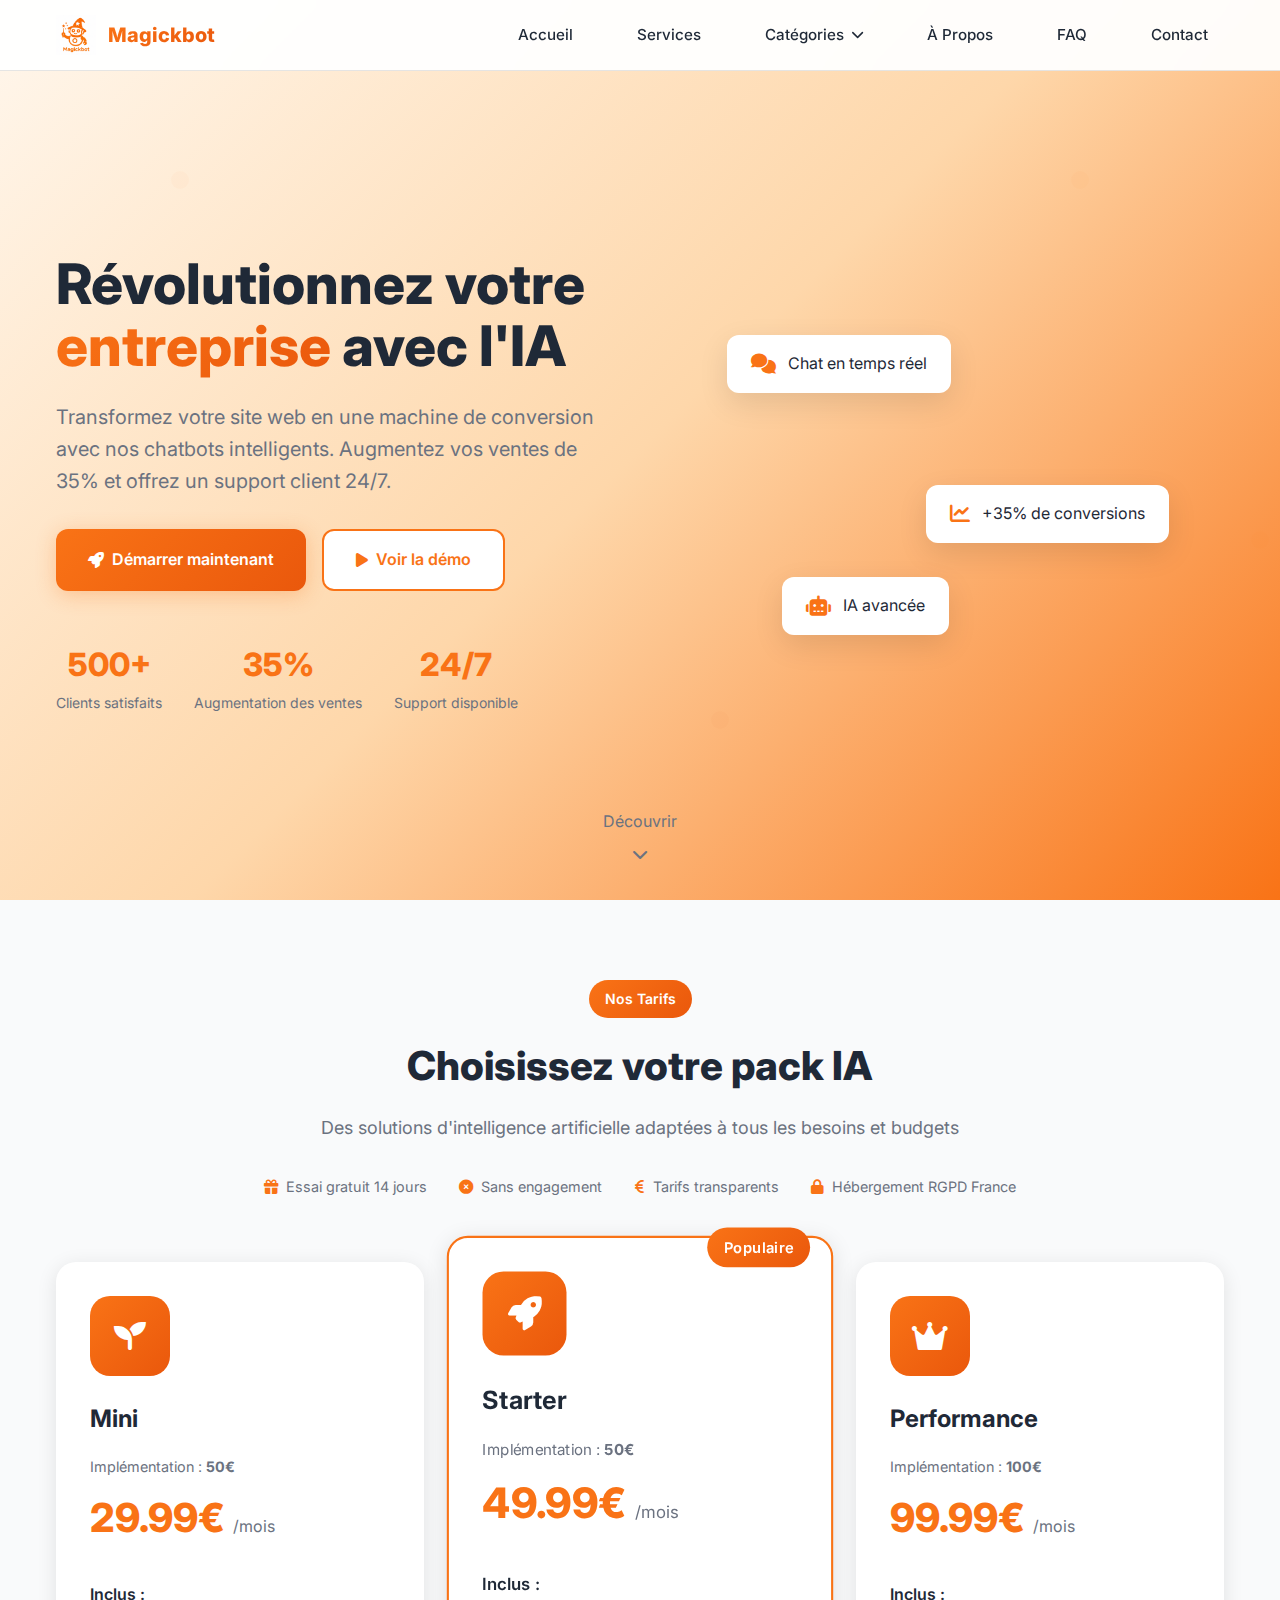
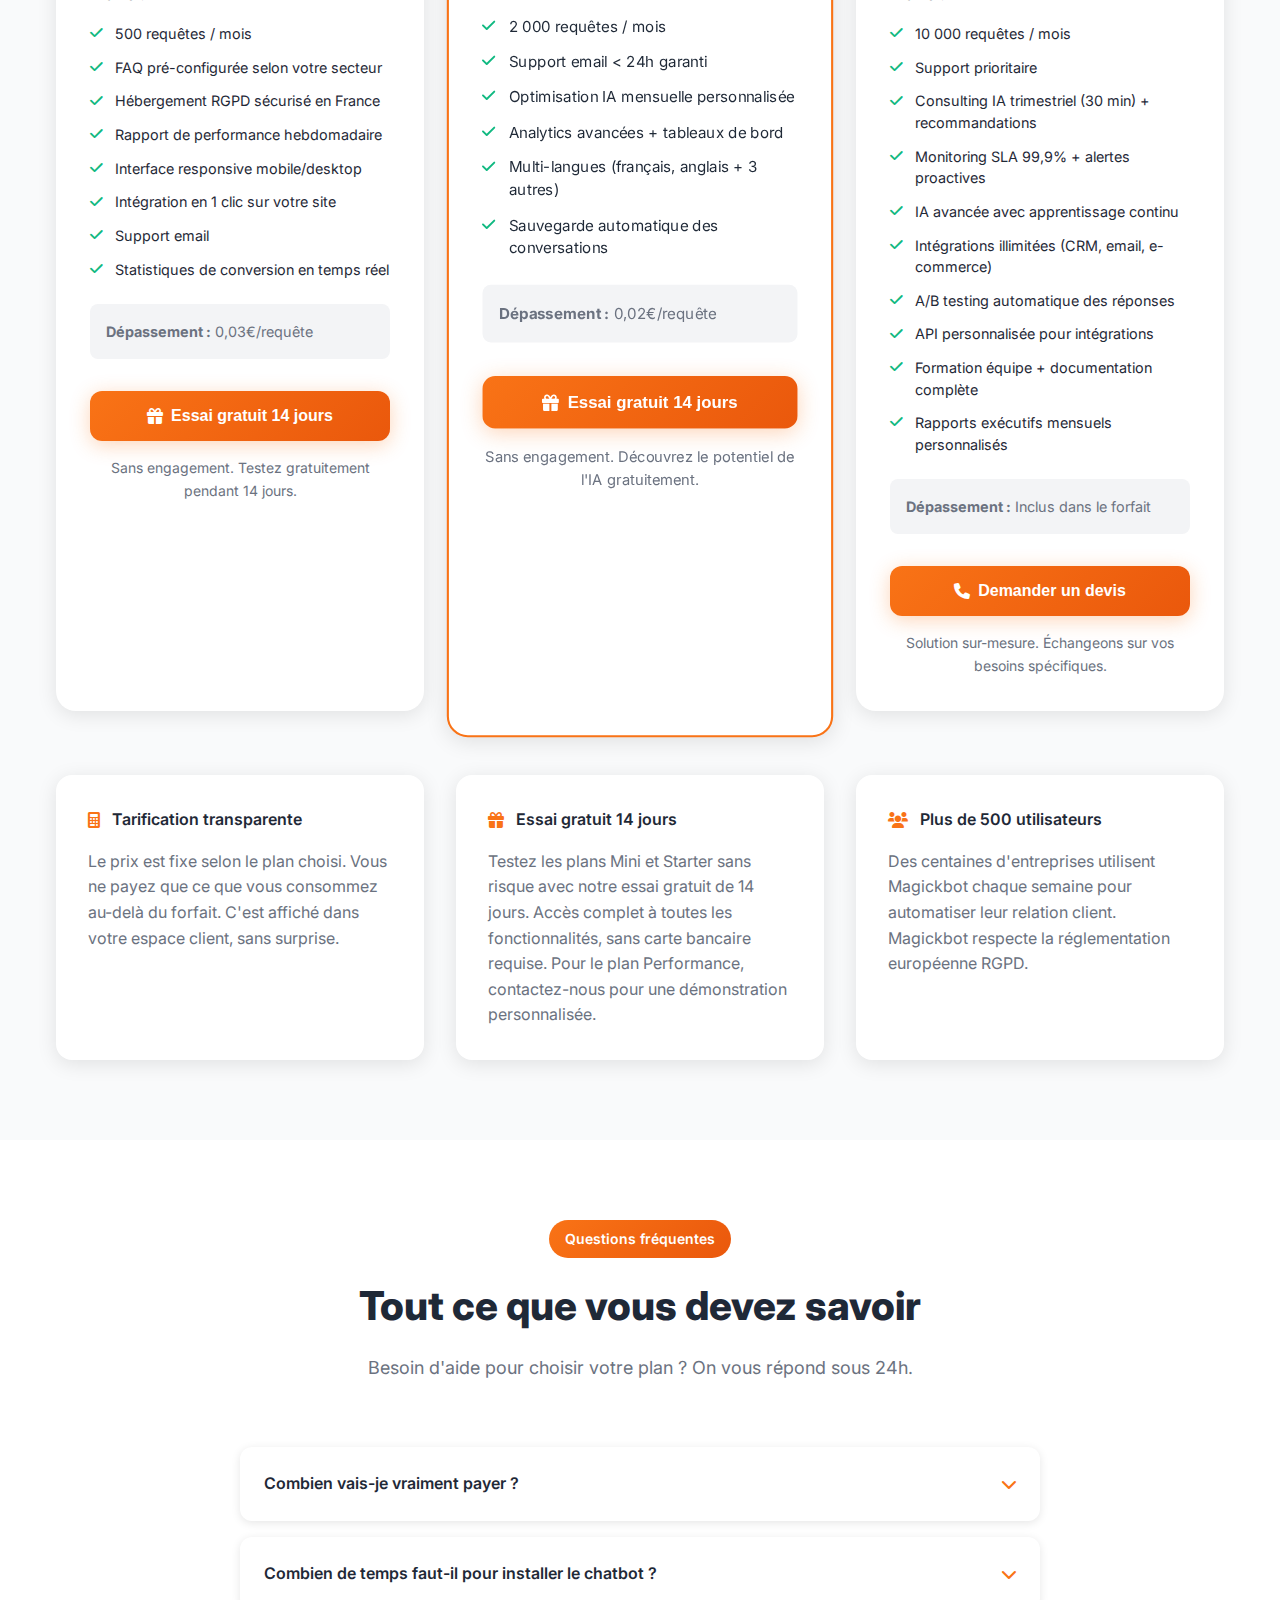
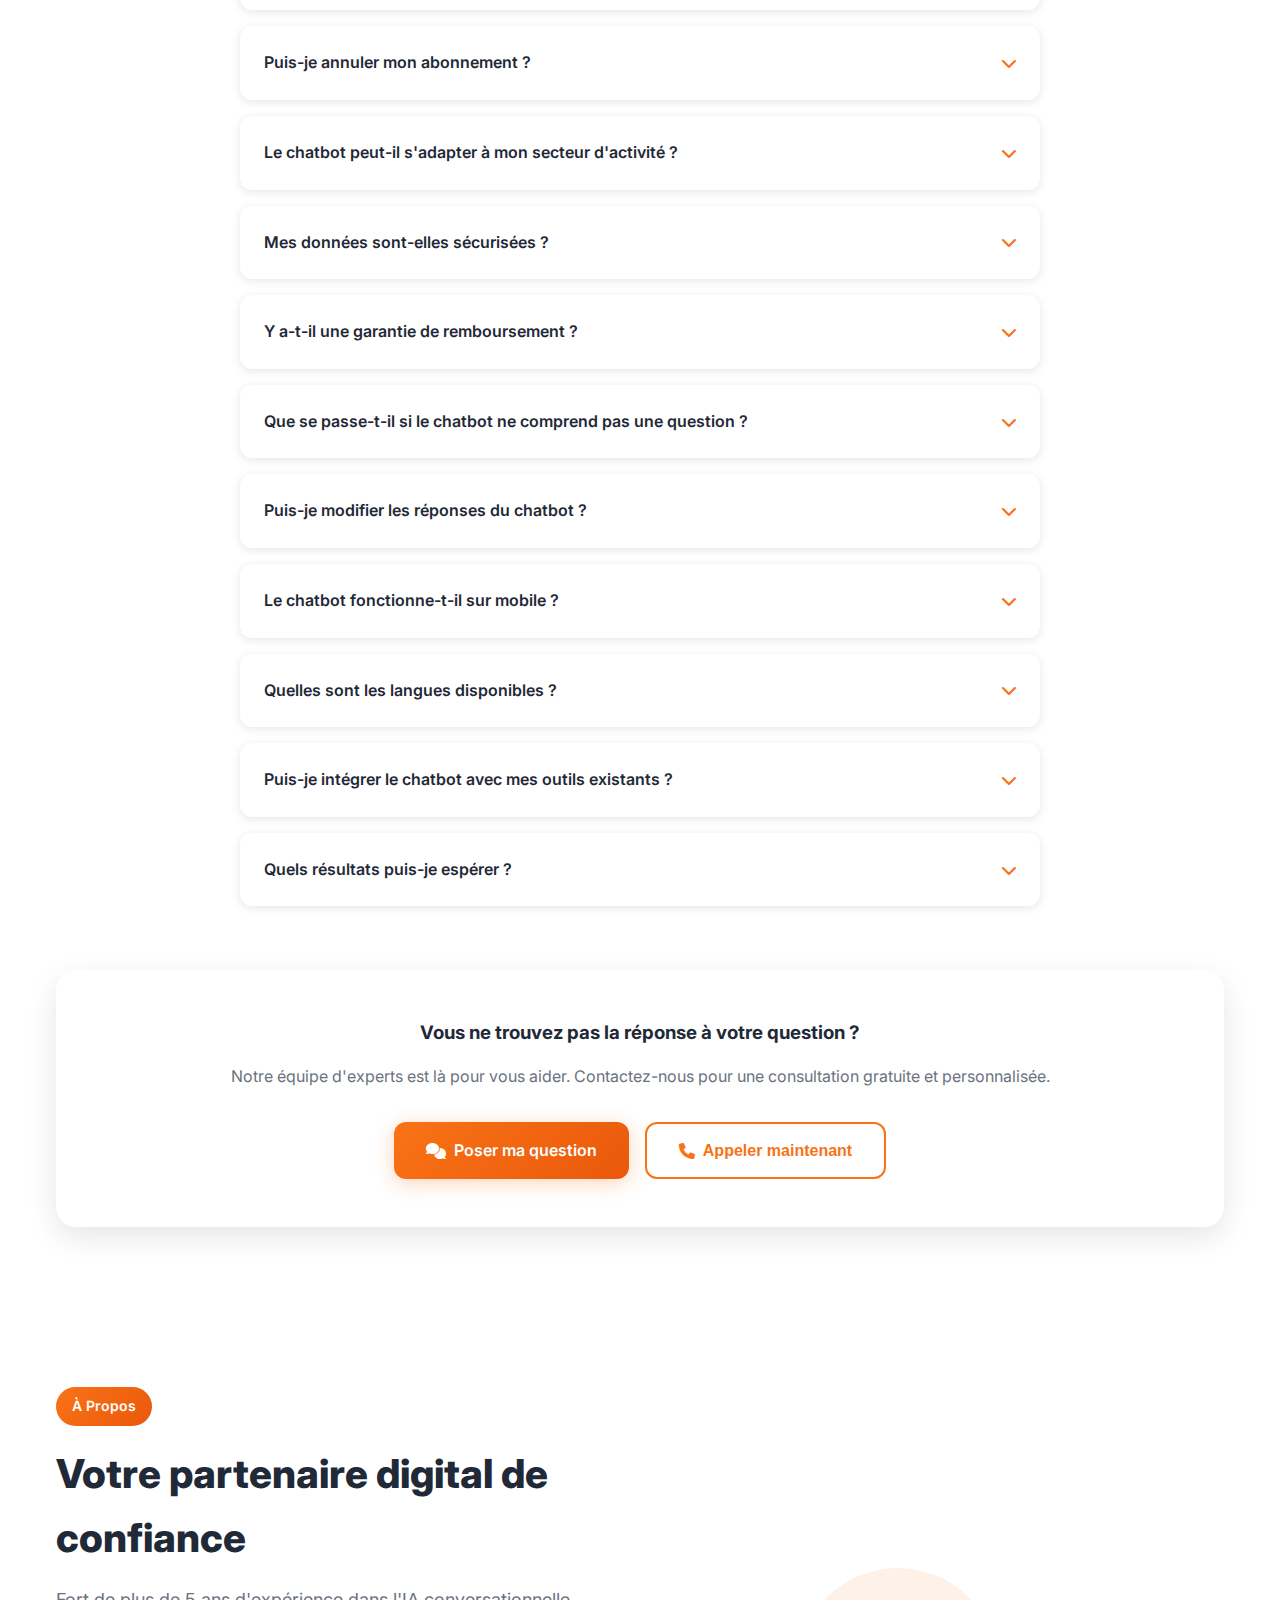
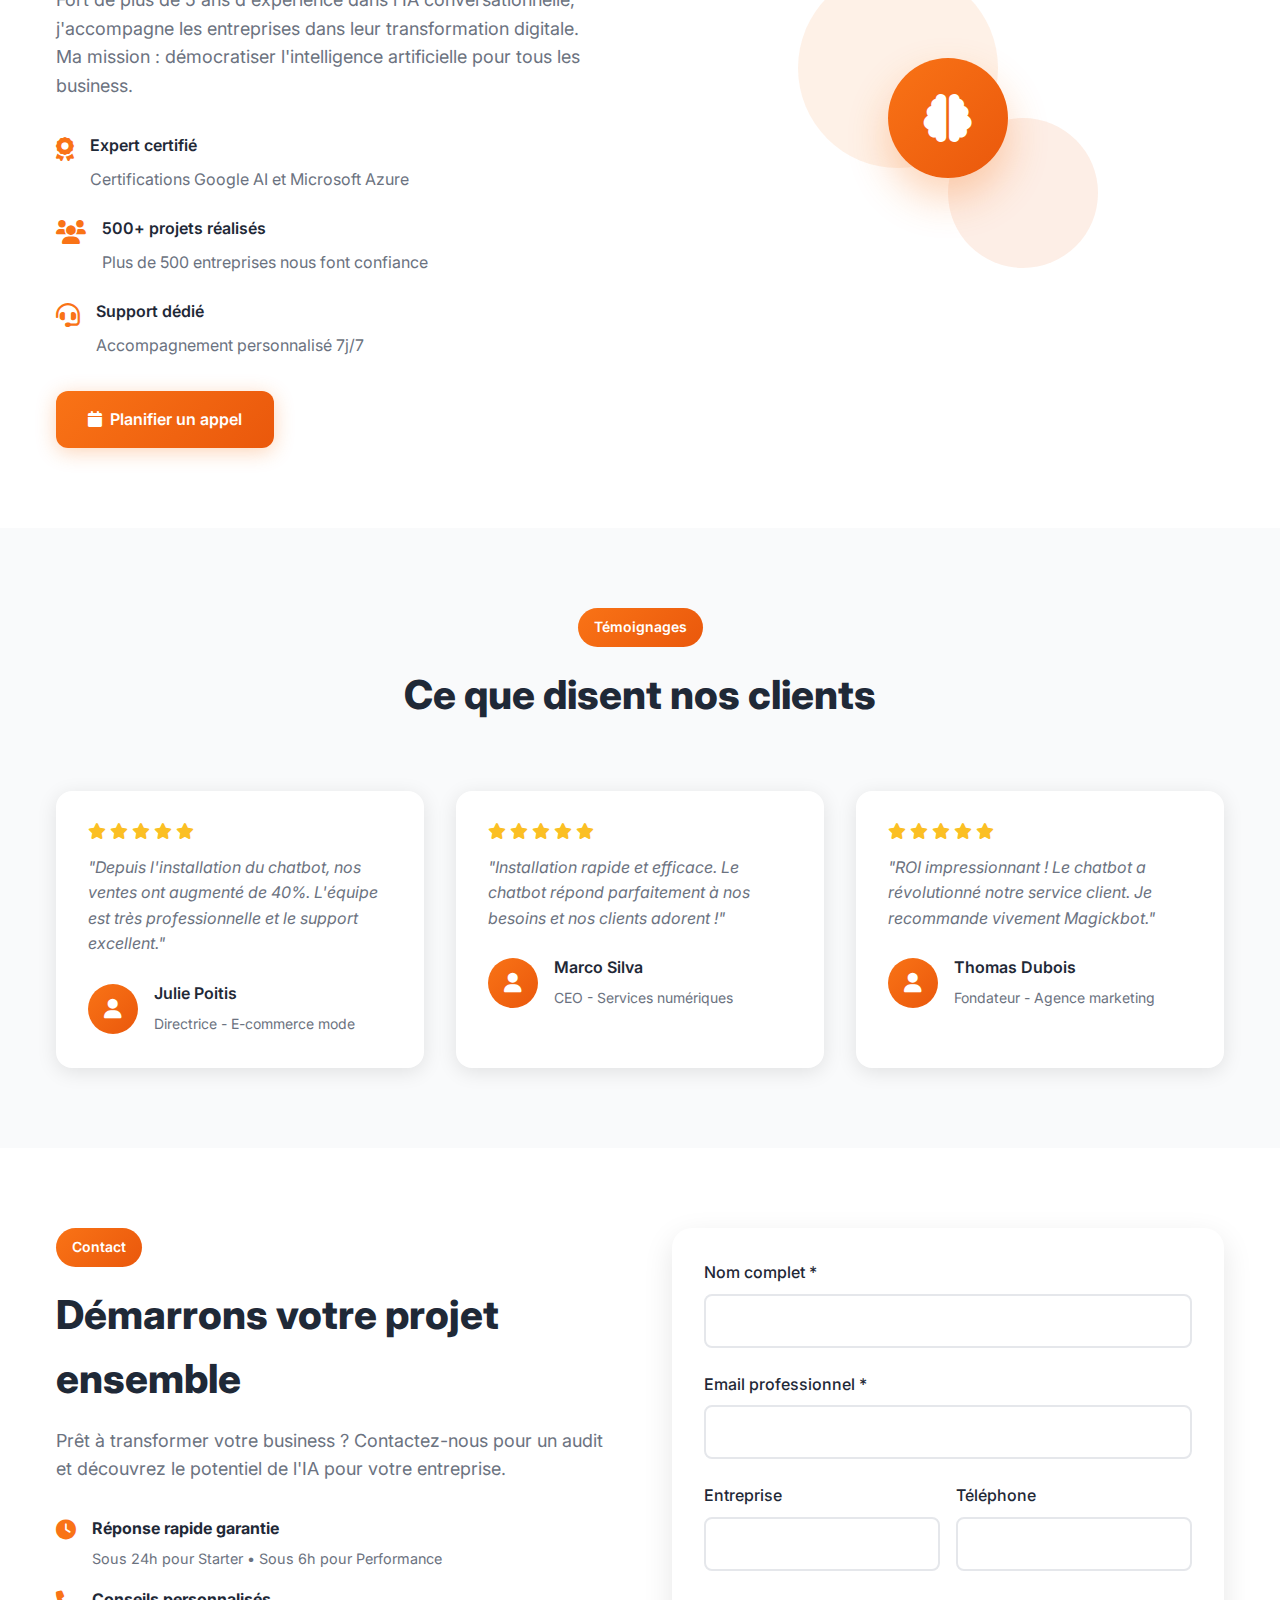
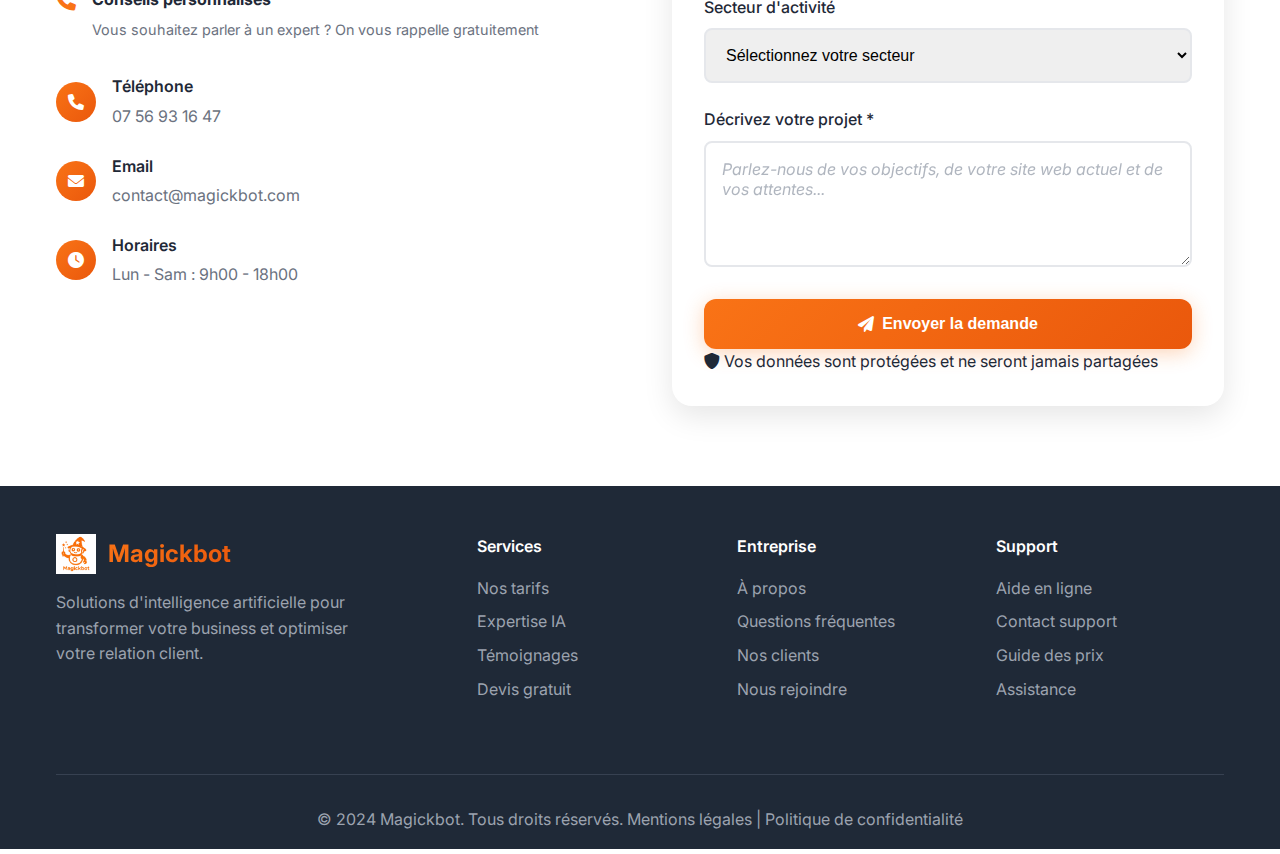
<file: index.html>
<!DOCTYPE html>
<html lang="fr">
<head>
    <meta charset="UTF-8">
    <meta name="viewport" content="width=device-width, initial-scale=1.0">
    <title>Magickbot - Solutions IA pour votre entreprise</title>
    
    <!-- Favicons -->
    <link rel="apple-touch-icon" sizes="180x180" href="favicon_io/apple-touch-icon.png">
    <link rel="icon" type="image/png" sizes="32x32" href="favicon_io/favicon-32x32.png">
    <link rel="icon" type="image/png" sizes="16x16" href="favicon_io/favicon-16x16.png">
    <link rel="manifest" href="favicon_io/site.webmanifest">
    
    <link rel="preconnect" href="https://fonts.googleapis.com">
    <link rel="preconnect" href="https://fonts.gstatic.com" crossorigin>
    <link href="https://fonts.googleapis.com/css2?family=Inter:wght@300;400;500;600;700&family=Poppins:wght@400;500;600;700;800&display=swap" rel="stylesheet">
    <link rel="stylesheet" href="https://cdnjs.cloudflare.com/ajax/libs/font-awesome/6.0.0/css/all.min.css">
    <link rel="stylesheet" href="style.css">
</head>
<body>
    <!-- Header -->
    <header class="header">
        <!-- Navigation sera injectée automatiquement par le script -->
    </header>

    <!-- Hero Section -->
    <section id="accueil" class="hero">
        <div class="hero__container container">
            <div class="hero__content">
                <h1 class="hero__title">
                    Révolutionnez votre <span class="gradient-text" data-text="entreprise">entreprise</span> avec l'IA
                </h1>
                <p class="hero__description">
                    Transformez votre site web en une machine de conversion avec nos chatbots intelligents. 
                    Augmentez vos ventes de 35% et offrez un support client 24/7.
                </p>
                <div class="hero__buttons">
                    <a href="#contact" class="btn btn--primary">
                        <i class="fas fa-rocket"></i>
                        Démarrer maintenant
                    </a>
                    <a href="#services" class="btn btn--secondary">
                        <i class="fas fa-play"></i>
                        Voir la démo
                    </a>
                </div>
                <div class="hero__stats">
                    <div class="stat">
                        <span class="stat__number">500+</span>
                        <span class="stat__label">Clients satisfaits</span>
                    </div>
                    <div class="stat">
                        <span class="stat__number">35%</span>
                        <span class="stat__label">Augmentation des ventes</span>
                    </div>
                    <div class="stat">
                        <span class="stat__number">24/7</span>
                        <span class="stat__label">Support disponible</span>
                    </div>
                </div>
            </div>
            <div class="hero__image">
                <div class="hero__floating-card card-1">
                    <i class="fas fa-comments"></i>
                    <span>Chat en temps réel</span>
                </div>
                <div class="hero__floating-card card-2">
                    <i class="fas fa-chart-line"></i>
                    <span>+35% de conversions</span>
                </div>
                <div class="hero__floating-card card-3">
                    <i class="fas fa-robot"></i>
                    <span>IA avancée</span>
                </div>
            </div>
        </div>
        <div class="hero__scroll">
            <a href="#services" class="scroll-indicator">
                <span class="scroll-text">Découvrir</span>
                <div class="scroll-arrow">
                    <i class="fas fa-chevron-down"></i>
                </div>
            </a>
        </div>
    </section>

    <!-- Services Section -->
    <section id="services" class="services section">
        <div class="container">
            <div class="section__header">
                <span class="section__subtitle">Nos Tarifs</span>
                <h2 class="section__title">Choisissez votre pack IA</h2>
                <p class="section__description">
                    Des solutions d'intelligence artificielle adaptées à tous les besoins et budgets
                </p>
                
                <!-- Guarantees Section -->
                <div class="guarantees__section">
                    <div class="guarantee__item">
                        <i class="fas fa-gift"></i>
                        <span>Essai gratuit 14 jours</span>
                    </div>
                    <div class="guarantee__item">
                        <i class="fas fa-times-circle"></i>
                        <span>Sans engagement</span>
                    </div>
                    <div class="guarantee__item">
                        <i class="fas fa-euro-sign"></i>
                        <span>Tarifs transparents</span>
                    </div>
                    <div class="guarantee__item">
                        <i class="fas fa-lock"></i>
                        <span>Hébergement RGPD France</span>
                    </div>
                </div>
            </div>
            
            <div class="services__grid">
                <div class="service__card" data-aos="fade-up" data-aos-delay="100">
                    <div class="service__icon">
                        <i class="fas fa-seedling"></i>
                    </div>
                    <h3 class="service__title">Mini</h3>
                    <div class="service__pricing">
                        <div class="service__setup">Implémentation : <strong>50€</strong></div>
                        <div class="service__monthly">
                            <span class="service__price">29.99€</span>
                            <span class="service__period">/mois</span>
                        </div>
                    </div>
                    
                    <div class="service__included">
                        <h4>Inclus :</h4>
                        <ul class="service__features">
                            <li><i class="fas fa-check"></i> 500 requêtes / mois</li>
                            <li><i class="fas fa-check"></i> FAQ pré-configurée selon votre secteur</li>
                            <li><i class="fas fa-check"></i> Hébergement RGPD sécurisé en France</li>
                            <li><i class="fas fa-check"></i> Rapport de performance hebdomadaire</li>
                            <li><i class="fas fa-check"></i> Interface responsive mobile/desktop</li>
                            <li><i class="fas fa-check"></i> Intégration en 1 clic sur votre site</li>
                            <li><i class="fas fa-check"></i> Support email</li>
                            <li><i class="fas fa-check"></i> Statistiques de conversion en temps réel</li>
                        </ul>
                    </div>
                    
                    <div class="service__overage">
                        <strong>Dépassement :</strong> 0,03€/requête
                    </div>
                    
                    <button class="btn btn--primary btn--full service__cta">
                        <i class="fas fa-gift"></i>
                        Essai gratuit 14 jours
                    </button>
                    <p class="service__guarantee">
                        Sans engagement. Testez gratuitement pendant 14 jours.
                    </p>
                </div>

                <div class="service__card featured" data-aos="fade-up" data-aos-delay="200">
                    <div class="service__badge">Populaire</div>
                    <div class="service__icon">
                        <i class="fas fa-rocket"></i>
                    </div>
                    <h3 class="service__title">Starter</h3>
                    <div class="service__pricing">
                        <div class="service__setup">Implémentation : <strong>50€</strong></div>
                        <div class="service__monthly">
                            <span class="service__price">49.99€</span>
                            <span class="service__period">/mois</span>
                        </div>
                    </div>
                    
                    <div class="service__included">
                        <h4>Inclus :</h4>
                        <ul class="service__features">
                            <li><i class="fas fa-check"></i> 2 000 requêtes / mois</li>
                            <li><i class="fas fa-check"></i> Support email < 24h garanti</li>
                            <li><i class="fas fa-check"></i> Optimisation IA mensuelle personnalisée</li>
                            <li><i class="fas fa-check"></i> Analytics avancées + tableaux de bord</li>
                            <li><i class="fas fa-check"></i> Multi-langues (français, anglais + 3 autres)</li>
                            <li><i class="fas fa-check"></i> Sauvegarde automatique des conversations</li>
                        </ul>
                    </div>
                    
                    <div class="service__overage">
                        <strong>Dépassement :</strong> 0,02€/requête
                    </div>
                    
                    <button class="btn btn--primary btn--full service__cta">
                        <i class="fas fa-gift"></i>
                        Essai gratuit 14 jours
                    </button>
                    <p class="service__guarantee">
                        Sans engagement. Découvrez le potentiel de l'IA gratuitement.
                    </p>
                </div>

                <div class="service__card" data-aos="fade-up" data-aos-delay="300">
                    <div class="service__icon">
                        <i class="fas fa-crown"></i>
                    </div>
                    <h3 class="service__title">Performance</h3>
                    <div class="service__pricing">
                        <div class="service__setup">Implémentation : <strong>100€</strong></div>
                        <div class="service__monthly">
                            <span class="service__price">99.99€</span>
                            <span class="service__period">/mois</span>
                        </div>
                    </div>
                    
                    <div class="service__included">
                        <h4>Inclus :</h4>
                        <ul class="service__features">
                            <li><i class="fas fa-check"></i> 10 000 requêtes / mois</li>
                            <li><i class="fas fa-check"></i> Support prioritaire</li>
                            <li><i class="fas fa-check"></i> Consulting IA trimestriel (30 min) + recommandations</li>
                            <li><i class="fas fa-check"></i> Monitoring SLA 99,9% + alertes proactives</li>
                            <li><i class="fas fa-check"></i> IA avancée avec apprentissage continu</li>
                            <li><i class="fas fa-check"></i> Intégrations illimitées (CRM, email, e-commerce)</li>
                            <li><i class="fas fa-check"></i> A/B testing automatique des réponses</li>
                            <li><i class="fas fa-check"></i> API personnalisée pour intégrations</li>
                            <li><i class="fas fa-check"></i> Formation équipe + documentation complète</li>
                            <li><i class="fas fa-check"></i> Rapports exécutifs mensuels personnalisés</li>
                        </ul>
                    </div>
                    
                    <div class="service__overage">
                        <strong>Dépassement :</strong> Inclus dans le forfait
                    </div>
                    
                    <button class="btn btn--primary btn--full service__cta">
                        <i class="fas fa-phone"></i>
                        Demander un devis
                    </button>
                    <p class="service__guarantee">
                        Solution sur-mesure. Échangeons sur vos besoins spécifiques.
                    </p>
                </div>
            </div>
            
            <!-- Pricing Clarity Section -->
            <div class="pricing__clarity">
                <div class="clarity__card">
                    <h4><i class="fas fa-calculator"></i> Tarification transparente</h4>
                    <p>Le prix est fixe selon le plan choisi. Vous ne payez que ce que vous consommez au-delà du forfait. C'est affiché dans votre espace client, sans surprise.</p>
                </div>
                <div class="clarity__card">
                    <h4><i class="fas fa-gift"></i> Essai gratuit 14 jours</h4>
                    <p>Testez les plans Mini et Starter sans risque avec notre essai gratuit de 14 jours. Accès complet à toutes les fonctionnalités, sans carte bancaire requise. Pour le plan Performance, contactez-nous pour une démonstration personnalisée.</p>
                </div>
                <div class="clarity__card">
                    <h4><i class="fas fa-users"></i> Plus de 500 utilisateurs</h4>
                    <p>Des centaines d'entreprises utilisent Magickbot chaque semaine pour automatiser leur relation client. Magickbot respecte la réglementation européenne RGPD.</p>
                </div>
            </div>
        </div>
    </section>

    <!-- FAQ Section -->
    <section id="faq" class="faq section">
        <div class="container">
            <div class="section__header">
                <span class="section__subtitle">Questions fréquentes</span>
                <h2 class="section__title">Tout ce que vous devez savoir</h2>
                <p class="section__description">
                    Besoin d'aide pour choisir votre plan ? On vous répond sous 24h.
                </p>
            </div>
            
            <div class="faq__container">
                <div class="faq__item" data-aos="fade-up" data-aos-delay="100">
                    <div class="faq__question">
                        <h4>Combien vais-je vraiment payer ?</h4>
                        <i class="fas fa-chevron-down"></i>
                    </div>
                    <div class="faq__answer">
                        <p>Le prix est fixe selon le plan choisi. Par exemple, avec le plan Starter (19 €/mois), vous êtes facturé uniquement si vous dépassez 2 000 requêtes. Chaque requête supplémentaire coûte 0,002 €. Installation simple, prix maîtrisé, sans surcoût.</p>
                    </div>
                </div>
                
                <div class="faq__item" data-aos="fade-up" data-aos-delay="150">
                    <div class="faq__question">
                        <h4>Combien de temps faut-il pour installer le chatbot ?</h4>
                        <i class="fas fa-chevron-down"></i>
                    </div>
                    <div class="faq__answer">
                        <p>L'installation complète prend généralement 2-3 jours ouvrés. Nous intégrons le chatbot sur votre site, configurons la FAQ personnalisée selon votre secteur, et effectuons tous les tests nécessaires. Vous recevez un guide de prise en main et une formation si nécessaire.</p>
                    </div>
                </div>
                
                <div class="faq__item" data-aos="fade-up" data-aos-delay="200">
                    <div class="faq__question">
                        <h4>Puis-je annuler mon abonnement ?</h4>
                        <i class="fas fa-chevron-down"></i>
                    </div>
                    <div class="faq__answer">
                        <p>Vous pouvez arrêter votre abonnement à tout moment, sans frais ni justificatif. Aucun engagement, il vous suffit de nous contacter par email à contact@magickbot.com ou par téléphone au 07 56 93 16 47 pour demander l'annulation. Votre chatbot reste actif jusqu'à la fin de la période payée.</p>
                    </div>
                </div>
                
                <div class="faq__item" data-aos="fade-up" data-aos-delay="250">
                    <div class="faq__question">
                        <h4>Le chatbot peut-il s'adapter à mon secteur d'activité ?</h4>
                        <i class="fas fa-chevron-down"></i>
                    </div>
                    <div class="faq__answer">
                        <p>Absolument ! Nous personnalisons entièrement le chatbot selon votre secteur : e-commerce, services, immobilier, santé, etc. Il apprend votre vocabulaire métier, vos produits/services, et s'adapte au ton de votre marque. Plus de 500 secteurs d'activité déjà couverts.</p>
                    </div>
                </div>
                
                <div class="faq__item" data-aos="fade-up" data-aos-delay="300">
                    <div class="faq__question">
                        <h4>Mes données sont-elles sécurisées ?</h4>
                        <i class="fas fa-chevron-down"></i>
                    </div>
                    <div class="faq__answer">
                        <p>Magickbot respecte la réglementation européenne RGPD. Vos données sont chiffrées et hébergées en France sur des serveurs sécurisés. Nous ne vendons jamais vos données et vous gardez le contrôle total. Certification ISO 27001 en cours.</p>
                    </div>
                </div>
                
                <div class="faq__item" data-aos="fade-up" data-aos-delay="350">
                    <div class="faq__question">
                        <h4>Y a-t-il une garantie de remboursement ?</h4>
                        <i class="fas fa-chevron-down"></i>
                    </div>
                    <div class="faq__answer">
                        <p>Oui ! Testez Magickbot sans risque avec notre garantie satisfait ou remboursé de 30 jours. Si vous n'êtes pas convaincu, nous vous remboursons intégralement, frais d'installation inclus. Aucune question posée.</p>
                    </div>
                </div>
                
                <div class="faq__item" data-aos="fade-up" data-aos-delay="400">
                    <div class="faq__question">
                        <h4>Que se passe-t-il si le chatbot ne comprend pas une question ?</h4>
                        <i class="fas fa-chevron-down"></i>
                    </div>
                    <div class="faq__answer">
                        <p>Le chatbot transfère automatiquement vers un humain ou collecte les coordonnées du visiteur. Vous recevez un rapport quotidien des questions non comprises pour améliorer continuellement l'IA. Taux de compréhension moyen : 94%.</p>
                    </div>
                </div>
                
                <div class="faq__item" data-aos="fade-up" data-aos-delay="450">
                    <div class="faq__question">
                        <h4>Puis-je modifier les réponses du chatbot ?</h4>
                        <i class="fas fa-chevron-down"></i>
                    </div>
                    <div class="faq__answer">
                        <p>Bien sûr ! Vous avez accès à un panneau d'administration simple pour modifier les réponses, ajouter de nouvelles questions, et personnaliser le comportement. Interface intuitive, aucune compétence technique requise. Formation incluse.</p>
                    </div>
                </div>
                
                <div class="faq__item" data-aos="fade-up" data-aos-delay="500">
                    <div class="faq__question">
                        <h4>Le chatbot fonctionne-t-il sur mobile ?</h4>
                        <i class="fas fa-chevron-down"></i>
                    </div>
                    <div class="faq__answer">
                        <p>Oui, le chatbot est 100% responsive et optimisé pour tous les appareils : smartphone, tablette, ordinateur. Interface adaptative qui s'ajuste automatiquement à la taille d'écran. Plus de 60% des conversations se font sur mobile.</p>
                    </div>
                </div>
                
                <div class="faq__item" data-aos="fade-up" data-aos-delay="550">
                    <div class="faq__question">
                        <h4>Quelles sont les langues disponibles ?</h4>
                        <i class="fas fa-chevron-down"></i>
                    </div>
                    <div class="faq__answer">
                        <p>Le chatbot supporte plus de 50 langues, dont le français, anglais, espagnol, allemand, italien. Détection automatique de la langue du visiteur ou configuration manuelle. Idéal pour les entreprises internationales.</p>
                    </div>
                </div>
                
                <div class="faq__item" data-aos="fade-up" data-aos-delay="600">
                    <div class="faq__question">
                        <h4>Puis-je intégrer le chatbot avec mes outils existants ?</h4>
                        <i class="fas fa-chevron-down"></i>
                    </div>
                    <div class="faq__answer">
                        <p>Oui ! Intégrations natives avec les principaux CRM (Hubspot, Salesforce), outils de mailing (Mailchimp, SendinBlue), et plateformes e-commerce (Shopify, WooCommerce). API disponible pour les intégrations personnalisées.</p>
                    </div>
                </div>
                
                <div class="faq__item" data-aos="fade-up" data-aos-delay="650">
                    <div class="faq__question">
                        <h4>Quels résultats puis-je espérer ?</h4>
                        <i class="fas fa-chevron-down"></i>
                    </div>
                    <div class="faq__answer">
                        <p>Nos clients observent en moyenne : +35% de leads qualifiés, +40% de taux de conversion, -60% de temps de réponse, et +25% de satisfaction client. Résultats variables selon le secteur, mais ROI généralement positif dès le 2ème mois.</p>
                    </div>
                </div>
            </div>
            
            <!-- FAQ Contact CTA -->
            <div class="faq__cta" data-aos="fade-up" data-aos-delay="700">
                <div class="faq__cta-content">
                    <h3>Vous ne trouvez pas la réponse à votre question ?</h3>
                    <p>Notre équipe d'experts est là pour vous aider. Contactez-nous pour une consultation gratuite et personnalisée.</p>
                    <div class="faq__cta-buttons">
                        <a href="#contact" class="btn btn--primary">
                            <i class="fas fa-comments"></i>
                            Poser ma question
                        </a>
                        <button id="phoneBtn" class="btn btn--secondary">
                            <i class="fas fa-phone"></i>
                            Appeler maintenant
                        </button>
                    </div>
                </div>
            </div>
        </div>
    </section>

    <!-- About Section -->
    <section id="about" class="about section">
        <div class="container">
            <div class="about__container">
                <div class="about__content" data-aos="fade-right">
                    <span class="section__subtitle">À Propos</span>
                    <h2 class="section__title">Votre partenaire digital de confiance</h2>
                    <p class="about__description">
                        Fort de plus de 5 ans d'expérience dans l'IA conversationnelle, j'accompagne les entreprises 
                        dans leur transformation digitale. Ma mission : démocratiser l'intelligence artificielle 
                        pour tous les business.
                    </p>
                    
                    <div class="about__features">
                        <div class="about__feature">
                            <i class="fas fa-award"></i>
                            <div>
                                <h4>Expert certifié</h4>
                                <p>Certifications Google AI et Microsoft Azure</p>
                            </div>
                        </div>
                        <div class="about__feature">
                            <i class="fas fa-users"></i>
                            <div>
                                <h4>500+ projets réalisés</h4>
                                <p>Plus de 500 entreprises nous font confiance</p>
                            </div>
                        </div>
                        <div class="about__feature">
                            <i class="fas fa-headset"></i>
                            <div>
                                <h4>Support dédié</h4>
                                <p>Accompagnement personnalisé 7j/7</p>
                            </div>
                        </div>
                    </div>

                    <a href="#contact" class="btn btn--primary">
                        <i class="fas fa-calendar"></i>
                        Planifier un appel
                    </a>
                </div>
                
                <div class="about__image" data-aos="fade-left">
                    <div class="about__image-wrapper">
                        <div class="about__decoration decoration-1"></div>
                        <div class="about__decoration decoration-2"></div>
                        <div class="about__main-visual">
                            <i class="fas fa-brain"></i>
                        </div>
                    </div>
                </div>
            </div>
        </div>
    </section>

    <!-- Testimonials Section -->
    <section id="testimonials" class="testimonials section">
        <div class="container">
            <div class="section__header">
                <span class="section__subtitle">Témoignages</span>
                <h2 class="section__title">Ce que disent nos clients</h2>
            </div>
            
            <div class="testimonials__grid">
                <div class="testimonial__card" data-aos="fade-up" data-aos-delay="100">
                    <div class="testimonial__rating">
                        <i class="fas fa-star"></i>
                        <i class="fas fa-star"></i>
                        <i class="fas fa-star"></i>
                        <i class="fas fa-star"></i>
                        <i class="fas fa-star"></i>
                    </div>
                    <p class="testimonial__text">
                        "Depuis l'installation du chatbot, nos ventes ont augmenté de 40%. 
                        L'équipe est très professionnelle et le support excellent."
                    </p>
                    <div class="testimonial__author">
                        <div class="testimonial__avatar">
                            <i class="fas fa-user"></i>
                        </div>
                        <div class="testimonial__info">
                            <h4>Julie Poitis</h4>
                            <span>Directrice - E-commerce mode</span>
                        </div>
                    </div>
                </div>

                <div class="testimonial__card" data-aos="fade-up" data-aos-delay="200">
                    <div class="testimonial__rating">
                        <i class="fas fa-star"></i>
                        <i class="fas fa-star"></i>
                        <i class="fas fa-star"></i>
                        <i class="fas fa-star"></i>
                        <i class="fas fa-star"></i>
                    </div>
                    <p class="testimonial__text">
                        "Installation rapide et efficace. Le chatbot répond parfaitement 
                        à nos besoins et nos clients adorent !"
                    </p>
                    <div class="testimonial__author">
                        <div class="testimonial__avatar">
                            <i class="fas fa-user"></i>
                        </div>
                        <div class="testimonial__info">
                            <h4>Marco Silva</h4>
                            <span>CEO - Services numériques</span>
                        </div>
                    </div>
                </div>

                <div class="testimonial__card" data-aos="fade-up" data-aos-delay="300">
                    <div class="testimonial__rating">
                        <i class="fas fa-star"></i>
                        <i class="fas fa-star"></i>
                        <i class="fas fa-star"></i>
                        <i class="fas fa-star"></i>
                        <i class="fas fa-star"></i>
                    </div>
                    <p class="testimonial__text">
                        "ROI impressionnant ! Le chatbot a révolutionné notre service client. 
                        Je recommande vivement Magickbot."
                    </p>
                    <div class="testimonial__author">
                        <div class="testimonial__avatar">
                            <i class="fas fa-user"></i>
                        </div>
                        <div class="testimonial__info">
                            <h4>Thomas Dubois</h4>
                            <span>Fondateur - Agence marketing</span>
                        </div>
                    </div>
                </div>
            </div>
        </div>
    </section>

    <!-- Contact Section -->
    <section id="contact" class="contact section">
        <div class="container">
            <div class="contact__container">
                <div class="contact__info" data-aos="fade-right">
                    <span class="section__subtitle">Contact</span>
                    <h2 class="section__title">Démarrons votre projet ensemble</h2>
                    <p class="contact__description">
                        Prêt à transformer votre business ? Contactez-nous pour un audit et découvrez le potentiel de l'IA pour votre entreprise.
                    </p>
                    
                    <div class="contact__guarantee">
                        <div class="contact__guarantee-item">
                            <i class="fas fa-clock"></i>
                            <div class="contact__guarantee-text">
                                <strong>Réponse rapide garantie</strong>
                                <span>Sous 24h pour Starter • Sous 6h pour Performance</span>
                            </div>
                        </div>
                        <div class="contact__guarantee-item">
                            <i class="fas fa-phone"></i>
                            <div class="contact__guarantee-text">
                                <strong>Conseils personnalisés</strong>
                                <span>Vous souhaitez parler à un expert ? On vous rappelle gratuitement</span>
                            </div>
                        </div>
                    </div>
                    
                    <div class="contact__details">
                        <div class="contact__detail">
                            <i class="fas fa-phone"></i>
                            <div>
                                <h4>Téléphone</h4>
                                <p>07 56 93 16 47</p>
                            </div>
                        </div>
                        <div class="contact__detail">
                            <i class="fas fa-envelope"></i>
                            <div>
                                <h4>Email</h4>
                                <p>contact@magickbot.com</p>
                            </div>
                        </div>
                        <div class="contact__detail">
                            <i class="fas fa-clock"></i>
                            <div>
                                <h4>Horaires</h4>
                                <p>Lun - Sam : 9h00 - 18h00</p>
                            </div>
                        </div>
                    </div>
                </div>
                
                <form class="contact__form" id="contactForm" data-aos="fade-left">
                    <div id="form-messages" class="form__messages"></div>
                    
                    <div class="form__group">
                        <label for="nom" class="form__label">Nom complet *</label>
                        <input type="text" id="nom" name="nom" class="form__input" required>
                    </div>
                    
                    <div class="form__group">
                        <label for="email" class="form__label">Email professionnel *</label>
                        <input type="email" id="email" name="email" class="form__input" required>
                    </div>
                    
                    <div class="form__row">
                        <div class="form__group">
                            <label for="entreprise" class="form__label">Entreprise</label>
                            <input type="text" id="entreprise" name="entreprise" class="form__input">
                        </div>
                        <div class="form__group">
                            <label for="telephone" class="form__label">Téléphone</label>
                            <input type="tel" id="telephone" name="telephone" class="form__input">
                        </div>
                    </div>
                    
                    <div class="form__group">
                        <label for="secteur" class="form__label">Secteur d'activité</label>
                        <select id="secteur" name="secteur" class="form__input">
                            <option value="">Sélectionnez votre secteur</option>
                            <option value="E-commerce">E-commerce</option>
                            <option value="Services aux entreprises">Services aux entreprises</option>
                            <option value="Immobilier">Immobilier</option>
                            <option value="Santé & Bien-être">Santé & Bien-être</option>
                            <option value="Formation & Éducation">Formation & Éducation</option>
                            <option value="Restaurant & Hôtellerie">Restaurant & Hôtellerie</option>
                            <option value="Finance & Assurance">Finance & Assurance</option>
                            <option value="Industrie & Manufacturing">Industrie & Manufacturing</option>
                            <option value="Marketing & Communication">Marketing & Communication</option>
                            <option value="Autre">Autre</option>
                        </select>
                    </div>
                    
                    <div class="form__group">
                        <label for="message" class="form__label">Décrivez votre projet *</label>
                        <textarea id="message" name="message" rows="5" class="form__input form__textarea" 
                                  placeholder="Parlez-nous de vos objectifs, de votre site web actuel et de vos attentes..." required></textarea>
                    </div>
                    
                    <button type="submit" class="btn btn--primary btn--full" id="submitBtn">
                        <i class="fas fa-paper-plane"></i>
                        <span>Envoyer la demande</span>
                    </button>
                    
                    <p class="form__privacy">
                        <i class="fas fa-shield-alt"></i>
                        Vos données sont protégées et ne seront jamais partagées
                    </p>
                </form>
            </div>
        </div>
    </section>

    <!-- Footer -->
    <footer class="footer">
        <div class="container">
            <div class="footer__container">
                <div class="footer__content">
                    <div class="footer__brand">
                        <div class="footer__logo">
                            <img src="logo_magickbot.png" alt="Magickbot Logo" class="footer__logo-img">
                            <span>Magickbot</span>
                        </div>
                        <p class="footer__description">
                            Solutions d'intelligence artificielle pour transformer votre business 
                            et optimiser votre relation client.
                        </p>
                    </div>
                    
                    <div class="footer__links">
                        <div class="footer__group">
                            <h4 class="footer__title">Services</h4>
                            <ul class="footer__list">
                                <li><a href="#services" class="footer__link">Nos tarifs</a></li>
                                <li><a href="#about" class="footer__link">Expertise IA</a></li>
                                <li><a href="#testimonials" class="footer__link">Témoignages</a></li>
                                <li><a href="#contact" class="footer__link">Devis gratuit</a></li>
                            </ul>
                        </div>
                        
                        <div class="footer__group">
                            <h4 class="footer__title">Entreprise</h4>
                            <ul class="footer__list">
                                <li><a href="#about" class="footer__link">À propos</a></li>
                                <li><a href="#faq" class="footer__link">Questions fréquentes</a></li>
                                <li><a href="#testimonials" class="footer__link">Nos clients</a></li>
                                <li><a href="#contact" class="footer__link">Nous rejoindre</a></li>
                            </ul>
                        </div>
                        
                        <div class="footer__group">
                            <h4 class="footer__title">Support</h4>
                            <ul class="footer__list">
                                <li><a href="#faq" class="footer__link">Aide en ligne</a></li>
                                <li><a href="#contact" class="footer__link">Contact support</a></li>
                                <li><a href="#services" class="footer__link">Guide des prix</a></li>
                                <li><a href="#contact" class="footer__link">Assistance</a></li>
                            </ul>
                        </div>
                    </div>
                </div>
                
                <div class="footer__bottom">
                    <p class="footer__copy">
                        &copy; 2024 Magickbot. Tous droits réservés. 
                        <a href="mentions-legales.html" class="footer__legal">Mentions légales</a> | 
                        <a href="politique-confidentialite.html" class="footer__legal">Politique de confidentialité</a>
                    </p>
                </div>
            </div>
        </div>
    </footer>

    <!-- Scripts -->
    <script src="js/navigation.js"></script>
    <script src="https://unpkg.com/aos@2.3.1/dist/aos.js"></script>
    <script>
        // Initialize AOS
        AOS.init({
            duration: 1000,
            once: true,
            offset: 100
        });

        // Le code de navigation est maintenant géré par navigation.js
        // Garder seulement le code spécifique à cette page

        // FAQ Toggle functionality
        document.querySelectorAll('.faq__question').forEach(question => {
            question.addEventListener('click', () => {
                const faqItem = question.parentElement;
                const isActive = faqItem.classList.contains('active');
                
                document.querySelectorAll('.faq__item').forEach(item => {
                    item.classList.remove('active');
                });
                
                if (!isActive) {
                    faqItem.classList.add('active');
                }
            });
        });

        // Service CTA buttons - redirect to contact form
        document.querySelectorAll('.service__cta').forEach(button => {
            button.addEventListener('click', (e) => {
                e.preventDefault();
                const contactSection = document.getElementById('contact');
                if (contactSection) {
                    contactSection.scrollIntoView({
                        behavior: 'smooth',
                        block: 'start'
                    });
                    setTimeout(() => {
                        const nameInput = document.getElementById('nom');
                        if (nameInput) {
                            nameInput.focus();
                        }
                    }, 1000);
                }
            });
        });

        // Phone button functionality
        const phoneBtn = document.getElementById('phoneBtn');
        if (phoneBtn) {
            phoneBtn.addEventListener('click', (e) => {
                e.preventDefault();
                const originalText = phoneBtn.innerHTML;
                
                phoneBtn.innerHTML = '<i class="fas fa-phone"></i> 07 56 93 16 47';
                phoneBtn.style.background = '#28a745';
                phoneBtn.style.borderColor = '#28a745';
                
                setTimeout(() => {
                    phoneBtn.innerHTML = originalText;
                    phoneBtn.style.background = '';
                    phoneBtn.style.borderColor = '';
                }, 3000);
            });
        }

        // Utility functions for messages
        function showMessage(message, type, shouldScroll = true) {
            const formMessages = document.getElementById('form-messages');
            const icon = type === 'success' ? 'fas fa-check-circle' : 
                         type === 'info' ? 'fas fa-info-circle' : 'fas fa-exclamation-triangle';
            const bgColor = type === 'success' ? '#10b981' : 
                           type === 'info' ? '#3b82f6' : '#ef4444';
                           
            formMessages.innerHTML = `
                <div class="form__message form__message--${type}" style="
                    background: linear-gradient(135deg, ${bgColor}15, ${bgColor}08);
                    border: 1px solid ${bgColor}30;
                    border-radius: 12px;
                    padding: 20px;
                    margin: 20px 0;
                    display: flex;
                    align-items: center;
                    gap: 15px;
                    color: ${type === 'success' ? '#065f46' : '#fff'};
                    animation: slideInUp 0.5s ease-out;
                ">
                    <i class="${icon}" style="font-size: 24px; color: ${bgColor};"></i>
                    <div style="flex: 1;">
                        ${message}
                    </div>
                </div>
            `;
            
            if (shouldScroll && type === 'error') {
                formMessages.scrollIntoView({ behavior: 'smooth', block: 'nearest' });
            } 
            
            if (type !== 'success') {
                setTimeout(() => {
                    if (formMessages.innerHTML && !formMessages.innerHTML.includes('form__message--success-special')) {
                        formMessages.style.opacity = '0';
                        formMessages.style.transform = 'translateY(-10px)';
                        formMessages.style.transition = 'all 0.3s ease';
                        setTimeout(() => {
                            formMessages.innerHTML = '';
                            formMessages.style.opacity = '1';
                            formMessages.style.transform = 'translateY(0)';
                        }, 300);
                    }
                }, 5000);
            }
        }

        function showSuccessMessage(nom, shouldScroll = false) {
            const formMessages = document.getElementById('form-messages');
            createConfetti();
            
            const successMessage = `
                <div class="form__message form__message--success-special" style="
                    background: linear-gradient(135deg, #10b98120, #10b98108);
                    border: 2px solid #10b981;
                    border-radius: 16px;
                    padding: 30px;
                    margin: 25px 0;
                    display: flex;
                    flex-direction: column;
                    align-items: center;
                    text-align: center;
                    animation: successPulse 0.8s ease-out;
                    box-shadow: 0 10px 30px rgba(16, 185, 129, 0.2);
                ">
                    <h3 style="margin: 0 0 15px 0; color: #065f46; font-size: 1.4rem;">
                        🎉 Merci ${nom} !
                    </h3>
                    <p style="margin: 0 0 20px 0; font-size: 1.1rem; line-height: 1.6;">
                        Votre demande a été envoyée avec succès !<br>
                        <strong>Nous vous recontacterons dans les 24h</strong> pour discuter de votre projet.
                    </p>
                    <div style="
                        background: #10b981;
                        border-radius: 50%;
                        width: 60px;
                        height: 60px;
                        display: flex;
                        align-items: center;
                        justify-content: center;
                        margin-bottom: 20px;
                        animation: checkmark 0.6s ease-in-out 0.3s both;
                    ">
                        <i class="fas fa-check" style="color: white; font-size: 28px;"></i>
                    </div>
                    <p style="margin: 0; font-size: 0.95rem; color: #047857;">
                        📧 Un email de confirmation a été envoyé à votre adresse<br>
                        📞 Notre expert vous contactera rapidement<br>
                        🚀 En attendant, découvrez nos <a href="#services" style="color: #059669; text-decoration: underline;">solutions IA</a>
                    </p>
                </div>
            `;
            
            formMessages.innerHTML = successMessage;
            
            if (shouldScroll) {
                formMessages.scrollIntoView({ behavior: 'smooth', block: 'nearest' });
            }   
            
            setTimeout(() => {
                if (formMessages.innerHTML) {
                    formMessages.style.opacity = '0';
                    formMessages.style.transform = 'translateY(-20px)';
                    formMessages.style.transition = 'all 0.5s ease';
                    setTimeout(() => {
                        formMessages.innerHTML = '';
                        formMessages.style.opacity = '1';
                        formMessages.style.transform = 'translateY(0)';
                    }, 500);
                }
            }, 12000);
        }   
        
        function createConfetti() {
            for (let i = 0; i < 50; i++) {
                createConfettiPiece();
            }
        }
        
        function createConfettiPiece() {
            const confetti = document.createElement('div');
            confetti.style.cssText = `
                position: fixed;
                width: 10px;
                height: 10px;
                background: ${['#10b981', '#3b82f6', '#f59e0b', '#ef4444', '#8b5cf6'][Math.floor(Math.random() * 5)]};
                top: -10px;
                left: ${Math.random() * 100}vw;
                z-index: 9999;
                pointer-events: none;
                animation: confettiFall ${2 + Math.random() * 3}s linear forwards;
            `;
            
            document.body.appendChild(confetti);
            
            setTimeout(() => {
                if (confetti.parentNode) {
                    confetti.parentNode.removeChild(confetti);
                }
            }, 3000);
        }

        // Contact form handling
        const contactForm = document.getElementById('contactForm');
        const submitBtn = document.getElementById('submitBtn');
        const API_BASE_URL = 'https://magickbot.onrender.com';
        
        if (contactForm) {
            contactForm.addEventListener('submit', async function(e) {
                e.preventDefault();
                e.stopPropagation();
                
                const nom = document.getElementById('nom').value.trim();
                const email = document.getElementById('email').value.trim();
                const message = document.getElementById('message').value.trim();
                const entreprise = document.getElementById('entreprise').value.trim();
                const telephone = document.getElementById('telephone').value.trim();
                const secteur = document.getElementById('secteur').value.trim();
                
                if (!nom || !email || !message) {
                    showMessage('⚠️ Veuillez remplir tous les champs obligatoires.', 'error');
                    return;
                }
                
                const emailRegex = /^[^\s@]+@[^\s@]+\.[^\s@]+$/;
                if (!emailRegex.test(email)) {
                    showMessage('⚠️ Veuillez entrer une adresse email valide.', 'error');
                    return;
                }
                
                const currentScrollPosition = window.pageYOffset;
                
                submitBtn.disabled = true;
                submitBtn.innerHTML = '<i class="fas fa-spinner fa-spin"></i> <span>Envoi en cours...</span>';
                
                showMessage('📤 Envoi de votre demande en cours...', 'info', false);
                
                try {
                    const controller = new AbortController();
                    const timeoutId = setTimeout(() => controller.abort(), 15000);
                    
                    const requestData = {
                        nom,
                        email,
                        entreprise,
                        telephone,
                        secteur,
                        message
                    };
                    
                    console.log('Tentative d\'envoi vers:', `${API_BASE_URL}/api/contact`);
                    const response = await fetch(`${API_BASE_URL}/api/contact`, {
                        method: 'POST',
                        headers: {
                            'Content-Type': 'application/json',
                        },
                        body: JSON.stringify(requestData),
                        signal: controller.signal
                    });
                    
                    clearTimeout(timeoutId);
                    console.log('Réponse reçue:', response.status, response.statusText);
                    const data = await response.json();
                    console.log('Données de réponse:', data);
                    
                    if (data.success) {
                        window.scrollTo({ top: currentScrollPosition, behavior: 'instant' });
                        showSuccessMessage(nom, false);
                        contactForm.reset();
                    } else {
                        showMessage(`❌ ${data.message || 'Erreur lors de l\'envoi. Veuillez réessayer.'}`, 'error');
                    }
                } catch (error) {
                    console.error('Erreur complète:', error);
                    let errorMessage = '❌ ';
                    if (error.name === 'AbortError') {
                        errorMessage += 'Timeout: La requête prend trop de temps. Veuillez réessayer.';
                    } else if (error.message.includes('Failed to fetch') || error.message.includes('NetworkError')) {
                        errorMessage += 'Problème de connexion. Vérifiez votre connexion internet.';
                    } else if (error.message.includes('CORS')) {
                        errorMessage += 'Problème de configuration serveur (CORS). Contactez l\'administrateur.';
                    } else {
                        errorMessage += `Erreur: ${error.message}`;
                    }
                    showMessage(errorMessage, 'error');
                    
                    console.log('Mode fallback activé - simulation de succès');
                    setTimeout(() => {
                        window.scrollTo({ top: currentScrollPosition, behavior: 'instant' });
                        showSuccessMessage(nom, false);
                        contactForm.reset();
                    }, 2000);
                } finally {
                    submitBtn.disabled = false;
                    submitBtn.innerHTML = '<i class="fas fa-paper-plane"></i> <span>Envoyer la demande</span>';
                }
            });
        }
        
        // API connectivity test
        async function testAPIConnectivity() {
            try {
                const response = await fetch(`${API_BASE_URL}/api/health`, {
                    method: 'GET',
                    headers: {
                        'Content-Type': 'application/json',
                    },
                });
                
                if (response.ok) {
                    console.log('✅ API accessible');
                } else {
                    console.warn('⚠️ API répond mais avec erreur:', response.status);
                }
            } catch (error) {
                console.warn('⚠️ API non accessible:', error.message);
                console.log('Mode développement: les soumissions de formulaire seront simulées');
            }
        }
        
        testAPIConnectivity();
        
        // Add confetti animation styles
        const confettiStyles = document.createElement('style');
        confettiStyles.textContent = `
            @keyframes confettiFall {
                to {
                    transform: translateY(100vh) rotate(720deg);
                }
            }
        `;
        document.head.appendChild(confettiStyles);
    </script>
</body>
</html>
</file>
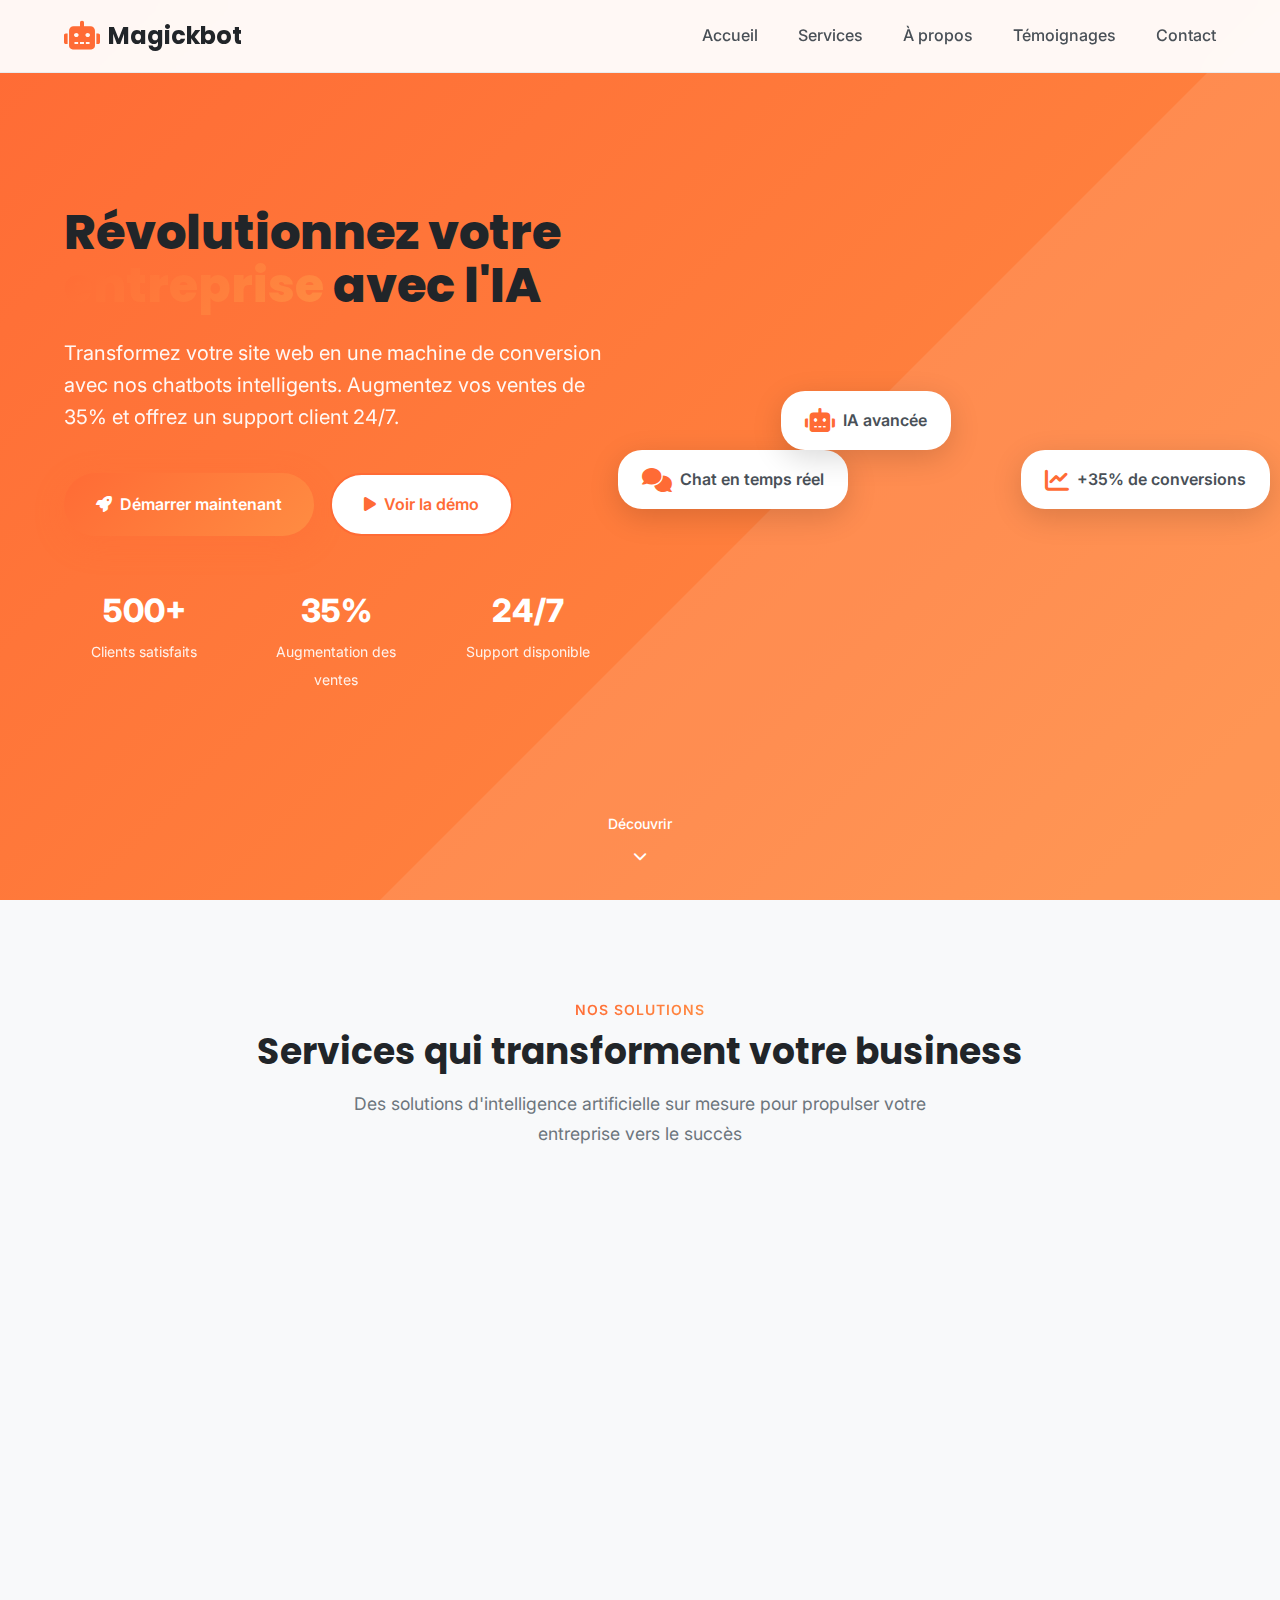
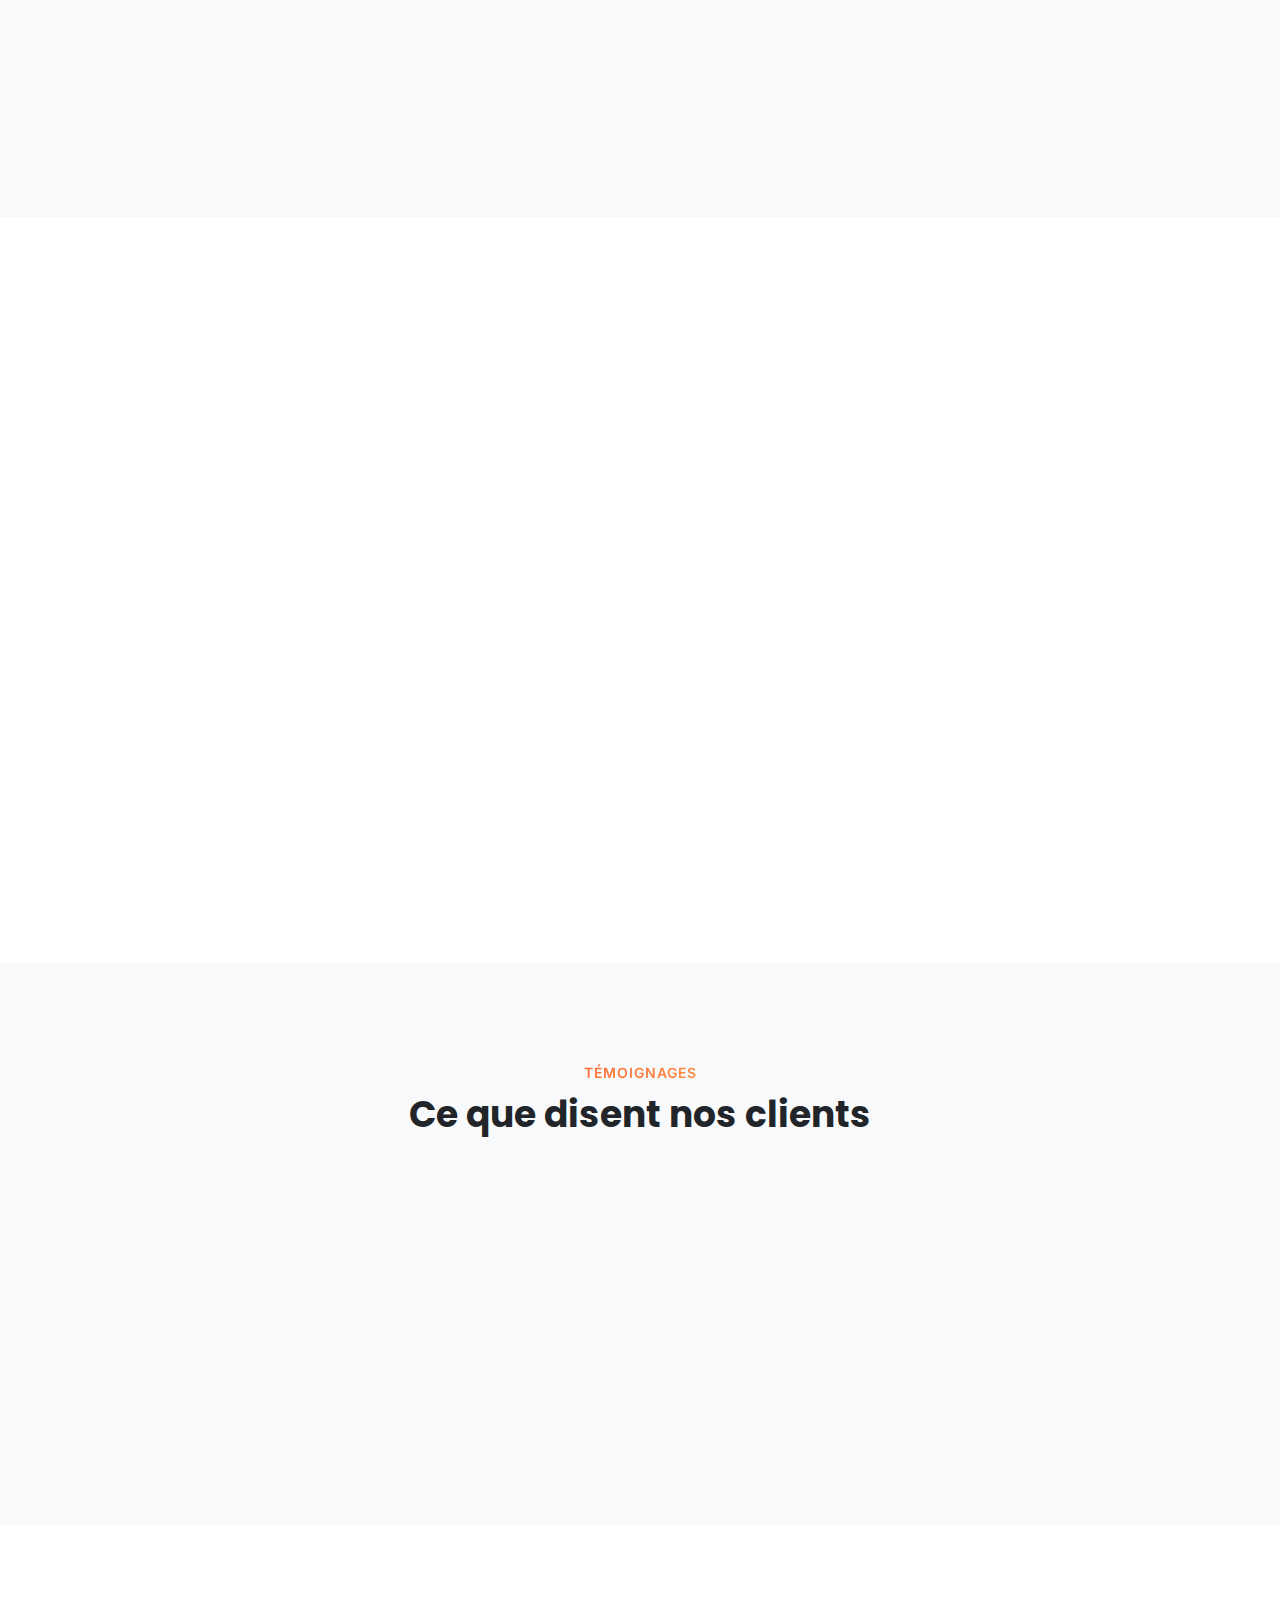
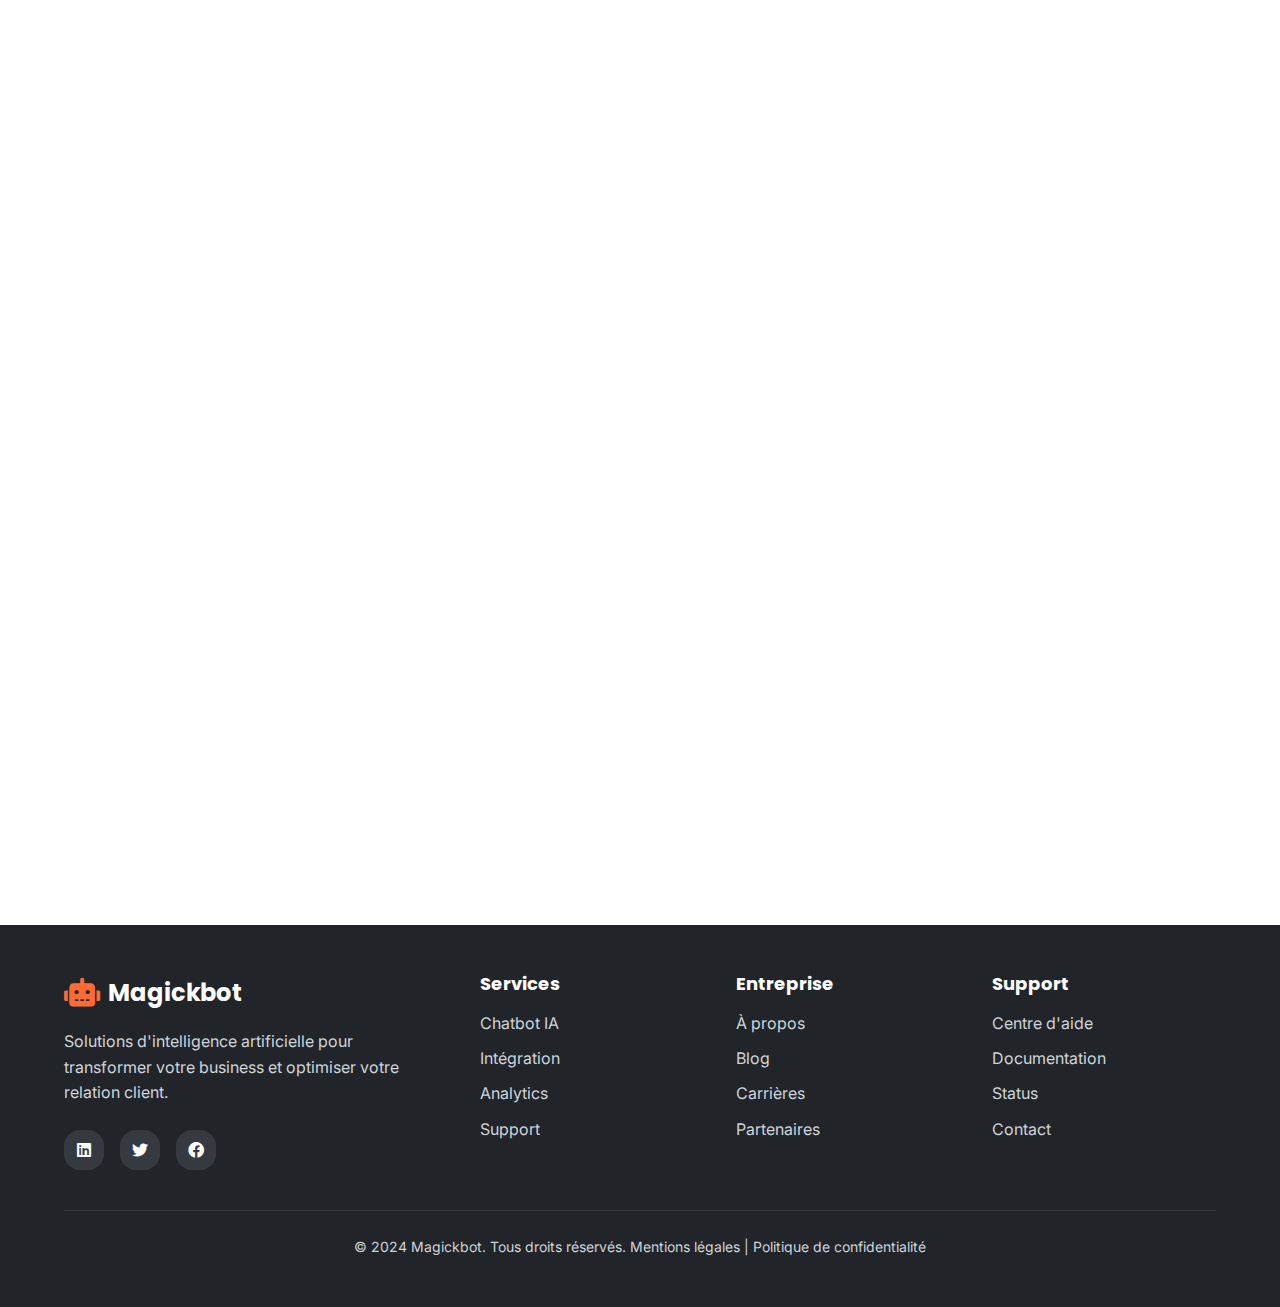
<file: website/index.html>
<!DOCTYPE html>
<html lang="fr">
<head>
    <meta charset="UTF-8">
    <meta name="viewport" content="width=device-width, initial-scale=1.0">
    <title>Magickbot - Solutions IA pour votre entreprise</title>
    <link rel="preconnect" href="https://fonts.googleapis.com">
    <link rel="preconnect" href="https://fonts.gstatic.com" crossorigin>
    <link href="https://fonts.googleapis.com/css2?family=Inter:wght@300;400;500;600;700&family=Poppins:wght@400;500;600;700;800&display=swap" rel="stylesheet">
    <link rel="stylesheet" href="https://cdnjs.cloudflare.com/ajax/libs/font-awesome/6.0.0/css/all.min.css">
    <link rel="stylesheet" href="style.css">
</head>
<body>
    <!-- Header -->
    <header class="header">
        <nav class="nav container">
            <div class="nav__brand">
                <i class="fas fa-robot nav__icon"></i>
                <span class="nav__title">Magickbot</span>
            </div>
            <div class="nav__menu" id="nav-menu">
                <ul class="nav__list">
                    <li class="nav__item"><a href="#accueil" class="nav__link">Accueil</a></li>
                    <li class="nav__item"><a href="#services" class="nav__link">Services</a></li>
                    <li class="nav__item"><a href="#about" class="nav__link">À propos</a></li>
                    <li class="nav__item"><a href="#testimonials" class="nav__link">Témoignages</a></li>
                    <li class="nav__item"><a href="#contact" class="nav__link">Contact</a></li>
                </ul>
                <div class="nav__close" id="nav-close">
                    <i class="fas fa-times"></i>
                </div>
            </div>
            <div class="nav__toggle" id="nav-toggle">
                <i class="fas fa-bars"></i>
            </div>
        </nav>
    </header>

    <!-- Hero Section -->
    <section id="accueil" class="hero">
        <div class="hero__container container">
            <div class="hero__content">
                <h1 class="hero__title">
                    Révolutionnez votre <span class="gradient-text">entreprise</span> avec l'IA
                </h1>
                <p class="hero__description">
                    Transformez votre site web en une machine de conversion avec nos chatbots intelligents. 
                    Augmentez vos ventes de 35% et offrez un support client 24/7.
                </p>
                <div class="hero__buttons">
                    <a href="#contact" class="btn btn--primary">
                        <i class="fas fa-rocket"></i>
                        Démarrer maintenant
                    </a>
                    <a href="#services" class="btn btn--secondary">
                        <i class="fas fa-play"></i>
                        Voir la démo
                    </a>
                </div>
                <div class="hero__stats">
                    <div class="stat">
                        <span class="stat__number">500+</span>
                        <span class="stat__label">Clients satisfaits</span>
                    </div>
                    <div class="stat">
                        <span class="stat__number">35%</span>
                        <span class="stat__label">Augmentation des ventes</span>
                    </div>
                    <div class="stat">
                        <span class="stat__number">24/7</span>
                        <span class="stat__label">Support disponible</span>
                    </div>
                </div>
            </div>
            <div class="hero__image">
                <div class="hero__floating-card card-1">
                    <i class="fas fa-comments"></i>
                    <span>Chat en temps réel</span>
                </div>
                <div class="hero__floating-card card-2">
                    <i class="fas fa-chart-line"></i>
                    <span>+35% de conversions</span>
                </div>
                <div class="hero__floating-card card-3">
                    <i class="fas fa-robot"></i>
                    <span>IA avancée</span>
                </div>
            </div>
        </div>
        <div class="hero__scroll">
            <a href="#services" class="scroll-indicator">
                <span class="scroll-text">Découvrir</span>
                <div class="scroll-arrow">
                    <i class="fas fa-chevron-down"></i>
                </div>
            </a>
        </div>
    </section>

    <!-- Services Section -->
    <section id="services" class="services section">
        <div class="container">
            <div class="section__header">
                <span class="section__subtitle">Nos Solutions</span>
                <h2 class="section__title">Services qui transforment votre business</h2>
                <p class="section__description">
                    Des solutions d'intelligence artificielle sur mesure pour propulser votre entreprise vers le succès
                </p>
            </div>
            
            <div class="services__grid">
                <div class="service__card" data-aos="fade-up" data-aos-delay="100">
                    <div class="service__icon">
                        <i class="fas fa-robot"></i>
                    </div>
                    <h3 class="service__title">Chatbot Intelligent</h3>
                    <p class="service__description">
                        Assistant virtuel personnalisé qui comprend votre activité et répond parfaitement à vos clients
                    </p>
                    <ul class="service__features">
                        <li><i class="fas fa-check"></i> IA conversationnelle avancée</li>
                        <li><i class="fas fa-check"></i> Apprentissage automatique</li>
                        <li><i class="fas fa-check"></i> Multi-langues</li>
                    </ul>
                    <div class="service__price">À partir de 99€/mois</div>
                </div>

                <div class="service__card featured" data-aos="fade-up" data-aos-delay="200">
                    <div class="service__badge">Populaire</div>
                    <div class="service__icon">
                        <i class="fas fa-bolt"></i>
                    </div>
                    <h3 class="service__title">Intégration Express</h3>
                    <p class="service__description">
                        Installation complète en moins de 24h avec formation et support technique inclus
                    </p>
                    <ul class="service__features">
                        <li><i class="fas fa-check"></i> Mise en ligne rapide</li>
                        <li><i class="fas fa-check"></i> Formation complète</li>
                        <li><i class="fas fa-check"></i> Support prioritaire</li>
                    </ul>
                    <div class="service__price">À partir de 199€/mois</div>
                </div>

                <div class="service__card" data-aos="fade-up" data-aos-delay="300">
                    <div class="service__icon">
                        <i class="fas fa-chart-line"></i>
                    </div>
                    <h3 class="service__title">Analytics & Optimisation</h3>
                    <p class="service__description">
                        Tableau de bord complet avec analyses détaillées pour optimiser vos performances
                    </p>
                    <ul class="service__features">
                        <li><i class="fas fa-check"></i> Rapports détaillés</li>
                        <li><i class="fas fa-check"></i> Optimisation continue</li>
                        <li><i class="fas fa-check"></i> ROI tracking</li>
                    </ul>
                    <div class="service__price">À partir de 149€/mois</div>
                </div>
            </div>
        </div>
    </section>

    <!-- About Section -->
    <section id="about" class="about section">
        <div class="container">
            <div class="about__container">
                <div class="about__content" data-aos="fade-right">
                    <span class="section__subtitle">À Propos</span>
                    <h2 class="section__title">Votre partenaire digital de confiance</h2>
                    <p class="about__description">
                        Fort de plus de 5 ans d'expérience dans l'IA conversationnelle, j'accompagne les entreprises 
                        dans leur transformation digitale. Ma mission : démocratiser l'intelligence artificielle 
                        pour tous les business.
                    </p>
                    
                    <div class="about__features">
                        <div class="about__feature">
                            <i class="fas fa-award"></i>
                            <div>
                                <h4>Expert certifié</h4>
                                <p>Certifications Google AI et Microsoft Azure</p>
                            </div>
                        </div>
                        <div class="about__feature">
                            <i class="fas fa-users"></i>
                            <div>
                                <h4>500+ projets réalisés</h4>
                                <p>Plus de 500 entreprises nous font confiance</p>
                            </div>
                        </div>
                        <div class="about__feature">
                            <i class="fas fa-headset"></i>
                            <div>
                                <h4>Support dédié</h4>
                                <p>Accompagnement personnalisé 7j/7</p>
                            </div>
                        </div>
                    </div>

                    <a href="#contact" class="btn btn--primary">
                        <i class="fas fa-calendar"></i>
                        Planifier un appel
                    </a>
                </div>
                
                <div class="about__image" data-aos="fade-left">
                    <div class="about__image-wrapper">
                        <div class="about__decoration decoration-1"></div>
                        <div class="about__decoration decoration-2"></div>
                        <div class="about__main-visual">
                            <i class="fas fa-brain"></i>
                        </div>
                    </div>
                </div>
            </div>
        </div>
    </section>

    <!-- Testimonials Section -->
    <section id="testimonials" class="testimonials section">
        <div class="container">
            <div class="section__header">
                <span class="section__subtitle">Témoignages</span>
                <h2 class="section__title">Ce que disent nos clients</h2>
            </div>
            
            <div class="testimonials__grid">
                <div class="testimonial__card" data-aos="fade-up" data-aos-delay="100">
                    <div class="testimonial__rating">
                        <i class="fas fa-star"></i>
                        <i class="fas fa-star"></i>
                        <i class="fas fa-star"></i>
                        <i class="fas fa-star"></i>
                        <i class="fas fa-star"></i>
                    </div>
                    <p class="testimonial__text">
                        "Depuis l'installation du chatbot, nos ventes ont augmenté de 40%. 
                        L'équipe est très professionnelle et le support excellent."
                    </p>
                    <div class="testimonial__author">
                        <div class="testimonial__avatar">
                            <i class="fas fa-user"></i>
                        </div>
                        <div class="testimonial__info">
                            <h4>Marie Dubois</h4>
                            <span>Directrice - TechCorp</span>
                        </div>
                    </div>
                </div>

                <div class="testimonial__card" data-aos="fade-up" data-aos-delay="200">
                    <div class="testimonial__rating">
                        <i class="fas fa-star"></i>
                        <i class="fas fa-star"></i>
                        <i class="fas fa-star"></i>
                        <i class="fas fa-star"></i>
                        <i class="fas fa-star"></i>
                    </div>
                    <p class="testimonial__text">
                        "Installation rapide et efficace. Le chatbot répond parfaitement 
                        à nos besoins et nos clients adorent !"
                    </p>
                    <div class="testimonial__author">
                        <div class="testimonial__avatar">
                            <i class="fas fa-user"></i>
                        </div>
                        <div class="testimonial__info">
                            <h4>Pierre Martin</h4>
                            <span>CEO - InnovateCorp</span>
                        </div>
                    </div>
                </div>

                <div class="testimonial__card" data-aos="fade-up" data-aos-delay="300">
                    <div class="testimonial__rating">
                        <i class="fas fa-star"></i>
                        <i class="fas fa-star"></i>
                        <i class="fas fa-star"></i>
                        <i class="fas fa-star"></i>
                        <i class="fas fa-star"></i>
                    </div>
                    <p class="testimonial__text">
                        "ROI impressionnant ! Le chatbot a révolutionné notre service client. 
                        Je recommande vivement Magickbot."
                    </p>
                    <div class="testimonial__author">
                        <div class="testimonial__avatar">
                            <i class="fas fa-user"></i>
                        </div>
                        <div class="testimonial__info">
                            <h4>Sophie Laurent</h4>
                            <span>Fondatrice - DigitalPlus</span>
                        </div>
                    </div>
                </div>
            </div>
        </div>
    </section>

    <!-- Contact Section -->
    <section id="contact" class="contact section">
        <div class="container">
            <div class="contact__container">
                <div class="contact__info" data-aos="fade-right">
                    <span class="section__subtitle">Contact</span>
                    <h2 class="section__title">Démarrons votre projet ensemble</h2>
                    <p class="contact__description">
                        Prêt à transformer votre business ? Contactez-nous pour un audit et découvrez le potentiel de l'IA pour votre entreprise.
                    </p>
                    
                    <div class="contact__details">
                        <div class="contact__detail">
                            <i class="fas fa-phone"></i>
                            <div>
                                <h4>Téléphone</h4>
                                <p>+33 1 23 45 67 89</p>
                            </div>
                        </div>
                        <div class="contact__detail">
                            <i class="fas fa-envelope"></i>
                            <div>
                                <h4>Email</h4>
                                <p>contact@magickbot.com</p>
                            </div>
                        </div>
                        <div class="contact__detail">
                            <i class="fas fa-clock"></i>
                            <div>
                                <h4>Horaires</h4>
                                <p>Lun - Ven : 9h00 - 18h00</p>
                            </div>
                        </div>
                    </div>
                </div>
                
                <form class="contact__form" id="contactForm" data-aos="fade-left">
                    <div id="form-messages" class="form__messages"></div>
                    
                    <div class="form__group">
                        <label for="nom" class="form__label">Nom complet *</label>
                        <input type="text" id="nom" name="nom" class="form__input" required>
                    </div>
                    
                    <div class="form__group">
                        <label for="email" class="form__label">Email professionnel *</label>
                        <input type="email" id="email" name="email" class="form__input" required>
                    </div>
                    
                    <div class="form__row">
                        <div class="form__group">
                            <label for="entreprise" class="form__label">Entreprise</label>
                            <input type="text" id="entreprise" name="entreprise" class="form__input">
                        </div>
                        <div class="form__group">
                            <label for="telephone" class="form__label">Téléphone</label>
                            <input type="tel" id="telephone" name="telephone" class="form__input">
                        </div>
                    </div>
                    
                    <div class="form__group">
                        <label for="budget" class="form__label">Budget mensuel</label>
                        <select id="budget" name="budget" class="form__input">
                            <option value="">Sélectionnez votre budget</option>
                            <option value="< 500€">Moins de 500€</option>
                            <option value="500€ - 1000€">500€ - 1000€</option>
                            <option value="1000€ - 2000€">1000€ - 2000€</option>
                            <option value="> 2000€">Plus de 2000€</option>
                        </select>
                    </div>
                    
                    <div class="form__group">
                        <label for="message" class="form__label">Décrivez votre projet *</label>
                        <textarea id="message" name="message" rows="5" class="form__input form__textarea" 
                                  placeholder="Parlez-nous de vos objectifs, votre secteur d'activité et vos attentes..." required></textarea>
                    </div>
                    
                    <button type="submit" class="btn btn--primary btn--full" id="submitBtn">
                        <i class="fas fa-paper-plane"></i>
                        <span>Envoyer la demande</span>
                    </button>
                    
                    <p class="form__privacy">
                        <i class="fas fa-shield-alt"></i>
                        Vos données sont protégées et ne seront jamais partagées
                    </p>
                </form>
            </div>
        </div>
    </section>

    <!-- Footer -->
    <footer class="footer">
        <div class="container">
            <div class="footer__container">
                <div class="footer__content">
                    <div class="footer__brand">
                        <div class="footer__logo">
                            <i class="fas fa-robot"></i>
                            <span>Magickbot</span>
                        </div>
                        <p class="footer__description">
                            Solutions d'intelligence artificielle pour transformer votre business 
                            et optimiser votre relation client.
                        </p>
                        <div class="footer__social">
                            <a href="#" class="footer__social-link">
                                <i class="fab fa-linkedin"></i>
                            </a>
                            <a href="#" class="footer__social-link">
                                <i class="fab fa-twitter"></i>
                            </a>
                            <a href="#" class="footer__social-link">
                                <i class="fab fa-facebook"></i>
                            </a>
                        </div>
                    </div>
                    
                    <div class="footer__links">
                        <div class="footer__group">
                            <h4 class="footer__title">Services</h4>
                            <ul class="footer__list">
                                <li><a href="#" class="footer__link">Chatbot IA</a></li>
                                <li><a href="#" class="footer__link">Intégration</a></li>
                                <li><a href="#" class="footer__link">Analytics</a></li>
                                <li><a href="#" class="footer__link">Support</a></li>
                            </ul>
                        </div>
                        
                        <div class="footer__group">
                            <h4 class="footer__title">Entreprise</h4>
                            <ul class="footer__list">
                                <li><a href="#" class="footer__link">À propos</a></li>
                                <li><a href="#" class="footer__link">Blog</a></li>
                                <li><a href="#" class="footer__link">Carrières</a></li>
                                <li><a href="#" class="footer__link">Partenaires</a></li>
                            </ul>
                        </div>
                        
                        <div class="footer__group">
                            <h4 class="footer__title">Support</h4>
                            <ul class="footer__list">
                                <li><a href="#" class="footer__link">Centre d'aide</a></li>
                                <li><a href="#" class="footer__link">Documentation</a></li>
                                <li><a href="#" class="footer__link">Status</a></li>
                                <li><a href="#" class="footer__link">Contact</a></li>
                            </ul>
                        </div>
                    </div>
                </div>
                
                <div class="footer__bottom">
                    <p class="footer__copy">
                        &copy; 2024 Magickbot. Tous droits réservés. 
                        <a href="#" class="footer__legal">Mentions légales</a> | 
                        <a href="#" class="footer__legal">Politique de confidentialité</a>
                    </p>
                </div>
            </div>
        </div>
    </footer>

    <!-- Scripts -->
    <script src="https://unpkg.com/aos@2.3.1/dist/aos.js"></script>
    <script>
        // Initialize AOS
        AOS.init({
            duration: 1000,
            once: true,
            offset: 100
        });

        // Mobile menu toggle
        const navToggle = document.getElementById('nav-toggle');
        const navMenu = document.getElementById('nav-menu');
        const navClose = document.getElementById('nav-close');

        if (navToggle) {
            navToggle.addEventListener('click', () => {
                navMenu.classList.add('show-menu');
            });
        }

        if (navClose) {
            navClose.addEventListener('click', () => {
                navMenu.classList.remove('show-menu');
            });
        }

        // Close menu when clicking on nav links
        const navLinks = document.querySelectorAll('.nav__link');
        navLinks.forEach(link => {
            link.addEventListener('click', () => {
                navMenu.classList.remove('show-menu');
            });
        });

        // Smooth scroll for anchor links
        document.querySelectorAll('a[href^="#"]').forEach(anchor => {
            anchor.addEventListener('click', function (e) {
                e.preventDefault();
                const target = document.querySelector(this.getAttribute('href'));
                if (target) {
                    target.scrollIntoView({
                        behavior: 'smooth',
                        block: 'start'
                    });
                }
            });
        });

        // Header scroll effect
        window.addEventListener('scroll', () => {
            const header = document.querySelector('.header');
            if (window.scrollY >= 100) {
                header.classList.add('scroll-header');
            } else {
                header.classList.remove('scroll-header');
            }
        });

        // Gestion du formulaire de contact
        const contactForm = document.getElementById('contactForm');
        const submitBtn = document.getElementById('submitBtn');
        const formMessages = document.getElementById('form-messages');
        
        if (contactForm) {
            contactForm.addEventListener('submit', async function(e) {
                e.preventDefault();
                e.stopPropagation();
                
                // Validation basique
                const nom = document.getElementById('nom').value.trim();
                const email = document.getElementById('email').value.trim();
                const message = document.getElementById('message').value.trim();
                
                if (!nom || !email || !message) {
                    showMessage('⚠️ Veuillez remplir tous les champs obligatoires.', 'error');
                    return;
                }
                
                // Validation email
                const emailRegex = /^[^\s@]+@[^\s@]+\.[^\s@]+$/;
                if (!emailRegex.test(email)) {
                    showMessage('⚠️ Veuillez entrer une adresse email valide.', 'error');
                    return;
                }
                
                // Sauvegarder la position actuelle
                const currentScrollPosition = window.pageYOffset;
                
                // Désactiver le bouton et changer le texte
                submitBtn.disabled = true;
                submitBtn.innerHTML = '<i class="fas fa-spinner fa-spin"></i> <span>Envoi en cours...</span>';
                
                // Afficher un message de progression sans défilement
                showMessage('📤 Envoi de votre demande en cours...', 'info', false);
                
                // Simulation d'envoi (remplacer par votre API plus tard)
                setTimeout(() => {
                    // Restaurer la position de défilement
                    window.scrollTo({ top: currentScrollPosition, behavior: 'instant' });
                    
                    // Succès simulé avec animation confetti
                    showSuccessMessage(nom, false);
                    contactForm.reset();
                    
                    // Réactiver le bouton
                    submitBtn.disabled = false;
                    submitBtn.innerHTML = '<i class="fas fa-paper-plane"></i> <span>Envoyer la demande</span>';
                }, 2000);
            });
        }
        
        function showSuccessMessage(nom, shouldScroll = false) {
            // Créer l'effet confetti
            createConfetti();
            
            const successMessage = `
                <div class="form__message form__message--success-special" style="
                    background: linear-gradient(135deg, #10b98120, #10b98108);
                    border: 2px solid #10b981;
                    border-radius: 16px;
                    padding: 30px;
                    margin: 25px 0;
                    display: flex;
                    flex-direction: column;
                    align-items: center;
                    text-align: center;
                    color: #065f46;
                    font-weight: 600;
                    animation: successPulse 0.8s ease-out;
                    box-shadow: 0 10px 30px rgba(16, 185, 129, 0.2);
                ">
                    <div style="
                        background: #10b981;
                        border-radius: 50%;
                        width: 60px;
                        height: 60px;
                        display: flex;
                        align-items: center;
                        justify-content: center;
                        margin-bottom: 20px;
                        animation: checkmark 0.6s ease-in-out 0.3s both;
                    ">
                        <i class="fas fa-check" style="color: white; font-size: 28px;"></i>
                    </div>
                    <h3 style="margin: 0 0 15px 0; color: #065f46; font-size: 1.4rem;">
                        🎉 Merci ${nom} !
                    </h3>
                    <p style="margin: 0 0 20px 0; font-size: 1.1rem; line-height: 1.6;">
                        Votre demande a été envoyée avec succès !<br>
                        <strong>Nous vous recontacterons dans les 24h</strong> pour discuter de votre projet.
                    </p>
                    <div style="
                        background: #ecfdf5;
                        border: 1px solid #a7f3d0;
                        border-radius: 8px;
                        padding: 15px;
                        margin-top: 10px;
                        width: 100%;
                    ">
                        <p style="margin: 0; font-size: 0.95rem; color: #047857;">
                            📧 Un email de confirmation a été envoyé à votre adresse<br>
                            📞 Notre expert vous contactera rapidement<br>
                            🚀 En attendant, découvrez nos <a href="#services" style="color: #059669; text-decoration: underline;">solutions IA</a>
                        </p>
                    </div>
                </div>
                <style>
                    @keyframes successPulse {
                        0% { 
                            opacity: 0; 
                            transform: scale(0.8) translateY(30px); 
                        }
                        50% { 
                            transform: scale(1.05) translateY(-5px); 
                        }
                        100% { 
                            opacity: 1; 
                            transform: scale(1) translateY(0); 
                        }
                    }
                    @keyframes checkmark {
                        0% { 
                            transform: scale(0) rotate(45deg); 
                        }
                        50% { 
                            transform: scale(1.3) rotate(45deg); 
                        }
                        100% { 
                            transform: scale(1) rotate(0deg); 
                        }
                    }
                </style>
            `;
            
            formMessages.innerHTML = successMessage;
            
            // Ne faire défiler que si demandé explicitement
            if (shouldScroll) {
                formMessages.scrollIntoView({ behavior: 'smooth', block: 'nearest' });
            }
            
            // Supprimer le message après 12 secondes
            setTimeout(() => {
                if (formMessages.innerHTML) {
                    formMessages.style.opacity = '0';
                    formMessages.style.transform = 'translateY(-20px)';
                    formMessages.style.transition = 'all 0.5s ease';
                    setTimeout(() => {
                        formMessages.innerHTML = '';
                        formMessages.style.opacity = '1';
                        formMessages.style.transform = 'translateY(0)';
                    }, 500);
                }
            }, 12000);
        }
        
        function showMessage(message, type, shouldScroll = true) {
            const icon = type === 'success' ? 'fas fa-check-circle' : 
                        type === 'info' ? 'fas fa-info-circle' : 'fas fa-exclamation-triangle';
            const bgColor = type === 'success' ? '#10b981' : 
                           type === 'info' ? '#3b82f6' : '#ef4444';
            
            formMessages.innerHTML = `
                <div class="form__message form__message--${type}" style="
                    background: linear-gradient(135deg, ${bgColor}15, ${bgColor}08);
                    border: 1px solid ${bgColor}30;
                    border-radius: 12px;
                    padding: 20px;
                    margin: 20px 0;
                    display: flex;
                    align-items: center;
                    gap: 15px;
                    color: ${bgColor};
                    font-weight: 500;
                    animation: slideInUp 0.5s ease-out;
                ">
                    <i class="${icon}" style="font-size: 24px; color: ${bgColor};"></i>
                    <div style="flex: 1;">
                        ${message}
                    </div>
                </div>
                <style>
                    @keyframes slideInUp {
                        from {
                            opacity: 0;
                            transform: translateY(20px);
                        }
                        to {
                            opacity: 1;
                            transform: translateY(0);
                        }
                    }
                </style>
            `;
            
            // Ne faire défiler que si demandé et seulement pour les erreurs critiques
            if (shouldScroll && type === 'error') {
                formMessages.scrollIntoView({ behavior: 'smooth', block: 'nearest' });
            }
            
            // Supprimer le message après 5 secondes pour info/error
            if (type !== 'success') {
                setTimeout(() => {
                    if (formMessages.innerHTML && !formMessages.innerHTML.includes('form__message--success-special')) {
                        formMessages.style.opacity = '0';
                        formMessages.style.transform = 'translateY(-10px)';
                        formMessages.style.transition = 'all 0.3s ease';
                        setTimeout(() => {
                            formMessages.innerHTML = '';
                            formMessages.style.opacity = '1';
                            formMessages.style.transform = 'translateY(0)';
                        }, 300);
                    }
                }, 5000);
            }
        }
        
        function createConfetti() {
            // Créer des particules de confetti
            for (let i = 0; i < 50; i++) {
                createConfettiPiece();
            }
        }
        
        function createConfettiPiece() {
            const confetti = document.createElement('div');
            confetti.style.cssText = `
                position: fixed;
                width: 10px;
                height: 10px;
                background: ${['#10b981', '#3b82f6', '#f59e0b', '#ef4444', '#8b5cf6'][Math.floor(Math.random() * 5)]};
                top: -10px;
                left: ${Math.random() * 100}vw;
                z-index: 9999;
                pointer-events: none;
                animation: confettiFall ${2 + Math.random() * 3}s linear forwards;
            `;
            
            document.body.appendChild(confetti);
            
            // Supprimer la particule après l'animation
            setTimeout(() => {
                if (confetti.parentNode) {
                    confetti.parentNode.removeChild(confetti);
                }
            }, 5000);
        }
        
        // Ajouter les animations CSS pour le confetti
        const confettiStyles = document.createElement('style');
        confettiStyles.textContent = `
            @keyframes confettiFall {
                to {
                    transform: translateY(100vh) rotate(720deg);
                }
            }
        `;
        document.head.appendChild(confettiStyles);
    </script>
</body>
</html>
</file>
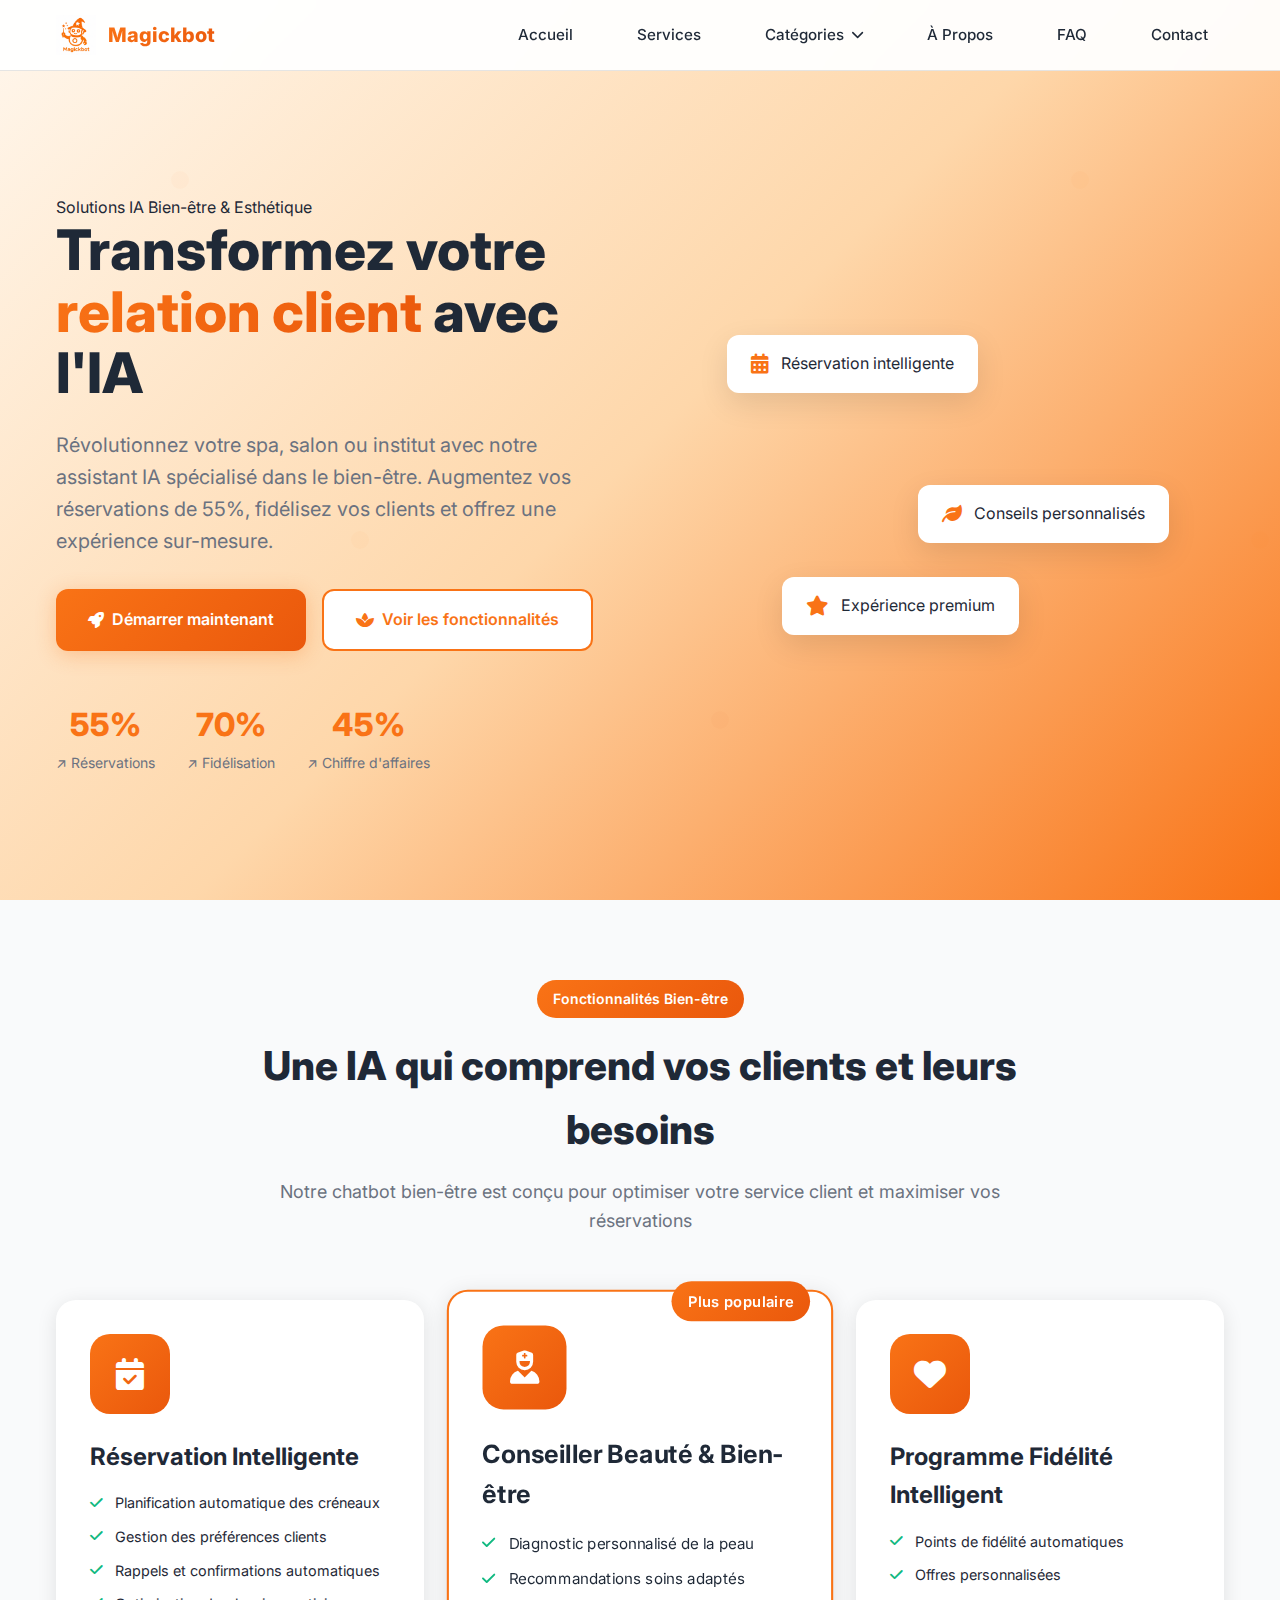
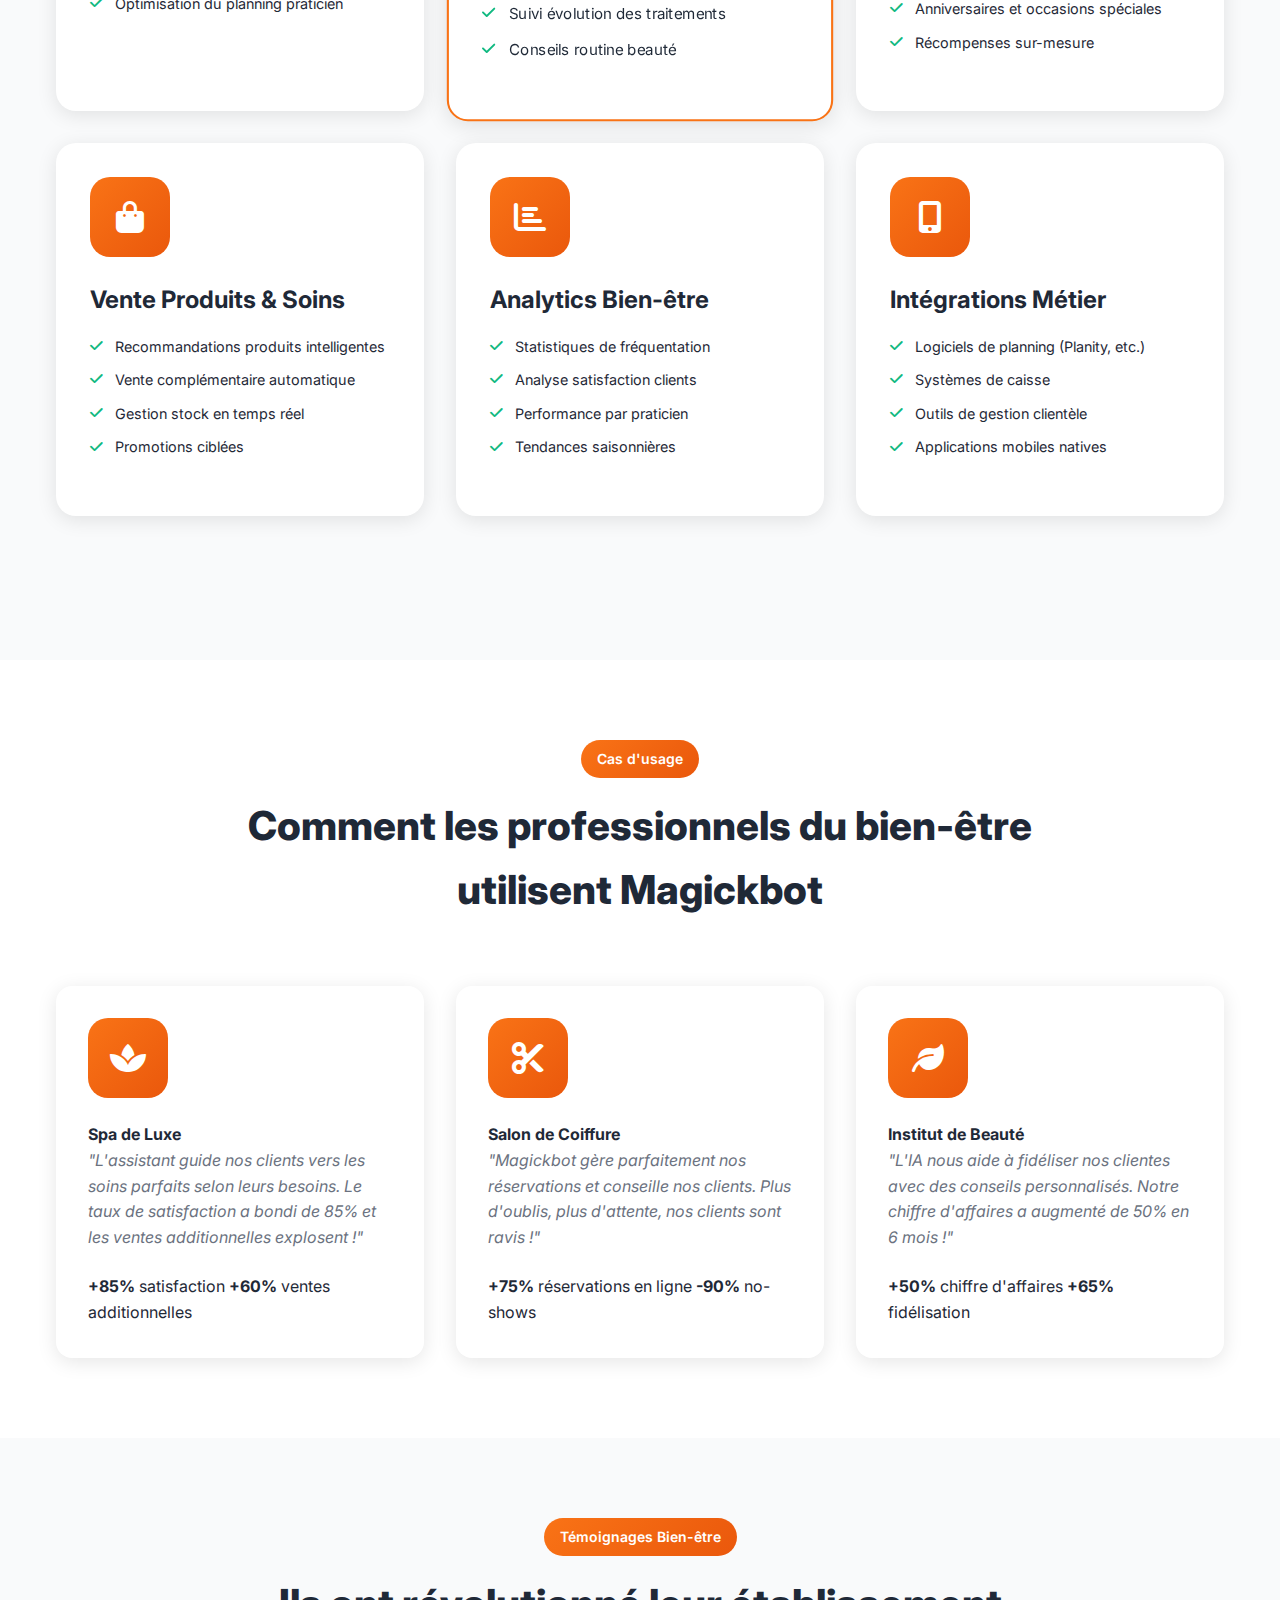
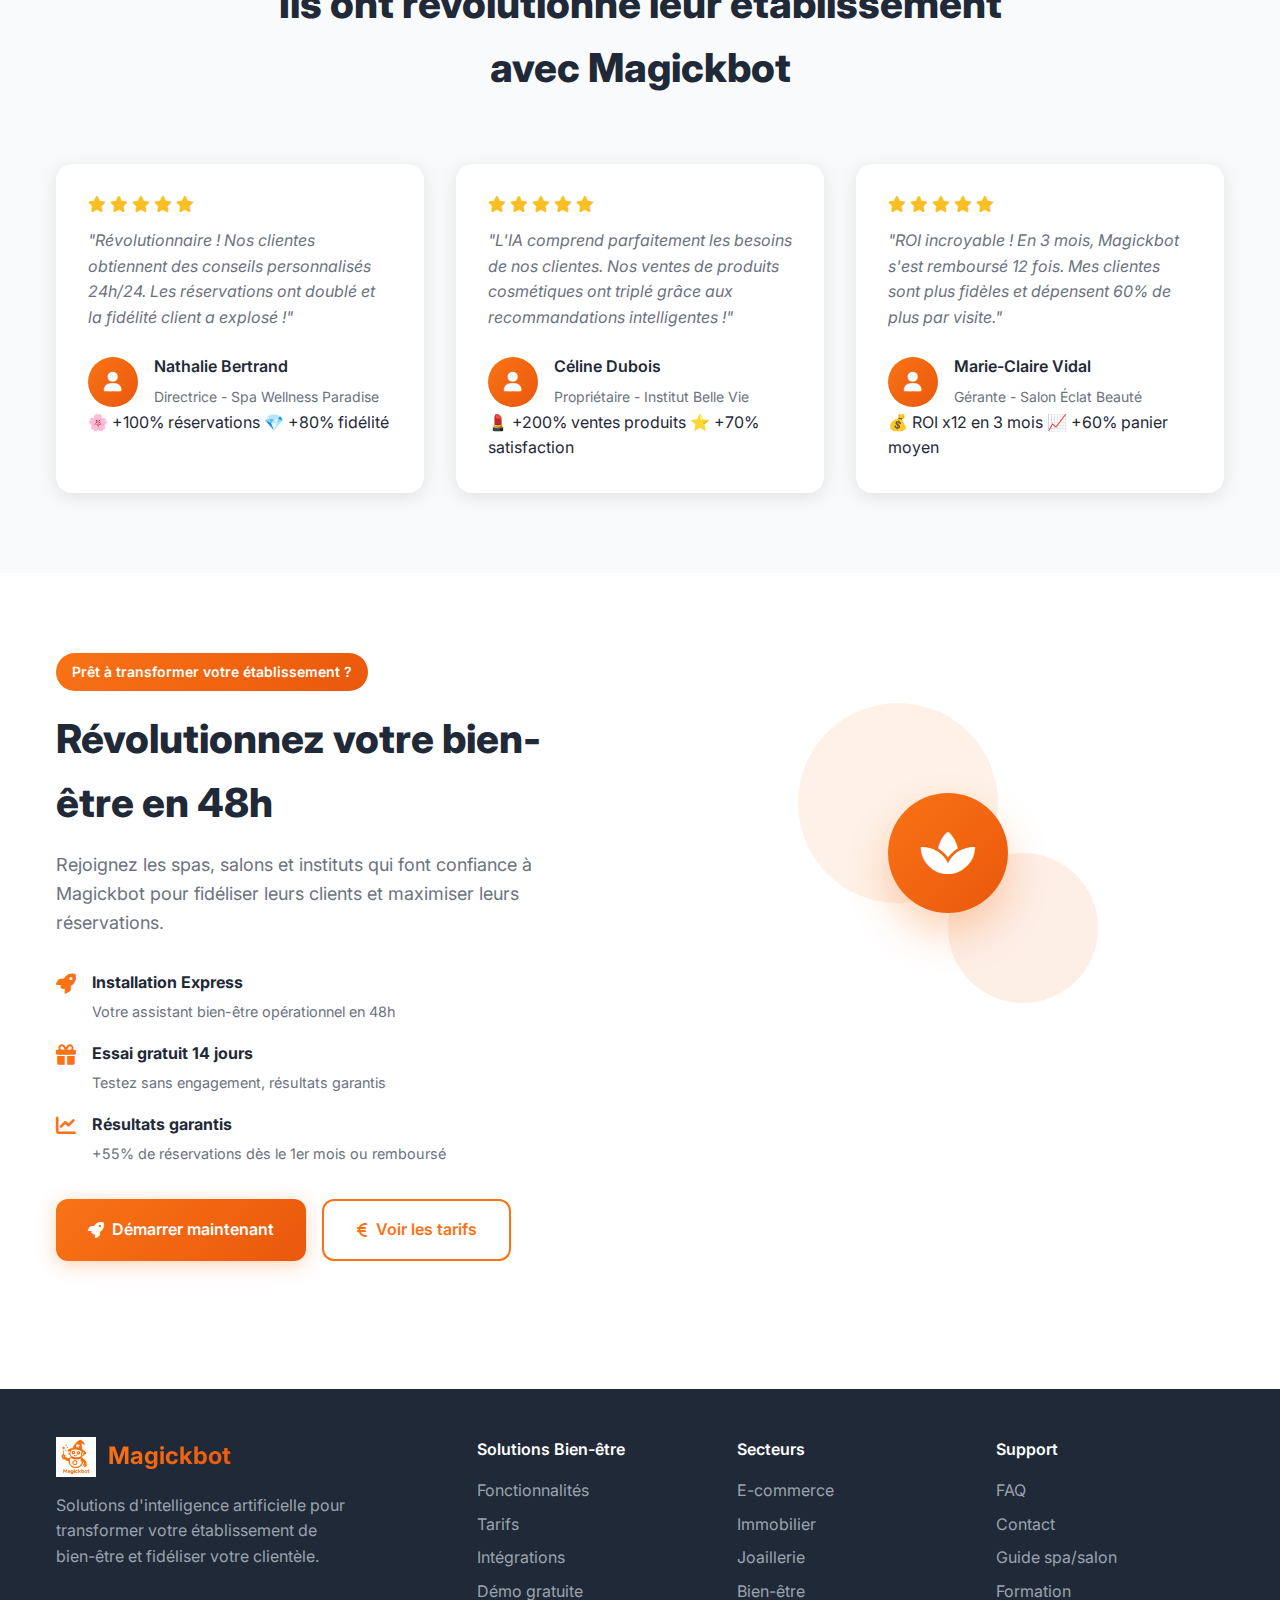
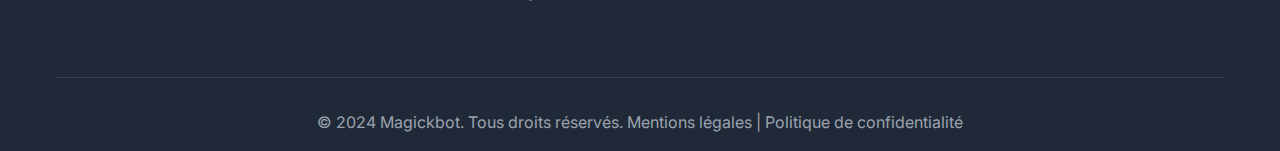
<file: bien-etre-esthetique.html>
<!DOCTYPE html>
<html lang="fr">
<head>
    <meta charset="UTF-8">
    <meta name="viewport" content="width=device-width, initial-scale=1.0">
    <title>Solutions IA Bien-être & Esthétique - Magickbot</title>
    
    <!-- Favicons -->
    <link rel="apple-touch-icon" sizes="180x180" href="favicon_io/apple-touch-icon.png">
    <link rel="icon" type="image/png" sizes="32x32" href="favicon_io/favicon-32x32.png">
    <link rel="icon" type="image/png" sizes="16x16" href="favicon_io/favicon-16x16.png">
    <link rel="manifest" href="favicon_io/site.webmanifest">
    
    <link rel="preconnect" href="https://fonts.googleapis.com">
    <link rel="preconnect" href="https://fonts.gstatic.com" crossorigin>
    <link href="https://fonts.googleapis.com/css2?family=Inter:wght@300;400;500;600;700&family=Poppins:wght@400;500;600;700;800&display=swap" rel="stylesheet">
    <link rel="stylesheet" href="https://cdnjs.cloudflare.com/ajax/libs/font-awesome/6.0.0/css/all.min.css">
    <link rel="stylesheet" href="style.css">
</head>
<body>
    <!-- Header -->
    <header class="header">
        <!-- Navigation sera injectée automatiquement par le script -->
    </header>

    <!-- Hero Section Bien-être -->
    <section class="hero category-hero">
        <div class="hero__container container">
            <div class="hero__content">
                <span class="hero__subtitle">Solutions IA Bien-être & Esthétique</span>
                <h1 class="hero__title">
                    Transformez votre <span class="gradient-text">relation client</span> avec l'IA
                </h1>
                <p class="hero__description">
                    Révolutionnez votre spa, salon ou institut avec notre assistant IA spécialisé dans le bien-être. 
                    Augmentez vos réservations de 55%, fidélisez vos clients et offrez une expérience sur-mesure.
                </p>
                <div class="hero__buttons">
                    <a href="index.html#contact" class="btn btn--primary">
                        <i class="fas fa-rocket"></i>
                        Démarrer maintenant
                    </a>
                    <a href="#features" class="btn btn--secondary">
                        <i class="fas fa-spa"></i>
                        Voir les fonctionnalités
                    </a>
                </div>
                <div class="hero__stats">
                    <div class="stat">
                        <span class="stat__number">55%</span>
                        <span class="stat__label">↗ Réservations</span>
                    </div>
                    <div class="stat">
                        <span class="stat__number">70%</span>
                        <span class="stat__label">↗ Fidélisation</span>
                    </div>
                    <div class="stat">
                        <span class="stat__number">45%</span>
                        <span class="stat__label">↗ Chiffre d'affaires</span>
                    </div>
                </div>
            </div>
            <div class="hero__image">
                <div class="hero__floating-card card-1">
                    <i class="fas fa-calendar-alt"></i>
                    <span>Réservation intelligente</span>
                </div>
                <div class="hero__floating-card card-2">
                    <i class="fas fa-leaf"></i>
                    <span>Conseils personnalisés</span>
                </div>
                <div class="hero__floating-card card-3">
                    <i class="fas fa-star"></i>
                    <span>Expérience premium</span>
                </div>
            </div>
        </div>
    </section>

    <!-- Features Section -->
    <section id="features" class="services section">
        <div class="container">
            <div class="section__header">
                <span class="section__subtitle">Fonctionnalités Bien-être</span>
                <h2 class="section__title">Une IA qui comprend vos clients et leurs besoins</h2>
                <p class="section__description">
                    Notre chatbot bien-être est conçu pour optimiser votre service client et maximiser vos réservations
                </p>
            </div>
            
            <div class="services__grid">
                <div class="service__card" data-aos="fade-up" data-aos-delay="100">
                    <div class="service__icon">
                        <i class="fas fa-calendar-check"></i>
                    </div>
                    <h3 class="service__title">Réservation Intelligente</h3>
                    <ul class="service__features">
                        <li><i class="fas fa-check"></i> Planification automatique des créneaux</li>
                        <li><i class="fas fa-check"></i> Gestion des préférences clients</li>
                        <li><i class="fas fa-check"></i> Rappels et confirmations automatiques</li>
                        <li><i class="fas fa-check"></i> Optimisation du planning praticien</li>
                    </ul>
                </div>

                <div class="service__card featured" data-aos="fade-up" data-aos-delay="200">
                    <div class="service__badge">Plus populaire</div>
                    <div class="service__icon">
                        <i class="fas fa-user-nurse"></i>
                    </div>
                    <h3 class="service__title">Conseiller Beauté & Bien-être</h3>
                    <ul class="service__features">
                        <li><i class="fas fa-check"></i> Diagnostic personnalisé de la peau</li>
                        <li><i class="fas fa-check"></i> Recommandations soins adaptés</li>
                        <li><i class="fas fa-check"></i> Suivi évolution des traitements</li>
                        <li><i class="fas fa-check"></i> Conseils routine beauté</li>
                    </ul>
                </div>

                <div class="service__card" data-aos="fade-up" data-aos-delay="300">
                    <div class="service__icon">
                        <i class="fas fa-heart"></i>
                    </div>
                    <h3 class="service__title">Programme Fidélité Intelligent</h3>
                    <ul class="service__features">
                        <li><i class="fas fa-check"></i> Points de fidélité automatiques</li>
                        <li><i class="fas fa-check"></i> Offres personnalisées</li>
                        <li><i class="fas fa-check"></i> Anniversaires et occasions spéciales</li>
                        <li><i class="fas fa-check"></i> Récompenses sur-mesure</li>
                    </ul>
                </div>

                <div class="service__card" data-aos="fade-up" data-aos-delay="400">
                    <div class="service__icon">
                        <i class="fas fa-shopping-bag"></i>
                    </div>
                    <h3 class="service__title">Vente Produits & Soins</h3>
                    <ul class="service__features">
                        <li><i class="fas fa-check"></i> Recommandations produits intelligentes</li>
                        <li><i class="fas fa-check"></i> Vente complémentaire automatique</li>
                        <li><i class="fas fa-check"></i> Gestion stock en temps réel</li>
                        <li><i class="fas fa-check"></i> Promotions ciblées</li>
                    </ul>
                </div>

                <div class="service__card" data-aos="fade-up" data-aos-delay="500">
                    <div class="service__icon">
                        <i class="fas fa-chart-bar"></i>
                    </div>
                    <h3 class="service__title">Analytics Bien-être</h3>
                    <ul class="service__features">
                        <li><i class="fas fa-check"></i> Statistiques de fréquentation</li>
                        <li><i class="fas fa-check"></i> Analyse satisfaction clients</li>
                        <li><i class="fas fa-check"></i> Performance par praticien</li>
                        <li><i class="fas fa-check"></i> Tendances saisonnières</li>
                    </ul>
                </div>

                <div class="service__card" data-aos="fade-up" data-aos-delay="600">
                    <div class="service__icon">
                        <i class="fas fa-mobile-alt"></i>
                    </div>
                    <h3 class="service__title">Intégrations Métier</h3>
                    <ul class="service__features">
                        <li><i class="fas fa-check"></i> Logiciels de planning (Planity, etc.)</li>
                        <li><i class="fas fa-check"></i> Systèmes de caisse</li>
                        <li><i class="fas fa-check"></i> Outils de gestion clientèle</li>
                        <li><i class="fas fa-check"></i> Applications mobiles natives</li>
                    </ul>
                </div>
            </div>
        </div>
    </section>

    <!-- Use Cases Section -->
    <section class="about section">
        <div class="container">
            <div class="section__header">
                <span class="section__subtitle">Cas d'usage</span>
                <h2 class="section__title">Comment les professionnels du bien-être utilisent Magickbot</h2>
            </div>
            
            <div class="testimonials__grid">
                <div class="testimonial__card" data-aos="fade-up" data-aos-delay="100">
                    <div class="service__icon">
                        <i class="fas fa-spa"></i>
                    </div>
                    <h4>Spa de Luxe</h4>
                    <p class="testimonial__text">
                        "L'assistant guide nos clients vers les soins parfaits selon leurs besoins. 
                        Le taux de satisfaction a bondi de 85% et les ventes additionnelles explosent !"
                    </p>
                    <div class="testimonial__stats">
                        <span><strong>+85%</strong> satisfaction</span>
                        <span><strong>+60%</strong> ventes additionnelles</span>
                    </div>
                </div>

                <div class="testimonial__card" data-aos="fade-up" data-aos-delay="200">
                    <div class="service__icon">
                        <i class="fas fa-cut"></i>
                    </div>
                    <h4>Salon de Coiffure</h4>
                    <p class="testimonial__text">
                        "Magickbot gère parfaitement nos réservations et conseille nos clients. 
                        Plus d'oublis, plus d'attente, nos clients sont ravis !"
                    </p>
                    <div class="testimonial__stats">
                        <span><strong>+75%</strong> réservations en ligne</span>
                        <span><strong>-90%</strong> no-shows</span>
                    </div>
                </div>

                <div class="testimonial__card" data-aos="fade-up" data-aos-delay="300">
                    <div class="service__icon">
                        <i class="fas fa-leaf"></i>
                    </div>
                    <h4>Institut de Beauté</h4>
                    <p class="testimonial__text">
                        "L'IA nous aide à fidéliser nos clientes avec des conseils personnalisés. 
                        Notre chiffre d'affaires a augmenté de 50% en 6 mois !"
                    </p>
                    <div class="testimonial__stats">
                        <span><strong>+50%</strong> chiffre d'affaires</span>
                        <span><strong>+65%</strong> fidélisation</span>
                    </div>
                </div>
            </div>
        </div>
    </section>

    <!-- Testimonials Bien-être -->
    <section class="testimonials section">
        <div class="container">
            <div class="section__header">
                <span class="section__subtitle">Témoignages Bien-être</span>
                <h2 class="section__title">Ils ont révolutionné leur établissement avec Magickbot</h2>
            </div>
            
            <div class="testimonials__grid">
                <div class="testimonial__card" data-aos="fade-up" data-aos-delay="100">
                    <div class="testimonial__rating">
                        <i class="fas fa-star"></i>
                        <i class="fas fa-star"></i>
                        <i class="fas fa-star"></i>
                        <i class="fas fa-star"></i>
                        <i class="fas fa-star"></i>
                    </div>
                    <p class="testimonial__text">
                        "Révolutionnaire ! Nos clientes obtiennent des conseils personnalisés 24h/24. 
                        Les réservations ont doublé et la fidélité client a explosé !"
                    </p>
                    <div class="testimonial__author">
                        <div class="testimonial__avatar">
                            <i class="fas fa-user"></i>
                        </div>
                        <div class="testimonial__info">
                            <h4>Nathalie Bertrand</h4>
                            <span>Directrice - Spa Wellness Paradise</span>
                        </div>
                    </div>
                    <div class="testimonial__results">
                        <span class="result-item">🌸 +100% réservations</span>
                        <span class="result-item">💎 +80% fidélité</span>
                    </div>
                </div>

                <div class="testimonial__card" data-aos="fade-up" data-aos-delay="200">
                    <div class="testimonial__rating">
                        <i class="fas fa-star"></i>
                        <i class="fas fa-star"></i>
                        <i class="fas fa-star"></i>
                        <i class="fas fa-star"></i>
                        <i class="fas fa-star"></i>
                    </div>
                    <p class="testimonial__text">
                        "L'IA comprend parfaitement les besoins de nos clientes. 
                        Nos ventes de produits cosmétiques ont triplé grâce aux recommandations intelligentes !"
                    </p>
                    <div class="testimonial__author">
                        <div class="testimonial__avatar">
                            <i class="fas fa-user"></i>
                        </div>
                        <div class="testimonial__info">
                            <h4>Céline Dubois</h4>
                            <span>Propriétaire - Institut Belle Vie</span>
                        </div>
                    </div>
                    <div class="testimonial__results">
                        <span class="result-item">💄 +200% ventes produits</span>
                        <span class="result-item">⭐ +70% satisfaction</span>
                    </div>
                </div>

                <div class="testimonial__card" data-aos="fade-up" data-aos-delay="300">
                    <div class="testimonial__rating">
                        <i class="fas fa-star"></i>
                        <i class="fas fa-star"></i>
                        <i class="fas fa-star"></i>
                        <i class="fas fa-star"></i>
                        <i class="fas fa-star"></i>
                    </div>
                    <p class="testimonial__text">
                        "ROI incroyable ! En 3 mois, Magickbot s'est remboursé 12 fois. 
                        Mes clientes sont plus fidèles et dépensent 60% de plus par visite."
                    </p>
                    <div class="testimonial__author">
                        <div class="testimonial__avatar">
                            <i class="fas fa-user"></i>
                        </div>
                        <div class="testimonial__info">
                            <h4>Marie-Claire Vidal</h4>
                            <span>Gérante - Salon Éclat Beauté</span>
                        </div>
                    </div>
                    <div class="testimonial__results">
                        <span class="result-item">💰 ROI x12 en 3 mois</span>
                        <span class="result-item">📈 +60% panier moyen</span>
                    </div>
                </div>
            </div>
        </div>
    </section>

    <!-- CTA Section -->
    <section class="contact section">
        <div class="container">
            <div class="contact__container">
                <div class="contact__info" data-aos="fade-right">
                    <span class="section__subtitle">Prêt à transformer votre établissement ?</span>
                    <h2 class="section__title">Révolutionnez votre bien-être en 48h</h2>
                    <p class="contact__description">
                        Rejoignez les spas, salons et instituts qui font confiance à Magickbot 
                        pour fidéliser leurs clients et maximiser leurs réservations.
                    </p>
                    
                    <div class="contact__guarantee">
                        <div class="contact__guarantee-item">
                            <i class="fas fa-rocket"></i>
                            <div class="contact__guarantee-text">
                                <strong>Installation Express</strong>
                                <span>Votre assistant bien-être opérationnel en 48h</span>
                            </div>
                        </div>
                        <div class="contact__guarantee-item">
                            <i class="fas fa-gift"></i>
                            <div class="contact__guarantee-text">
                                <strong>Essai gratuit 14 jours</strong>
                                <span>Testez sans engagement, résultats garantis</span>
                            </div>
                        </div>
                        <div class="contact__guarantee-item">
                            <i class="fas fa-chart-line"></i>
                            <div class="contact__guarantee-text">
                                <strong>Résultats garantis</strong>
                                <span>+55% de réservations dès le 1er mois ou remboursé</span>
                            </div>
                        </div>
                    </div>
                    
                    <div class="hero__buttons">
                        <a href="index.html#contact" class="btn btn--primary">
                            <i class="fas fa-rocket"></i>
                            Démarrer maintenant
                        </a>
                        <a href="index.html#services" class="btn btn--secondary">
                            <i class="fas fa-euro-sign"></i>
                            Voir les tarifs
                        </a>
                    </div>
                </div>
                
                <div class="about__image" data-aos="fade-left">
                    <div class="about__image-wrapper">
                        <div class="about__decoration decoration-1"></div>
                        <div class="about__decoration decoration-2"></div>
                        <div class="about__main-visual">
                            <i class="fas fa-spa"></i>
                        </div>
                    </div>
                </div>
            </div>
        </div>
    </section>

    <!-- Footer -->
    <footer class="footer">
        <div class="container">
            <div class="footer__container">
                <div class="footer__content">
                    <div class="footer__brand">
                        <div class="footer__logo">
                            <img src="logo_magickbot.png" alt="Magickbot Logo" class="footer__logo-img">
                            <span>Magickbot</span>
                        </div>
                        <p class="footer__description">
                            Solutions d'intelligence artificielle pour transformer votre établissement de bien-être 
                            et fidéliser votre clientèle.
                        </p>
                    </div>
                    
                    <div class="footer__links">
                        <div class="footer__group">
                            <h4 class="footer__title">Solutions Bien-être</h4>
                            <ul class="footer__list">
                                <li><a href="#features" class="footer__link">Fonctionnalités</a></li>
                                <li><a href="index.html#services" class="footer__link">Tarifs</a></li>
                                <li><a href="#" class="footer__link">Intégrations</a></li>
                                <li><a href="index.html#contact" class="footer__link">Démo gratuite</a></li>
                            </ul>
                        </div>
                        
                        <div class="footer__group">
                            <h4 class="footer__title">Secteurs</h4>
                            <ul class="footer__list">
                                <li><a href="e-commerce.html" class="footer__link">E-commerce</a></li>
                                <li><a href="immobilier.html" class="footer__link">Immobilier</a></li>
                                <li><a href="joaillerie-bijouterie.html" class="footer__link">Joaillerie</a></li>
                                <li><a href="bien-etre-esthetique.html" class="footer__link">Bien-être</a></li>
                            </ul>
                        </div>
                        
                        <div class="footer__group">
                            <h4 class="footer__title">Support</h4>
                            <ul class="footer__list">
                                <li><a href="index.html#faq" class="footer__link">FAQ</a></li>
                                <li><a href="index.html#contact" class="footer__link">Contact</a></li>
                                <li><a href="#" class="footer__link">Guide spa/salon</a></li>
                                <li><a href="#" class="footer__link">Formation</a></li>
                            </ul>
                        </div>
                    </div>
                </div>
                
                <div class="footer__bottom">
                    <p class="footer__copy">
                        &copy; 2024 Magickbot. Tous droits réservés. 
                        <a href="mentions-legales.html" class="footer__legal">Mentions légales</a> | 
                        <a href="politique-confidentialite.html" class="footer__legal">Politique de confidentialité</a>
                    </p>
                </div>
            </div>
        </div>
    </footer>

    <!-- Scripts -->
    <script src="js/navigation.js"></script>
    <script src="https://unpkg.com/aos@2.3.1/dist/aos.js"></script>
    <script>
        // Initialize AOS
        AOS.init({
            duration: 1000,
            once: true,
            offset: 100
        });

        // Le code de navigation est maintenant géré par navigation.js
    </script>
</body>
</html>
</file>
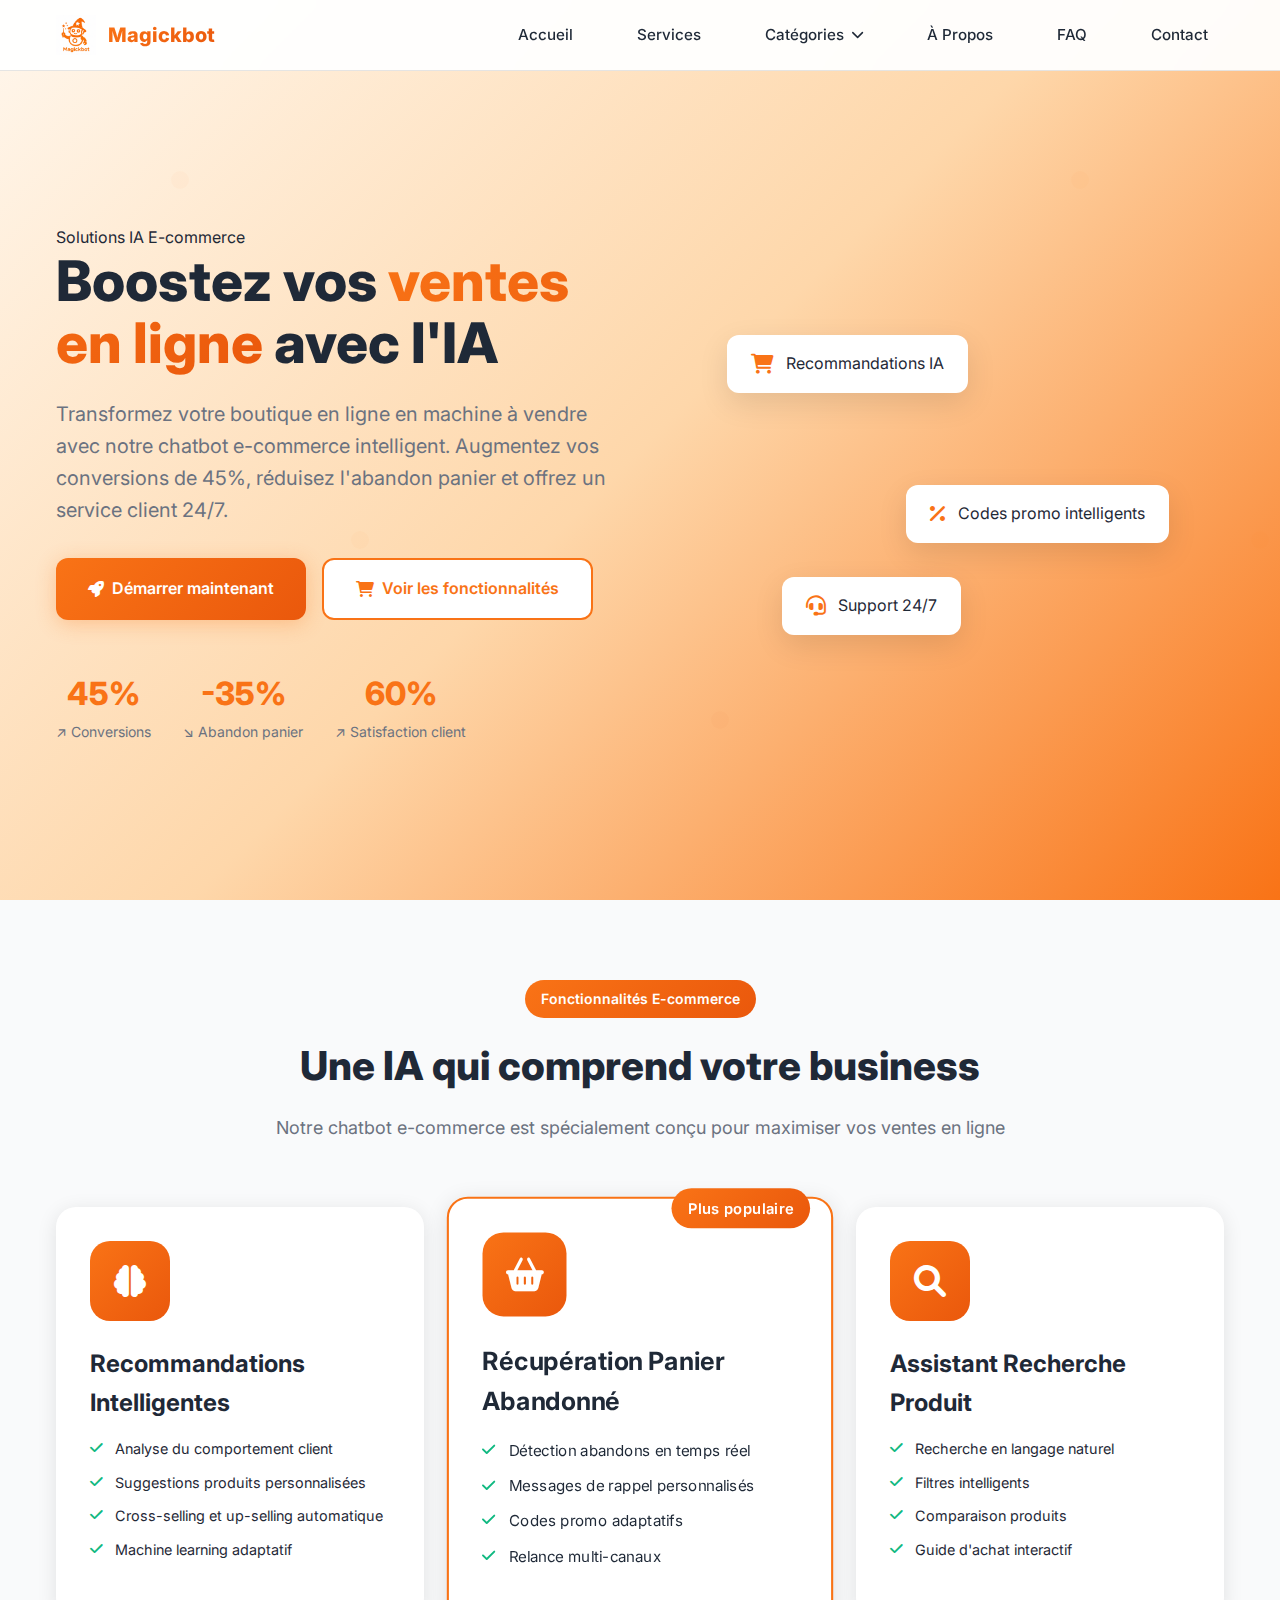
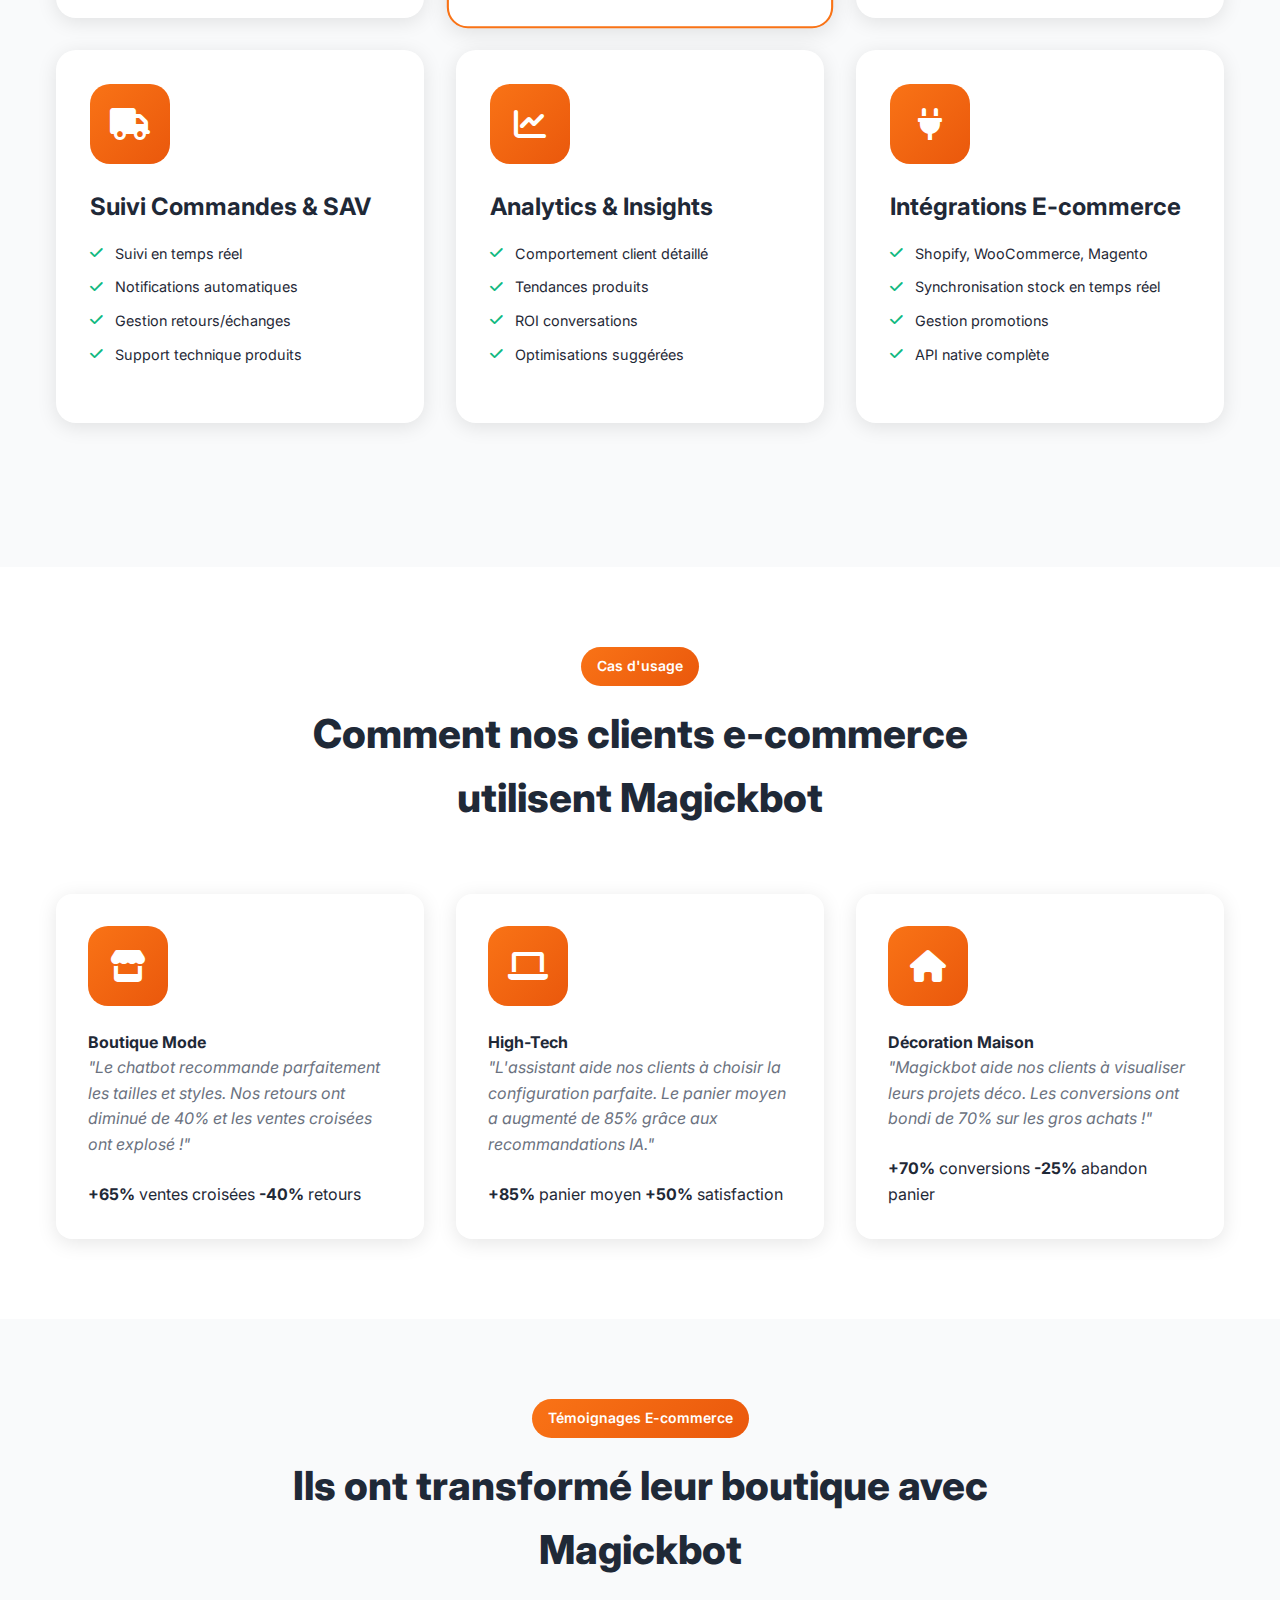
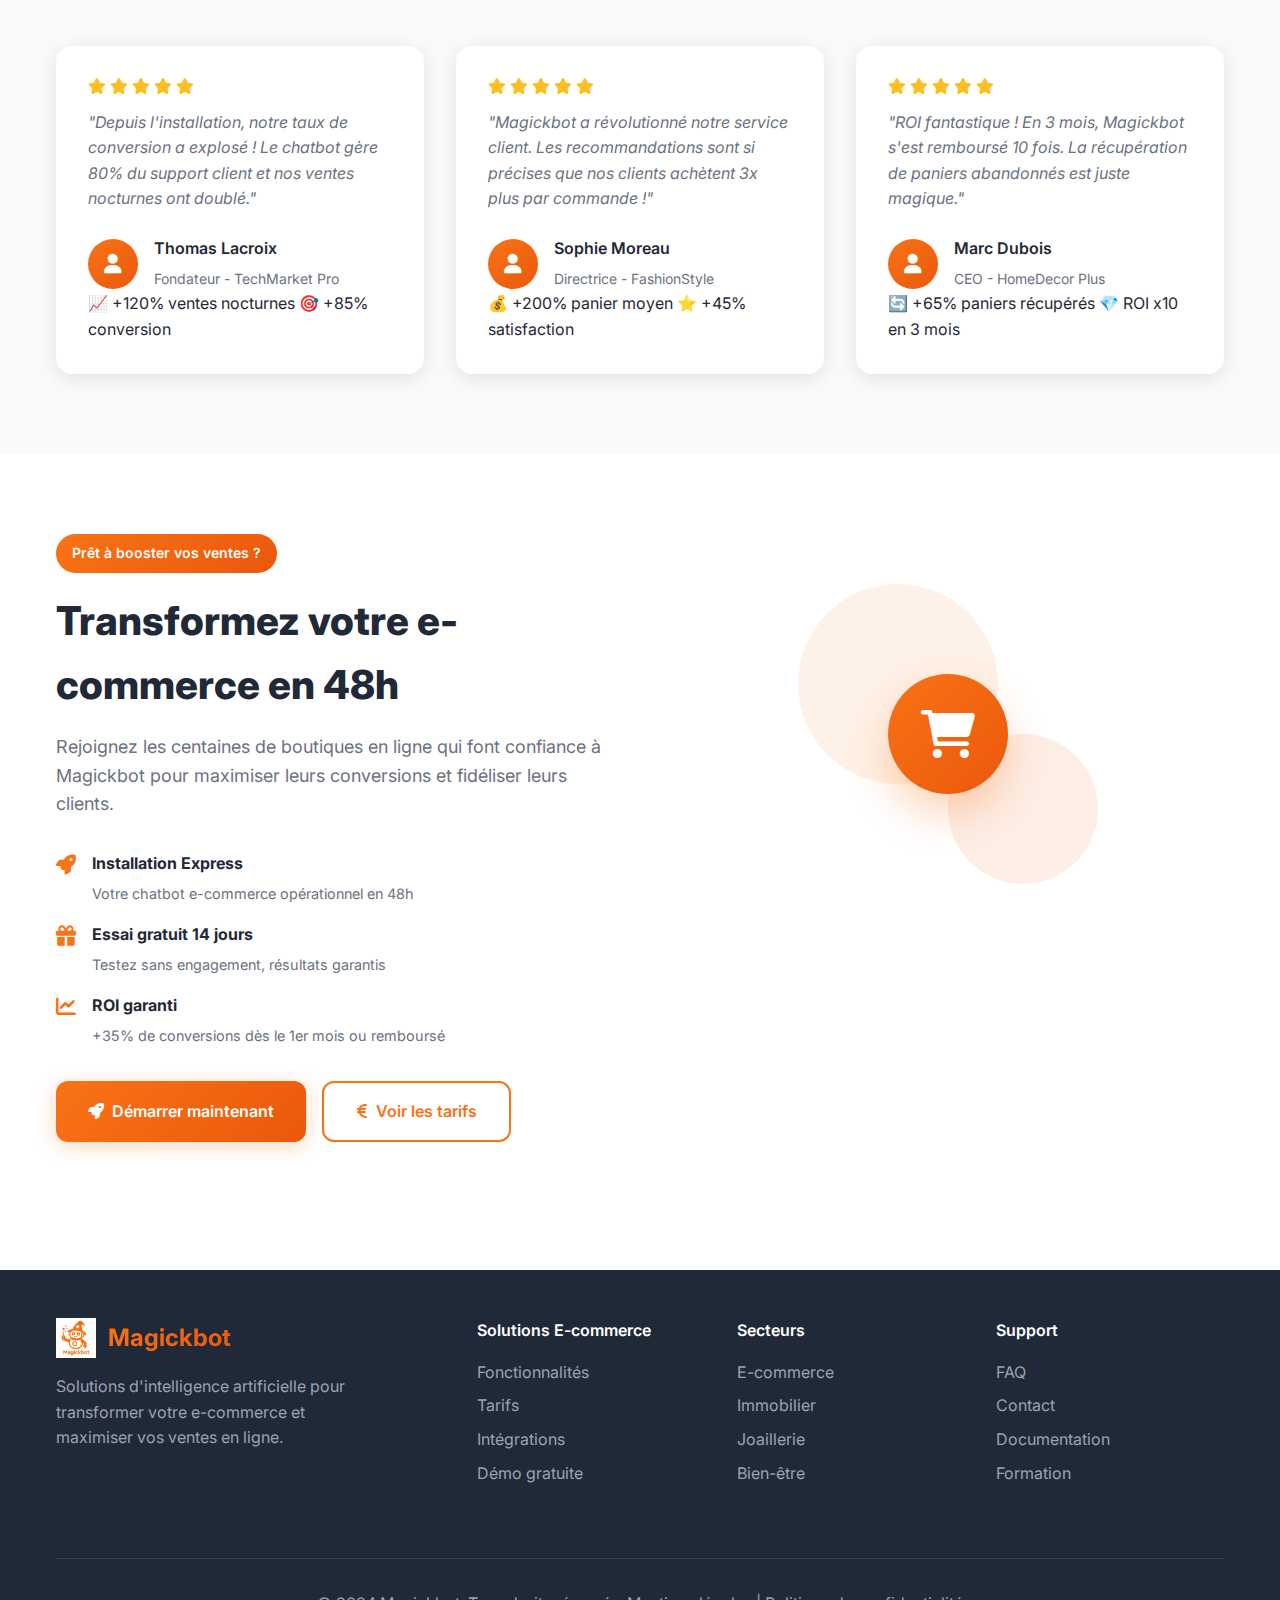
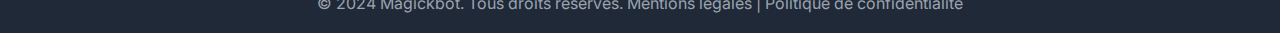
<file: e-commerce.html>
<!DOCTYPE html>
<html lang="fr">
<head>
    <meta charset="UTF-8">
    <meta name="viewport" content="width=device-width, initial-scale=1.0">
    <title>Solutions IA E-commerce - Magickbot</title>
    
    <!-- Favicons -->
    <link rel="apple-touch-icon" sizes="180x180" href="favicon_io/apple-touch-icon.png">
    <link rel="icon" type="image/png" sizes="32x32" href="favicon_io/favicon-32x32.png">
    <link rel="icon" type="image/png" sizes="16x16" href="favicon_io/favicon-16x16.png">
    <link rel="manifest" href="favicon_io/site.webmanifest">
    
    <link rel="preconnect" href="https://fonts.googleapis.com">
    <link rel="preconnect" href="https://fonts.gstatic.com" crossorigin>
    <link href="https://fonts.googleapis.com/css2?family=Inter:wght@300;400;500;600;700&family=Poppins:wght@400;500;600;700;800&display=swap" rel="stylesheet">
    <link rel="stylesheet" href="https://cdnjs.cloudflare.com/ajax/libs/font-awesome/6.0.0/css/all.min.css">
    <link rel="stylesheet" href="style.css">
</head>
<body>
    <!-- Header -->
    <header class="header">
        <!-- Navigation sera injectée automatiquement par le script -->
    </header>

    <!-- Hero Section E-commerce -->
    <section class="hero category-hero">
        <div class="hero__container container">
            <div class="hero__content">
                <span class="hero__subtitle">Solutions IA E-commerce</span>
                <h1 class="hero__title">
                    Boostez vos <span class="gradient-text">ventes en ligne</span> avec l'IA
                </h1>
                <p class="hero__description">
                    Transformez votre boutique en ligne en machine à vendre avec notre chatbot e-commerce intelligent. 
                    Augmentez vos conversions de 45%, réduisez l'abandon panier et offrez un service client 24/7.
                </p>
                <div class="hero__buttons">
                    <a href="index.html#contact" class="btn btn--primary">
                        <i class="fas fa-rocket"></i>
                        Démarrer maintenant
                    </a>
                    <a href="#features" class="btn btn--secondary">
                        <i class="fas fa-shopping-cart"></i>
                        Voir les fonctionnalités
                    </a>
                </div>
                <div class="hero__stats">
                    <div class="stat">
                        <span class="stat__number">45%</span>
                        <span class="stat__label">↗ Conversions</span>
                    </div>
                    <div class="stat">
                        <span class="stat__number">-35%</span>
                        <span class="stat__label">↘ Abandon panier</span>
                    </div>
                    <div class="stat">
                        <span class="stat__number">60%</span>
                        <span class="stat__label">↗ Satisfaction client</span>
                    </div>
                </div>
            </div>
            <div class="hero__image">
                <div class="hero__floating-card card-1">
                    <i class="fas fa-shopping-cart"></i>
                    <span>Recommandations IA</span>
                </div>
                <div class="hero__floating-card card-2">
                    <i class="fas fa-percent"></i>
                    <span>Codes promo intelligents</span>
                </div>
                <div class="hero__floating-card card-3">
                    <i class="fas fa-headset"></i>
                    <span>Support 24/7</span>
                </div>
            </div>
        </div>
    </section>

    <!-- Features Section -->
    <section id="features" class="services section">
        <div class="container">
            <div class="section__header">
                <span class="section__subtitle">Fonctionnalités E-commerce</span>
                <h2 class="section__title">Une IA qui comprend votre business</h2>
                <p class="section__description">
                    Notre chatbot e-commerce est spécialement conçu pour maximiser vos ventes en ligne
                </p>
            </div>
            
            <div class="services__grid">
                <div class="service__card" data-aos="fade-up" data-aos-delay="100">
                    <div class="service__icon">
                        <i class="fas fa-brain"></i>
                    </div>
                    <h3 class="service__title">Recommandations Intelligentes</h3>
                    <ul class="service__features">
                        <li><i class="fas fa-check"></i> Analyse du comportement client</li>
                        <li><i class="fas fa-check"></i> Suggestions produits personnalisées</li>
                        <li><i class="fas fa-check"></i> Cross-selling et up-selling automatique</li>
                        <li><i class="fas fa-check"></i> Machine learning adaptatif</li>
                    </ul>
                </div>

                <div class="service__card featured" data-aos="fade-up" data-aos-delay="200">
                    <div class="service__badge">Plus populaire</div>
                    <div class="service__icon">
                        <i class="fas fa-shopping-basket"></i>
                    </div>
                    <h3 class="service__title">Récupération Panier Abandonné</h3>
                    <ul class="service__features">
                        <li><i class="fas fa-check"></i> Détection abandons en temps réel</li>
                        <li><i class="fas fa-check"></i> Messages de rappel personnalisés</li>
                        <li><i class="fas fa-check"></i> Codes promo adaptatifs</li>
                        <li><i class="fas fa-check"></i> Relance multi-canaux</li>
                    </ul>
                </div>

                <div class="service__card" data-aos="fade-up" data-aos-delay="300">
                    <div class="service__icon">
                        <i class="fas fa-search"></i>
                    </div>
                    <h3 class="service__title">Assistant Recherche Produit</h3>
                    <ul class="service__features">
                        <li><i class="fas fa-check"></i> Recherche en langage naturel</li>
                        <li><i class="fas fa-check"></i> Filtres intelligents</li>
                        <li><i class="fas fa-check"></i> Comparaison produits</li>
                        <li><i class="fas fa-check"></i> Guide d'achat interactif</li>
                    </ul>
                </div>

                <div class="service__card" data-aos="fade-up" data-aos-delay="400">
                    <div class="service__icon">
                        <i class="fas fa-truck"></i>
                    </div>
                    <h3 class="service__title">Suivi Commandes & SAV</h3>
                    <ul class="service__features">
                        <li><i class="fas fa-check"></i> Suivi en temps réel</li>
                        <li><i class="fas fa-check"></i> Notifications automatiques</li>
                        <li><i class="fas fa-check"></i> Gestion retours/échanges</li>
                        <li><i class="fas fa-check"></i> Support technique produits</li>
                    </ul>
                </div>

                <div class="service__card" data-aos="fade-up" data-aos-delay="500">
                    <div class="service__icon">
                        <i class="fas fa-chart-line"></i>
                    </div>
                    <h3 class="service__title">Analytics & Insights</h3>
                    <ul class="service__features">
                        <li><i class="fas fa-check"></i> Comportement client détaillé</li>
                        <li><i class="fas fa-check"></i> Tendances produits</li>
                        <li><i class="fas fa-check"></i> ROI conversations</li>
                        <li><i class="fas fa-check"></i> Optimisations suggérées</li>
                    </ul>
                </div>

                <div class="service__card" data-aos="fade-up" data-aos-delay="600">
                    <div class="service__icon">
                        <i class="fas fa-plug"></i>
                    </div>
                    <h3 class="service__title">Intégrations E-commerce</h3>
                    <ul class="service__features">
                        <li><i class="fas fa-check"></i> Shopify, WooCommerce, Magento</li>
                        <li><i class="fas fa-check"></i> Synchronisation stock en temps réel</li>
                        <li><i class="fas fa-check"></i> Gestion promotions</li>
                        <li><i class="fas fa-check"></i> API native complète</li>
                    </ul>
                </div>
            </div>
        </div>
    </section>

    <!-- Use Cases Section -->
    <section class="about section">
        <div class="container">
            <div class="section__header">
                <span class="section__subtitle">Cas d'usage</span>
                <h2 class="section__title">Comment nos clients e-commerce utilisent Magickbot</h2>
            </div>
            
            <div class="testimonials__grid">
                <div class="testimonial__card" data-aos="fade-up" data-aos-delay="100">
                    <div class="service__icon">
                        <i class="fas fa-store"></i>
                    </div>
                    <h4>Boutique Mode</h4>
                    <p class="testimonial__text">
                        "Le chatbot recommande parfaitement les tailles et styles. Nos retours ont diminué de 40% 
                        et les ventes croisées ont explosé !"
                    </p>
                    <div class="testimonial__stats">
                        <span><strong>+65%</strong> ventes croisées</span>
                        <span><strong>-40%</strong> retours</span>
                    </div>
                </div>

                <div class="testimonial__card" data-aos="fade-up" data-aos-delay="200">
                    <div class="service__icon">
                        <i class="fas fa-laptop"></i>
                    </div>
                    <h4>High-Tech</h4>
                    <p class="testimonial__text">
                        "L'assistant aide nos clients à choisir la configuration parfaite. Le panier moyen 
                        a augmenté de 85% grâce aux recommandations IA."
                    </p>
                    <div class="testimonial__stats">
                        <span><strong>+85%</strong> panier moyen</span>
                        <span><strong>+50%</strong> satisfaction</span>
                    </div>
                </div>

                <div class="testimonial__card" data-aos="fade-up" data-aos-delay="300">
                    <div class="service__icon">
                        <i class="fas fa-home"></i>
                    </div>
                    <h4>Décoration Maison</h4>
                    <p class="testimonial__text">
                        "Magickbot aide nos clients à visualiser leurs projets déco. Les conversions ont 
                        bondi de 70% sur les gros achats !"
                    </p>
                    <div class="testimonial__stats">
                        <span><strong>+70%</strong> conversions</span>
                        <span><strong>-25%</strong> abandon panier</span>
                    </div>
                </div>
            </div>
        </div>
    </section>

    <!-- Testimonials E-commerce -->
    <section class="testimonials section">
        <div class="container">
            <div class="section__header">
                <span class="section__subtitle">Témoignages E-commerce</span>
                <h2 class="section__title">Ils ont transformé leur boutique avec Magickbot</h2>
            </div>
            
            <div class="testimonials__grid">
                <div class="testimonial__card" data-aos="fade-up" data-aos-delay="100">
                    <div class="testimonial__rating">
                        <i class="fas fa-star"></i>
                        <i class="fas fa-star"></i>
                        <i class="fas fa-star"></i>
                        <i class="fas fa-star"></i>
                        <i class="fas fa-star"></i>
                    </div>
                    <p class="testimonial__text">
                        "Depuis l'installation, notre taux de conversion a explosé ! Le chatbot gère 80% 
                        du support client et nos ventes nocturnes ont doublé."
                    </p>
                    <div class="testimonial__author">
                        <div class="testimonial__avatar">
                            <i class="fas fa-user"></i>
                        </div>
                        <div class="testimonial__info">
                            <h4>Thomas Lacroix</h4>
                            <span>Fondateur - TechMarket Pro</span>
                        </div>
                    </div>
                    <div class="testimonial__results">
                        <span class="result-item">📈 +120% ventes nocturnes</span>
                        <span class="result-item">🎯 +85% conversion</span>
                    </div>
                </div>

                <div class="testimonial__card" data-aos="fade-up" data-aos-delay="200">
                    <div class="testimonial__rating">
                        <i class="fas fa-star"></i>
                        <i class="fas fa-star"></i>
                        <i class="fas fa-star"></i>
                        <i class="fas fa-star"></i>
                        <i class="fas fa-star"></i>
                    </div>
                    <p class="testimonial__text">
                        "Magickbot a révolutionné notre service client. Les recommandations sont si précises 
                        que nos clients achètent 3x plus par commande !"
                    </p>
                    <div class="testimonial__author">
                        <div class="testimonial__avatar">
                            <i class="fas fa-user"></i>
                        </div>
                        <div class="testimonial__info">
                            <h4>Sophie Moreau</h4>
                            <span>Directrice - FashionStyle</span>
                        </div>
                    </div>
                    <div class="testimonial__results">
                        <span class="result-item">💰 +200% panier moyen</span>
                        <span class="result-item">⭐ +45% satisfaction</span>
                    </div>
                </div>

                <div class="testimonial__card" data-aos="fade-up" data-aos-delay="300">
                    <div class="testimonial__rating">
                        <i class="fas fa-star"></i>
                        <i class="fas fa-star"></i>
                        <i class="fas fa-star"></i>
                        <i class="fas fa-star"></i>
                        <i class="fas fa-star"></i>
                    </div>
                    <p class="testimonial__text">
                        "ROI fantastique ! En 3 mois, Magickbot s'est remboursé 10 fois. 
                        La récupération de paniers abandonnés est juste magique."
                    </p>
                    <div class="testimonial__author">
                        <div class="testimonial__avatar">
                            <i class="fas fa-user"></i>
                        </div>
                        <div class="testimonial__info">
                            <h4>Marc Dubois</h4>
                            <span>CEO - HomeDecor Plus</span>
                        </div>
                    </div>
                    <div class="testimonial__results">
                        <span class="result-item">🔄 +65% paniers récupérés</span>
                        <span class="result-item">💎 ROI x10 en 3 mois</span>
                    </div>
                </div>
            </div>
        </div>
    </section>

    <!-- CTA Section -->
    <section class="contact section">
        <div class="container">
            <div class="contact__container">
                <div class="contact__info" data-aos="fade-right">
                    <span class="section__subtitle">Prêt à booster vos ventes ?</span>
                    <h2 class="section__title">Transformez votre e-commerce en 48h</h2>
                    <p class="contact__description">
                        Rejoignez les centaines de boutiques en ligne qui font confiance à Magickbot 
                        pour maximiser leurs conversions et fidéliser leurs clients.
                    </p>
                    
                    <div class="contact__guarantee">
                        <div class="contact__guarantee-item">
                            <i class="fas fa-rocket"></i>
                            <div class="contact__guarantee-text">
                                <strong>Installation Express</strong>
                                <span>Votre chatbot e-commerce opérationnel en 48h</span>
                            </div>
                        </div>
                        <div class="contact__guarantee-item">
                            <i class="fas fa-gift"></i>
                            <div class="contact__guarantee-text">
                                <strong>Essai gratuit 14 jours</strong>
                                <span>Testez sans engagement, résultats garantis</span>
                            </div>
                        </div>
                        <div class="contact__guarantee-item">
                            <i class="fas fa-chart-line"></i>
                            <div class="contact__guarantee-text">
                                <strong>ROI garanti</strong>
                                <span>+35% de conversions dès le 1er mois ou remboursé</span>
                            </div>
                        </div>
                    </div>
                    
                    <div class="hero__buttons">
                        <a href="index.html#contact" class="btn btn--primary">
                            <i class="fas fa-rocket"></i>
                            Démarrer maintenant
                        </a>
                        <a href="index.html#services" class="btn btn--secondary">
                            <i class="fas fa-euro-sign"></i>
                            Voir les tarifs
                        </a>
                    </div>
                </div>
                
                <div class="about__image" data-aos="fade-left">
                    <div class="about__image-wrapper">
                        <div class="about__decoration decoration-1"></div>
                        <div class="about__decoration decoration-2"></div>
                        <div class="about__main-visual">
                            <i class="fas fa-shopping-cart"></i>
                        </div>
                    </div>
                </div>
            </div>
        </div>
    </section>

    <!-- Footer -->
    <footer class="footer">
        <div class="container">
            <div class="footer__container">
                <div class="footer__content">
                    <div class="footer__brand">
                        <div class="footer__logo">
                            <img src="logo_magickbot.png" alt="Magickbot Logo" class="footer__logo-img">
                            <span>Magickbot</span>
                        </div>
                        <p class="footer__description">
                            Solutions d'intelligence artificielle pour transformer votre e-commerce 
                            et maximiser vos ventes en ligne.
                        </p>
                    </div>
                    
                    <div class="footer__links">
                        <div class="footer__group">
                            <h4 class="footer__title">Solutions E-commerce</h4>
                            <ul class="footer__list">
                                <li><a href="#features" class="footer__link">Fonctionnalités</a></li>
                                <li><a href="index.html#services" class="footer__link">Tarifs</a></li>
                                <li><a href="#" class="footer__link">Intégrations</a></li>
                                <li><a href="index.html#contact" class="footer__link">Démo gratuite</a></li>
                            </ul>
                        </div>
                        
                        <div class="footer__group">
                            <h4 class="footer__title">Secteurs</h4>
                            <ul class="footer__list">
                                <li><a href="e-commerce.html" class="footer__link">E-commerce</a></li>
                                <li><a href="immobilier.html" class="footer__link">Immobilier</a></li>
                                <li><a href="joaillerie-bijouterie.html" class="footer__link">Joaillerie</a></li>
                                <li><a href="bien-etre-esthetique.html" class="footer__link">Bien-être</a></li>
                            </ul>
                        </div>
                        
                        <div class="footer__group">
                            <h4 class="footer__title">Support</h4>
                            <ul class="footer__list">
                                <li><a href="index.html#faq" class="footer__link">FAQ</a></li>
                                <li><a href="index.html#contact" class="footer__link">Contact</a></li>
                                <li><a href="#" class="footer__link">Documentation</a></li>
                                <li><a href="#" class="footer__link">Formation</a></li>
                            </ul>
                        </div>
                    </div>
                </div>
                
                <div class="footer__bottom">
                    <p class="footer__copy">
                        &copy; 2024 Magickbot. Tous droits réservés. 
                        <a href="mentions-legales.html" class="footer__legal">Mentions légales</a> | 
                        <a href="politique-confidentialite.html" class="footer__legal">Politique de confidentialité</a>
                    </p>
                </div>
            </div>
        </div>
    </footer>

    <!-- Scripts -->
    <script src="js/navigation.js"></script>
    <script src="https://unpkg.com/aos@2.3.1/dist/aos.js"></script>
    <script>
        // Initialize AOS
        AOS.init({
            duration: 1000,
            once: true,
            offset: 100
        });

        // Le code de navigation est maintenant géré par navigation.js
    </script>
</body>
</html>
</file>
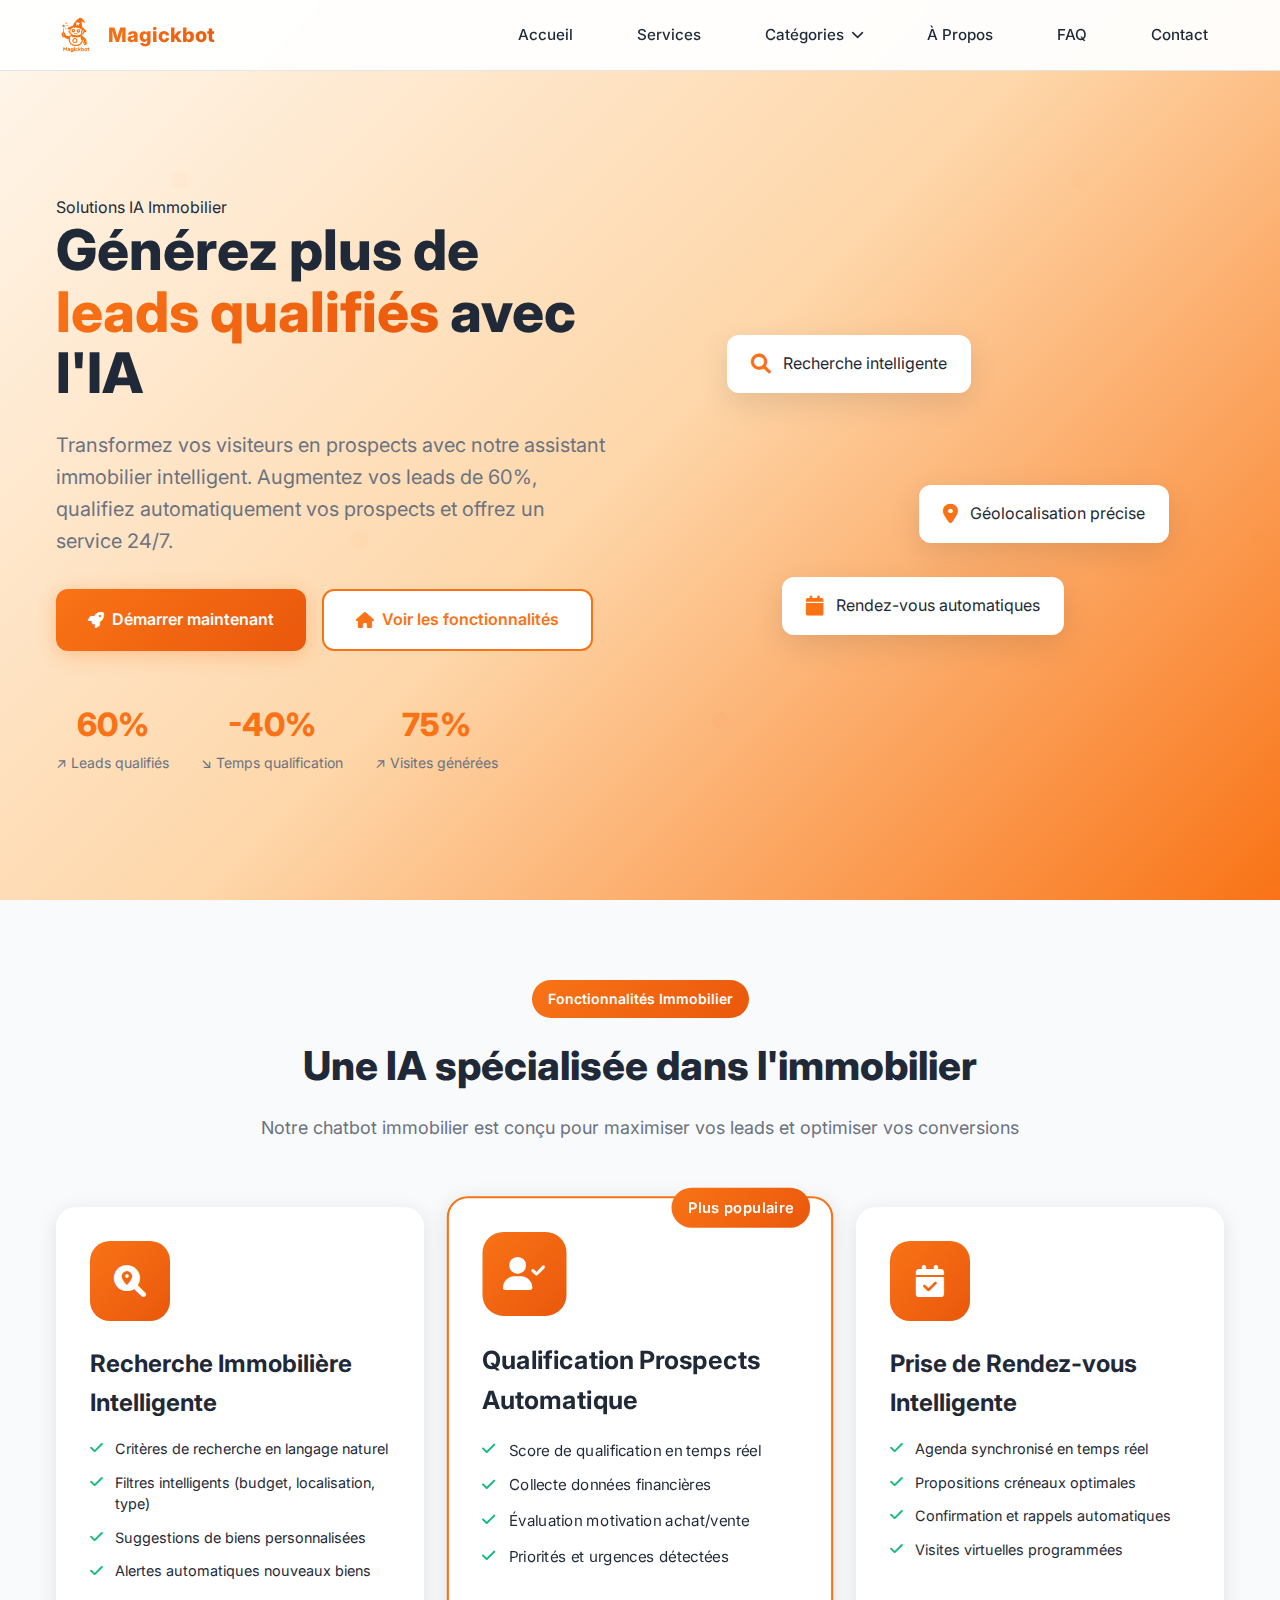
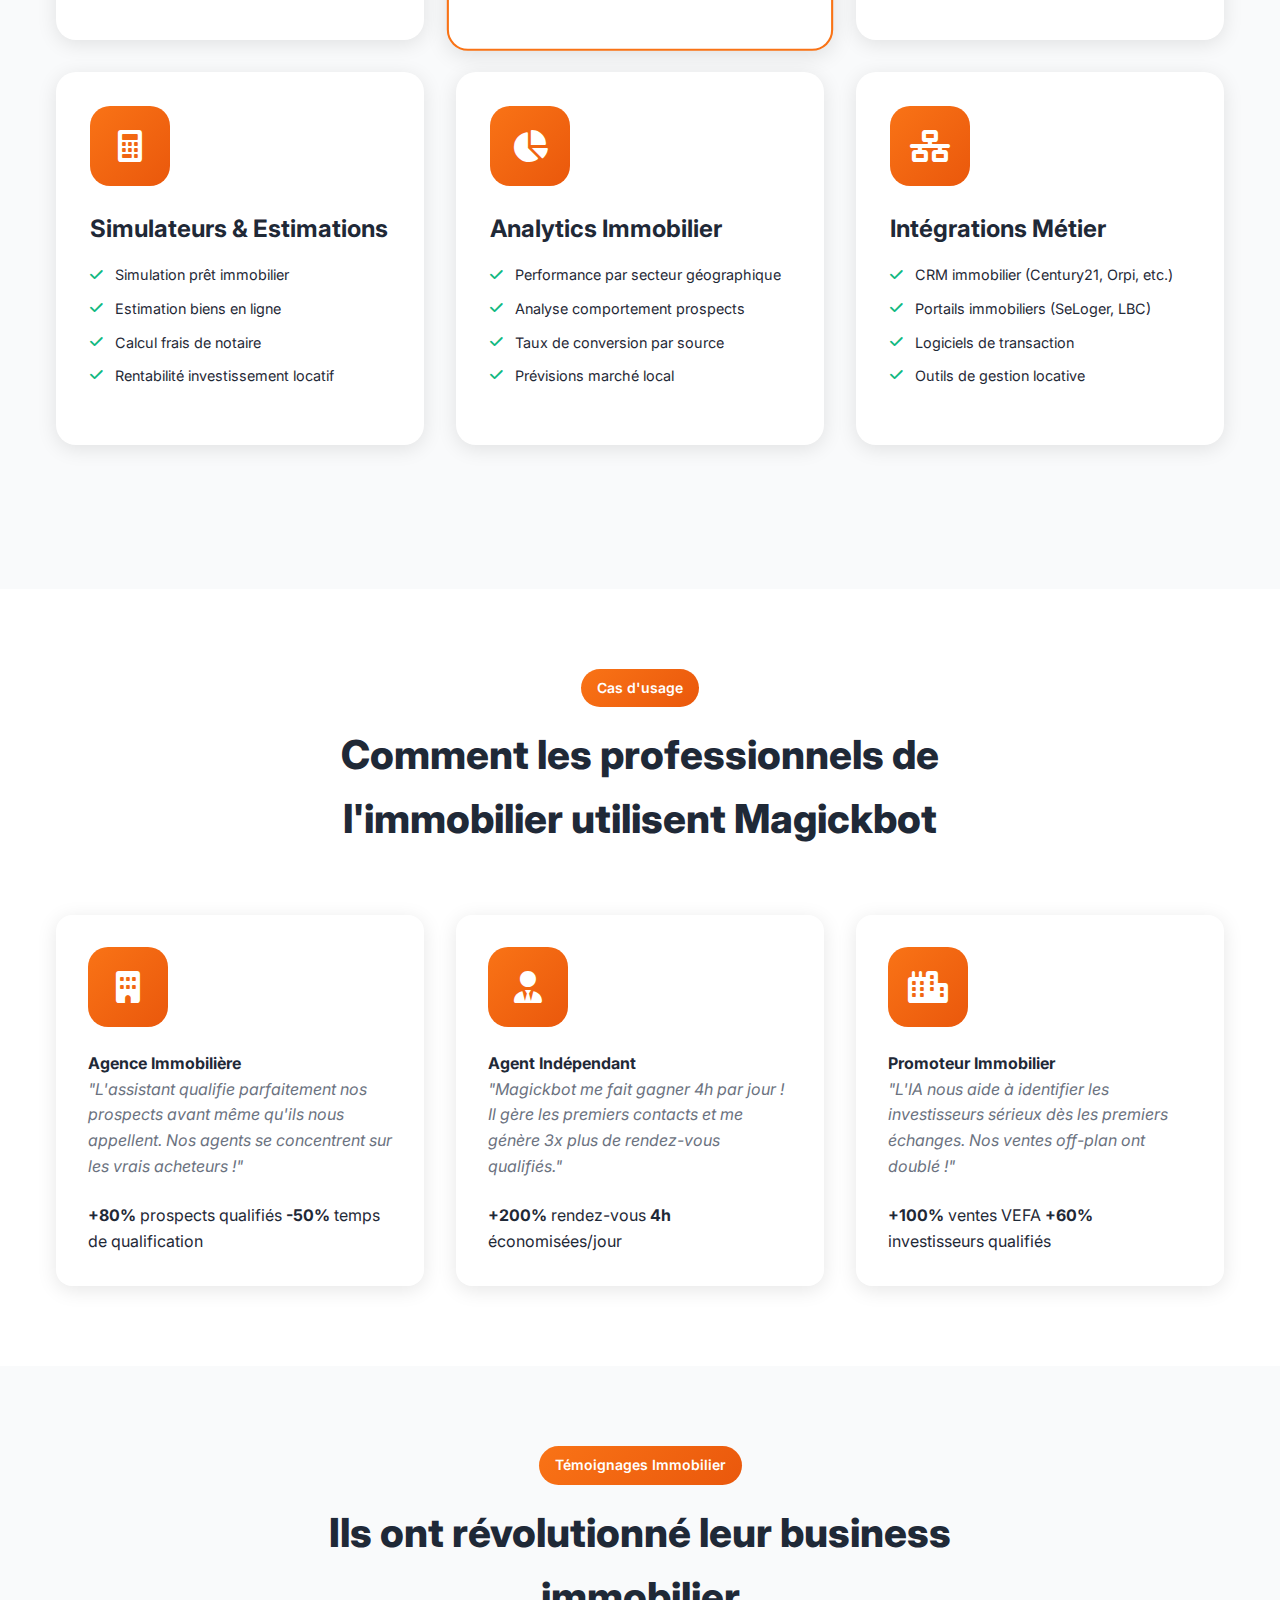
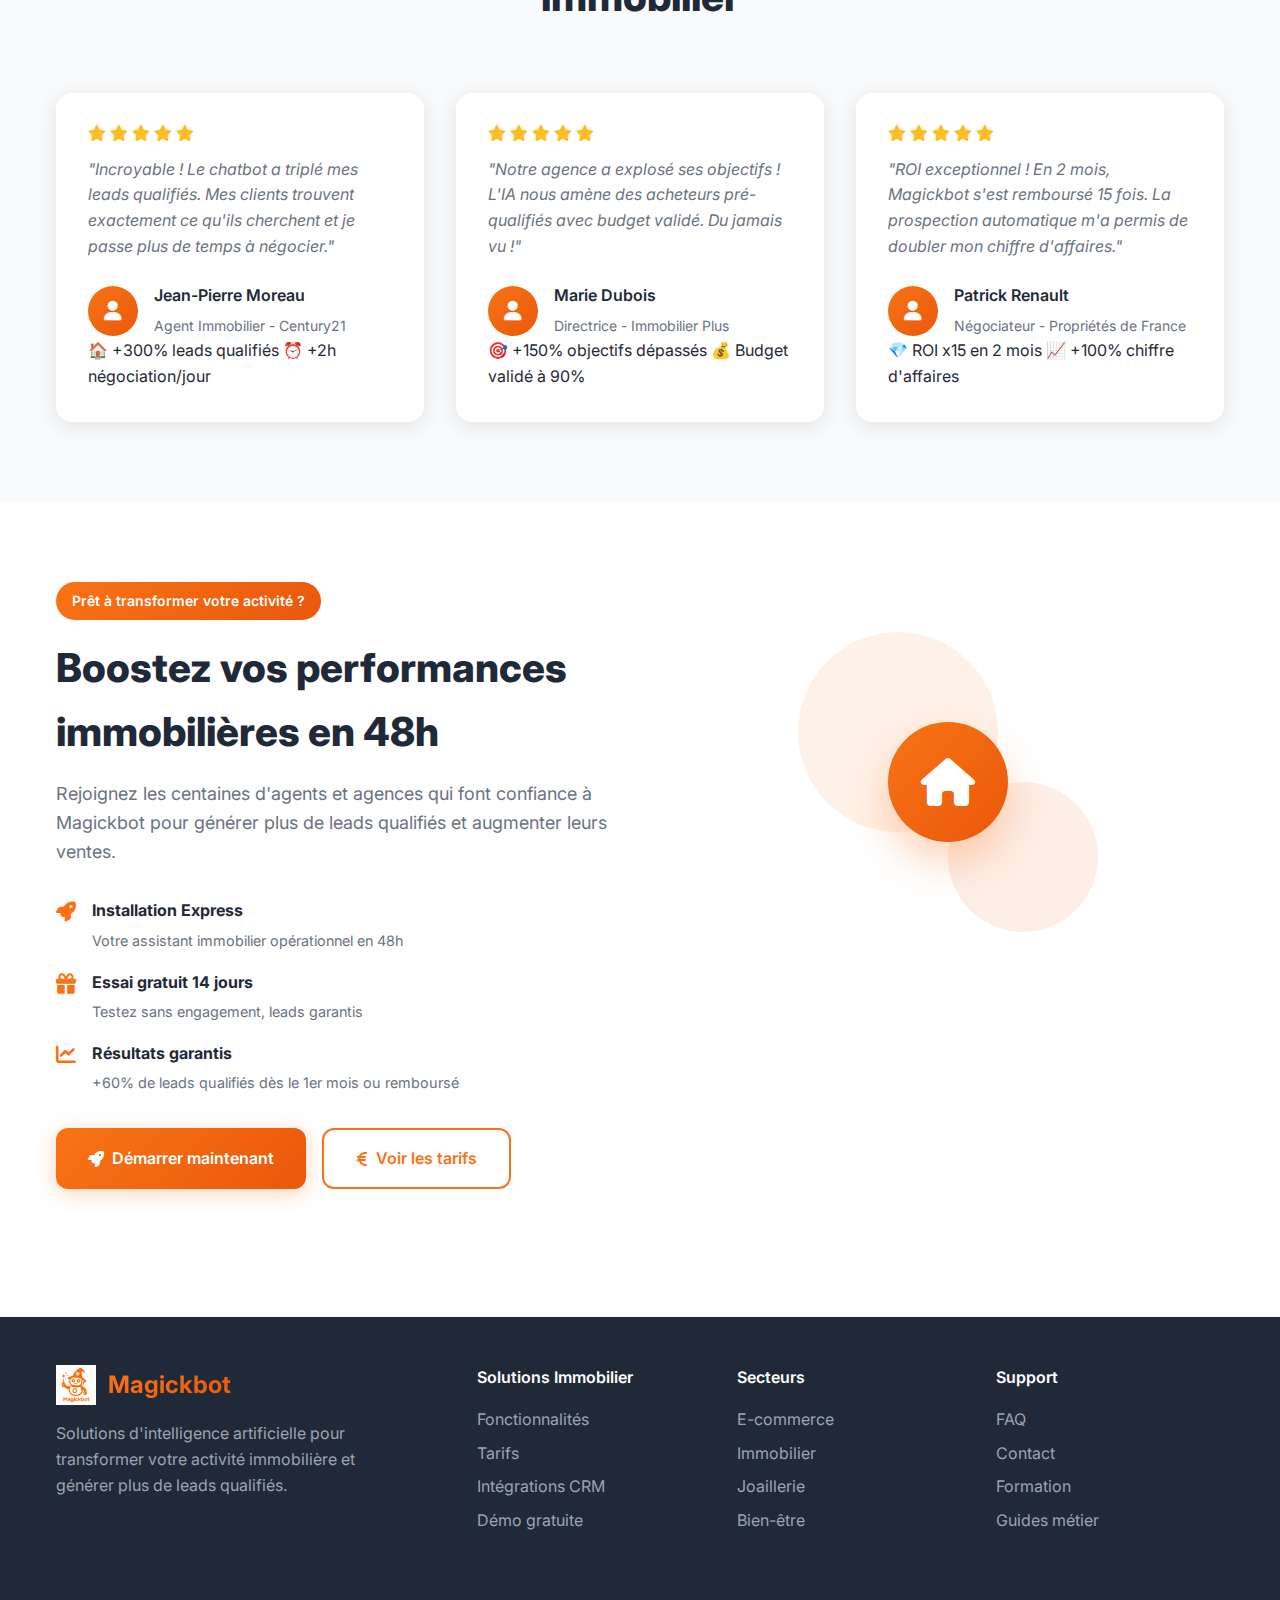
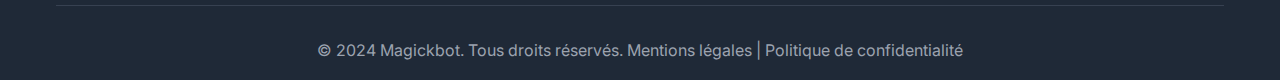
<file: immobilier.html>
<!DOCTYPE html>
<html lang="fr">
<head>
    <meta charset="UTF-8">
    <meta name="viewport" content="width=device-width, initial-scale=1.0">
    <title>Solutions IA Immobilier - Magickbot</title>
    
    <!-- Favicons -->
    <link rel="apple-touch-icon" sizes="180x180" href="favicon_io/apple-touch-icon.png">
    <link rel="icon" type="image/png" sizes="32x32" href="favicon_io/favicon-32x32.png">
    <link rel="icon" type="image/png" sizes="16x16" href="favicon_io/favicon-16x16.png">
    <link rel="manifest" href="favicon_io/site.webmanifest">
    
    <link rel="preconnect" href="https://fonts.googleapis.com">
    <link rel="preconnect" href="https://fonts.gstatic.com" crossorigin>
    <link href="https://fonts.googleapis.com/css2?family=Inter:wght@300;400;500;600;700&family=Poppins:wght@400;500;600;700;800&display=swap" rel="stylesheet">
    <link rel="stylesheet" href="https://cdnjs.cloudflare.com/ajax/libs/font-awesome/6.0.0/css/all.min.css">
    <link rel="stylesheet" href="style.css">
</head>
<body>
    <!-- Header -->
    <header class="header">
        <!-- Navigation sera injectée automatiquement par le script -->
    </header>

    <!-- Hero Section Immobilier -->
    <section class="hero category-hero">
        <div class="hero__container container">
            <div class="hero__content">
                <span class="hero__subtitle">Solutions IA Immobilier</span>
                <h1 class="hero__title">
                    Générez plus de <span class="gradient-text">leads qualifiés</span> avec l'IA
                </h1>
                <p class="hero__description">
                    Transformez vos visiteurs en prospects avec notre assistant immobilier intelligent. 
                    Augmentez vos leads de 60%, qualifiez automatiquement vos prospects et offrez un service 24/7.
                </p>
                <div class="hero__buttons">
                    <a href="index.html#contact" class="btn btn--primary">
                        <i class="fas fa-rocket"></i>
                        Démarrer maintenant
                    </a>
                    <a href="#features" class="btn btn--secondary">
                        <i class="fas fa-home"></i>
                        Voir les fonctionnalités
                    </a>
                </div>
                <div class="hero__stats">
                    <div class="stat">
                        <span class="stat__number">60%</span>
                        <span class="stat__label">↗ Leads qualifiés</span>
                    </div>
                    <div class="stat">
                        <span class="stat__number">-40%</span>
                        <span class="stat__label">↘ Temps qualification</span>
                    </div>
                    <div class="stat">
                        <span class="stat__number">75%</span>
                        <span class="stat__label">↗ Visites générées</span>
                    </div>
                </div>
            </div>
            <div class="hero__image">
                <div class="hero__floating-card card-1">
                    <i class="fas fa-search"></i>
                    <span>Recherche intelligente</span>
                </div>
                <div class="hero__floating-card card-2">
                    <i class="fas fa-map-marker-alt"></i>
                    <span>Géolocalisation précise</span>
                </div>
                <div class="hero__floating-card card-3">
                    <i class="fas fa-calendar"></i>
                    <span>Rendez-vous automatiques</span>
                </div>
            </div>
        </div>
    </section>

    <!-- Features Section -->
    <section id="features" class="services section">
        <div class="container">
            <div class="section__header">
                <span class="section__subtitle">Fonctionnalités Immobilier</span>
                <h2 class="section__title">Une IA spécialisée dans l'immobilier</h2>
                <p class="section__description">
                    Notre chatbot immobilier est conçu pour maximiser vos leads et optimiser vos conversions
                </p>
            </div>
            
            <div class="services__grid">
                <div class="service__card" data-aos="fade-up" data-aos-delay="100">
                    <div class="service__icon">
                        <i class="fas fa-search-location"></i>
                    </div>
                    <h3 class="service__title">Recherche Immobilière Intelligente</h3>
                    <ul class="service__features">
                        <li><i class="fas fa-check"></i> Critères de recherche en langage naturel</li>
                        <li><i class="fas fa-check"></i> Filtres intelligents (budget, localisation, type)</li>
                        <li><i class="fas fa-check"></i> Suggestions de biens personnalisées</li>
                        <li><i class="fas fa-check"></i> Alertes automatiques nouveaux biens</li>
                    </ul>
                </div>

                <div class="service__card featured" data-aos="fade-up" data-aos-delay="200">
                    <div class="service__badge">Plus populaire</div>
                    <div class="service__icon">
                        <i class="fas fa-user-check"></i>
                    </div>
                    <h3 class="service__title">Qualification Prospects Automatique</h3>
                    <ul class="service__features">
                        <li><i class="fas fa-check"></i> Score de qualification en temps réel</li>
                        <li><i class="fas fa-check"></i> Collecte données financières</li>
                        <li><i class="fas fa-check"></i> Évaluation motivation achat/vente</li>
                        <li><i class="fas fa-check"></i> Priorités et urgences détectées</li>
                    </ul>
                </div>

                <div class="service__card" data-aos="fade-up" data-aos-delay="300">
                    <div class="service__icon">
                        <i class="fas fa-calendar-check"></i>
                    </div>
                    <h3 class="service__title">Prise de Rendez-vous Intelligente</h3>
                    <ul class="service__features">
                        <li><i class="fas fa-check"></i> Agenda synchronisé en temps réel</li>
                        <li><i class="fas fa-check"></i> Propositions créneaux optimales</li>
                        <li><i class="fas fa-check"></i> Confirmation et rappels automatiques</li>
                        <li><i class="fas fa-check"></i> Visites virtuelles programmées</li>
                    </ul>
                </div>

                <div class="service__card" data-aos="fade-up" data-aos-delay="400">
                    <div class="service__icon">
                        <i class="fas fa-calculator"></i>
                    </div>
                    <h3 class="service__title">Simulateurs & Estimations</h3>
                    <ul class="service__features">
                        <li><i class="fas fa-check"></i> Simulation prêt immobilier</li>
                        <li><i class="fas fa-check"></i> Estimation biens en ligne</li>
                        <li><i class="fas fa-check"></i> Calcul frais de notaire</li>
                        <li><i class="fas fa-check"></i> Rentabilité investissement locatif</li>
                    </ul>
                </div>

                <div class="service__card" data-aos="fade-up" data-aos-delay="500">
                    <div class="service__icon">
                        <i class="fas fa-chart-pie"></i>
                    </div>
                    <h3 class="service__title">Analytics Immobilier</h3>
                    <ul class="service__features">
                        <li><i class="fas fa-check"></i> Performance par secteur géographique</li>
                        <li><i class="fas fa-check"></i> Analyse comportement prospects</li>
                        <li><i class="fas fa-check"></i> Taux de conversion par source</li>
                        <li><i class="fas fa-check"></i> Prévisions marché local</li>
                    </ul>
                </div>

                <div class="service__card" data-aos="fade-up" data-aos-delay="600">
                    <div class="service__icon">
                        <i class="fas fa-network-wired"></i>
                    </div>
                    <h3 class="service__title">Intégrations Métier</h3>
                    <ul class="service__features">
                        <li><i class="fas fa-check"></i> CRM immobilier (Century21, Orpi, etc.)</li>
                        <li><i class="fas fa-check"></i> Portails immobiliers (SeLoger, LBC)</li>
                        <li><i class="fas fa-check"></i> Logiciels de transaction</li>
                        <li><i class="fas fa-check"></i> Outils de gestion locative</li>
                    </ul>
                </div>
            </div>
        </div>
    </section>

    <!-- Use Cases Section -->
    <section class="about section">
        <div class="container">
            <div class="section__header">
                <span class="section__subtitle">Cas d'usage</span>
                <h2 class="section__title">Comment les professionnels de l'immobilier utilisent Magickbot</h2>
            </div>
            
            <div class="testimonials__grid">
                <div class="testimonial__card" data-aos="fade-up" data-aos-delay="100">
                    <div class="service__icon">
                        <i class="fas fa-building"></i>
                    </div>
                    <h4>Agence Immobilière</h4>
                    <p class="testimonial__text">
                        "L'assistant qualifie parfaitement nos prospects avant même qu'ils nous appellent. 
                        Nos agents se concentrent sur les vrais acheteurs !"
                    </p>
                    <div class="testimonial__stats">
                        <span><strong>+80%</strong> prospects qualifiés</span>
                        <span><strong>-50%</strong> temps de qualification</span>
                    </div>
                </div>

                <div class="testimonial__card" data-aos="fade-up" data-aos-delay="200">
                    <div class="service__icon">
                        <i class="fas fa-user-tie"></i>
                    </div>
                    <h4>Agent Indépendant</h4>
                    <p class="testimonial__text">
                        "Magickbot me fait gagner 4h par jour ! Il gère les premiers contacts et me génère 
                        3x plus de rendez-vous qualifiés."
                    </p>
                    <div class="testimonial__stats">
                        <span><strong>+200%</strong> rendez-vous</span>
                        <span><strong>4h</strong> économisées/jour</span>
                    </div>
                </div>

                <div class="testimonial__card" data-aos="fade-up" data-aos-delay="300">
                    <div class="service__icon">
                        <i class="fas fa-city"></i>
                    </div>
                    <h4>Promoteur Immobilier</h4>
                    <p class="testimonial__text">
                        "L'IA nous aide à identifier les investisseurs sérieux dès les premiers échanges. 
                        Nos ventes off-plan ont doublé !"
                    </p>
                    <div class="testimonial__stats">
                        <span><strong>+100%</strong> ventes VEFA</span>
                        <span><strong>+60%</strong> investisseurs qualifiés</span>
                    </div>
                </div>
            </div>
        </div>
    </section>

    <!-- Testimonials Immobilier -->
    <section class="testimonials section">
        <div class="container">
            <div class="section__header">
                <span class="section__subtitle">Témoignages Immobilier</span>
                <h2 class="section__title">Ils ont révolutionné leur business immobilier</h2>
            </div>
            
            <div class="testimonials__grid">
                <div class="testimonial__card" data-aos="fade-up" data-aos-delay="100">
                    <div class="testimonial__rating">
                        <i class="fas fa-star"></i>
                        <i class="fas fa-star"></i>
                        <i class="fas fa-star"></i>
                        <i class="fas fa-star"></i>
                        <i class="fas fa-star"></i>
                    </div>
                    <p class="testimonial__text">
                        "Incroyable ! Le chatbot a triplé mes leads qualifiés. Mes clients trouvent 
                        exactement ce qu'ils cherchent et je passe plus de temps à négocier."
                    </p>
                    <div class="testimonial__author">
                        <div class="testimonial__avatar">
                            <i class="fas fa-user"></i>
                        </div>
                        <div class="testimonial__info">
                            <h4>Jean-Pierre Moreau</h4>
                            <span>Agent Immobilier - Century21</span>
                        </div>
                    </div>
                    <div class="testimonial__results">
                        <span class="result-item">🏠 +300% leads qualifiés</span>
                        <span class="result-item">⏰ +2h négociation/jour</span>
                    </div>
                </div>

                <div class="testimonial__card" data-aos="fade-up" data-aos-delay="200">
                    <div class="testimonial__rating">
                        <i class="fas fa-star"></i>
                        <i class="fas fa-star"></i>
                        <i class="fas fa-star"></i>
                        <i class="fas fa-star"></i>
                        <i class="fas fa-star"></i>
                    </div>
                    <p class="testimonial__text">
                        "Notre agence a explosé ses objectifs ! L'IA nous amène des acheteurs 
                        pré-qualifiés avec budget validé. Du jamais vu !"
                    </p>
                    <div class="testimonial__author">
                        <div class="testimonial__avatar">
                            <i class="fas fa-user"></i>
                        </div>
                        <div class="testimonial__info">
                            <h4>Marie Dubois</h4>
                            <span>Directrice - Immobilier Plus</span>
                        </div>
                    </div>
                    <div class="testimonial__results">
                        <span class="result-item">🎯 +150% objectifs dépassés</span>
                        <span class="result-item">💰 Budget validé à 90%</span>
                    </div>
                </div>

                <div class="testimonial__card" data-aos="fade-up" data-aos-delay="300">
                    <div class="testimonial__rating">
                        <i class="fas fa-star"></i>
                        <i class="fas fa-star"></i>
                        <i class="fas fa-star"></i>
                        <i class="fas fa-star"></i>
                        <i class="fas fa-star"></i>
                    </div>
                    <p class="testimonial__text">
                        "ROI exceptionnel ! En 2 mois, Magickbot s'est remboursé 15 fois. 
                        La prospection automatique m'a permis de doubler mon chiffre d'affaires."
                    </p>
                    <div class="testimonial__author">
                        <div class="testimonial__avatar">
                            <i class="fas fa-user"></i>
                        </div>
                        <div class="testimonial__info">
                            <h4>Patrick Renault</h4>
                            <span>Négociateur - Propriétés de France</span>
                        </div>
                    </div>
                    <div class="testimonial__results">
                        <span class="result-item">💎 ROI x15 en 2 mois</span>
                        <span class="result-item">📈 +100% chiffre d'affaires</span>
                    </div>
                </div>
            </div>
        </div>
    </section>

    <!-- CTA Section -->
    <section class="contact section">
        <div class="container">
            <div class="contact__container">
                <div class="contact__info" data-aos="fade-right">
                    <span class="section__subtitle">Prêt à transformer votre activité ?</span>
                    <h2 class="section__title">Boostez vos performances immobilières en 48h</h2>
                    <p class="contact__description">
                        Rejoignez les centaines d'agents et agences qui font confiance à Magickbot 
                        pour générer plus de leads qualifiés et augmenter leurs ventes.
                    </p>
                    
                    <div class="contact__guarantee">
                        <div class="contact__guarantee-item">
                            <i class="fas fa-rocket"></i>
                            <div class="contact__guarantee-text">
                                <strong>Installation Express</strong>
                                <span>Votre assistant immobilier opérationnel en 48h</span>
                            </div>
                        </div>
                        <div class="contact__guarantee-item">
                            <i class="fas fa-gift"></i>
                            <div class="contact__guarantee-text">
                                <strong>Essai gratuit 14 jours</strong>
                                <span>Testez sans engagement, leads garantis</span>
                            </div>
                        </div>
                        <div class="contact__guarantee-item">
                            <i class="fas fa-chart-line"></i>
                            <div class="contact__guarantee-text">
                                <strong>Résultats garantis</strong>
                                <span>+60% de leads qualifiés dès le 1er mois ou remboursé</span>
                            </div>
                        </div>
                    </div>
                    
                    <div class="hero__buttons">
                        <a href="index.html#contact" class="btn btn--primary">
                            <i class="fas fa-rocket"></i>
                            Démarrer maintenant
                        </a>
                        <a href="index.html#services" class="btn btn--secondary">
                            <i class="fas fa-euro-sign"></i>
                            Voir les tarifs
                        </a>
                    </div>
                </div>
                
                <div class="about__image" data-aos="fade-left">
                    <div class="about__image-wrapper">
                        <div class="about__decoration decoration-1"></div>
                        <div class="about__decoration decoration-2"></div>
                        <div class="about__main-visual">
                            <i class="fas fa-home"></i>
                        </div>
                    </div>
                </div>
            </div>
        </div>
    </section>

    <!-- Footer -->
    <footer class="footer">
        <div class="container">
            <div class="footer__container">
                <div class="footer__content">
                    <div class="footer__brand">
                        <div class="footer__logo">
                            <img src="logo_magickbot.png" alt="Magickbot Logo" class="footer__logo-img">
                            <span>Magickbot</span>
                        </div>
                        <p class="footer__description">
                            Solutions d'intelligence artificielle pour transformer votre activité immobilière 
                            et générer plus de leads qualifiés.
                        </p>
                    </div>
                    
                    <div class="footer__links">
                        <div class="footer__group">
                            <h4 class="footer__title">Solutions Immobilier</h4>
                            <ul class="footer__list">
                                <li><a href="#features" class="footer__link">Fonctionnalités</a></li>
                                <li><a href="index.html#services" class="footer__link">Tarifs</a></li>
                                <li><a href="#" class="footer__link">Intégrations CRM</a></li>
                                <li><a href="index.html#contact" class="footer__link">Démo gratuite</a></li>
                            </ul>
                        </div>
                        
                        <div class="footer__group">
                            <h4 class="footer__title">Secteurs</h4>
                            <ul class="footer__list">
                                <li><a href="e-commerce.html" class="footer__link">E-commerce</a></li>
                                <li><a href="immobilier.html" class="footer__link">Immobilier</a></li>
                                <li><a href="joaillerie-bijouterie.html" class="footer__link">Joaillerie</a></li>
                                <li><a href="bien-etre-esthetique.html" class="footer__link">Bien-être</a></li>
                            </ul>
                        </div>
                        
                        <div class="footer__group">
                            <h4 class="footer__title">Support</h4>
                            <ul class="footer__list">
                                <li><a href="index.html#faq" class="footer__link">FAQ</a></li>
                                <li><a href="index.html#contact" class="footer__link">Contact</a></li>
                                <li><a href="#" class="footer__link">Formation</a></li>
                                <li><a href="#" class="footer__link">Guides métier</a></li>
                            </ul>
                        </div>
                    </div>
                </div>
                
                <div class="footer__bottom">
                    <p class="footer__copy">
                        &copy; 2024 Magickbot. Tous droits réservés. 
                        <a href="mentions-legales.html" class="footer__legal">Mentions légales</a> | 
                        <a href="politique-confidentialite.html" class="footer__legal">Politique de confidentialité</a>
                    </p>
                </div>
            </div>
        </div>
    </footer>

    <!-- Scripts -->
    <script src="js/navigation.js"></script>
    <script src="https://unpkg.com/aos@2.3.1/dist/aos.js"></script>
    <script>
        // Initialize AOS
        AOS.init({
            offset: 100
        });

        // Le code de navigation est maintenant géré par navigation.js
        // Supprimer tout le code JavaScript de navigation existant
    </script>
</body>
</html>
</file>
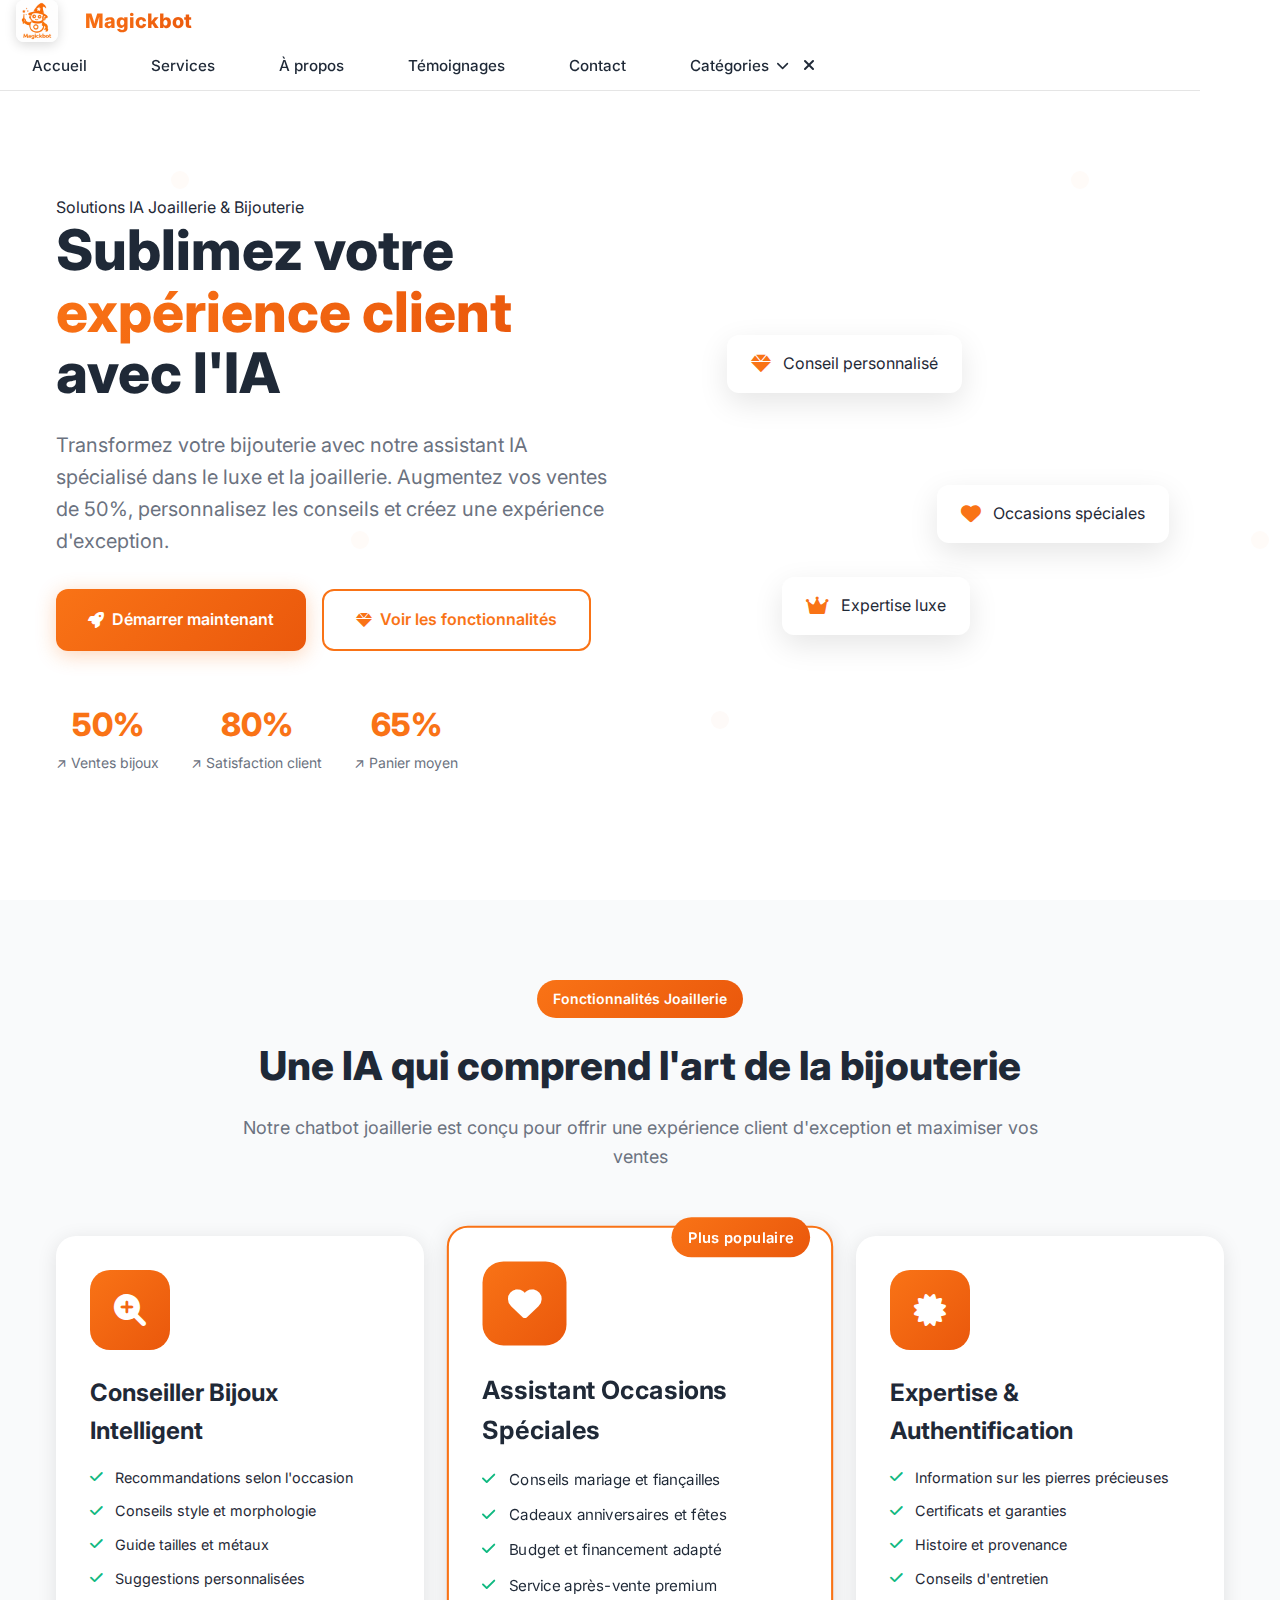
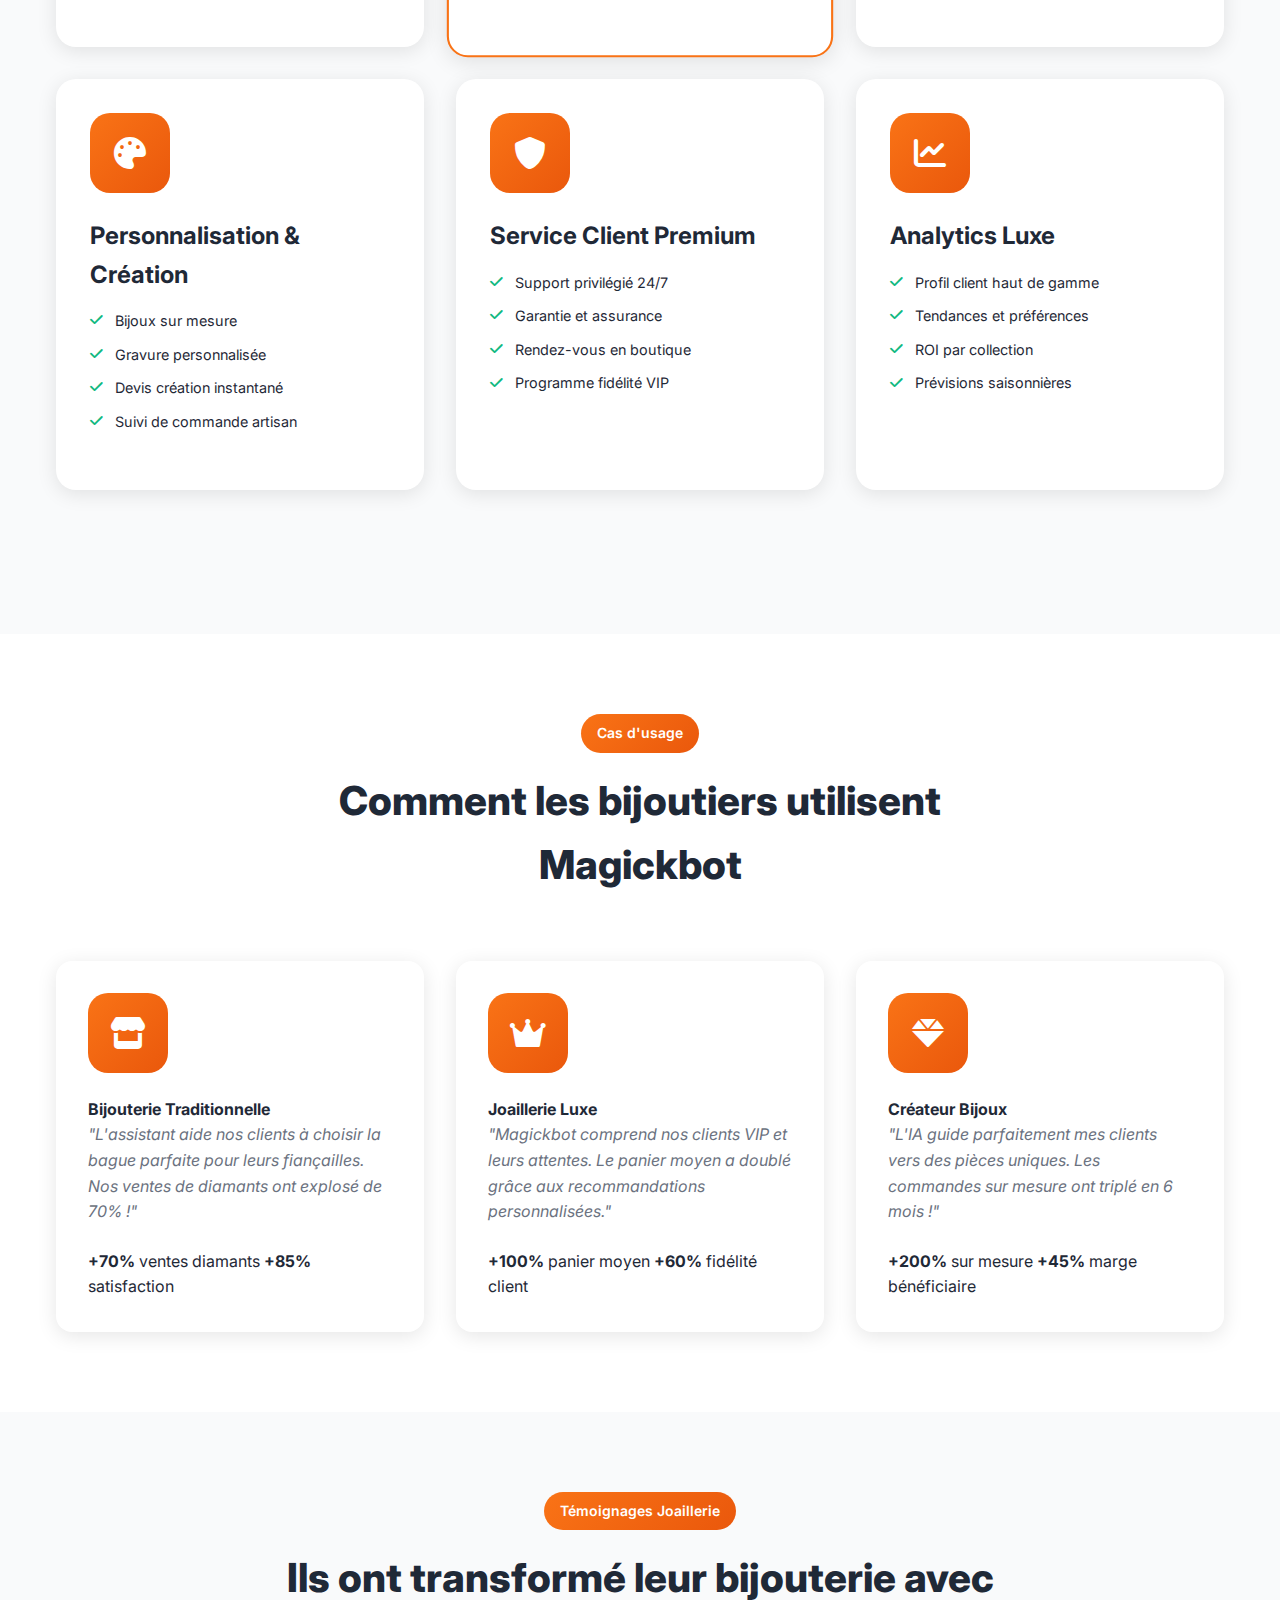
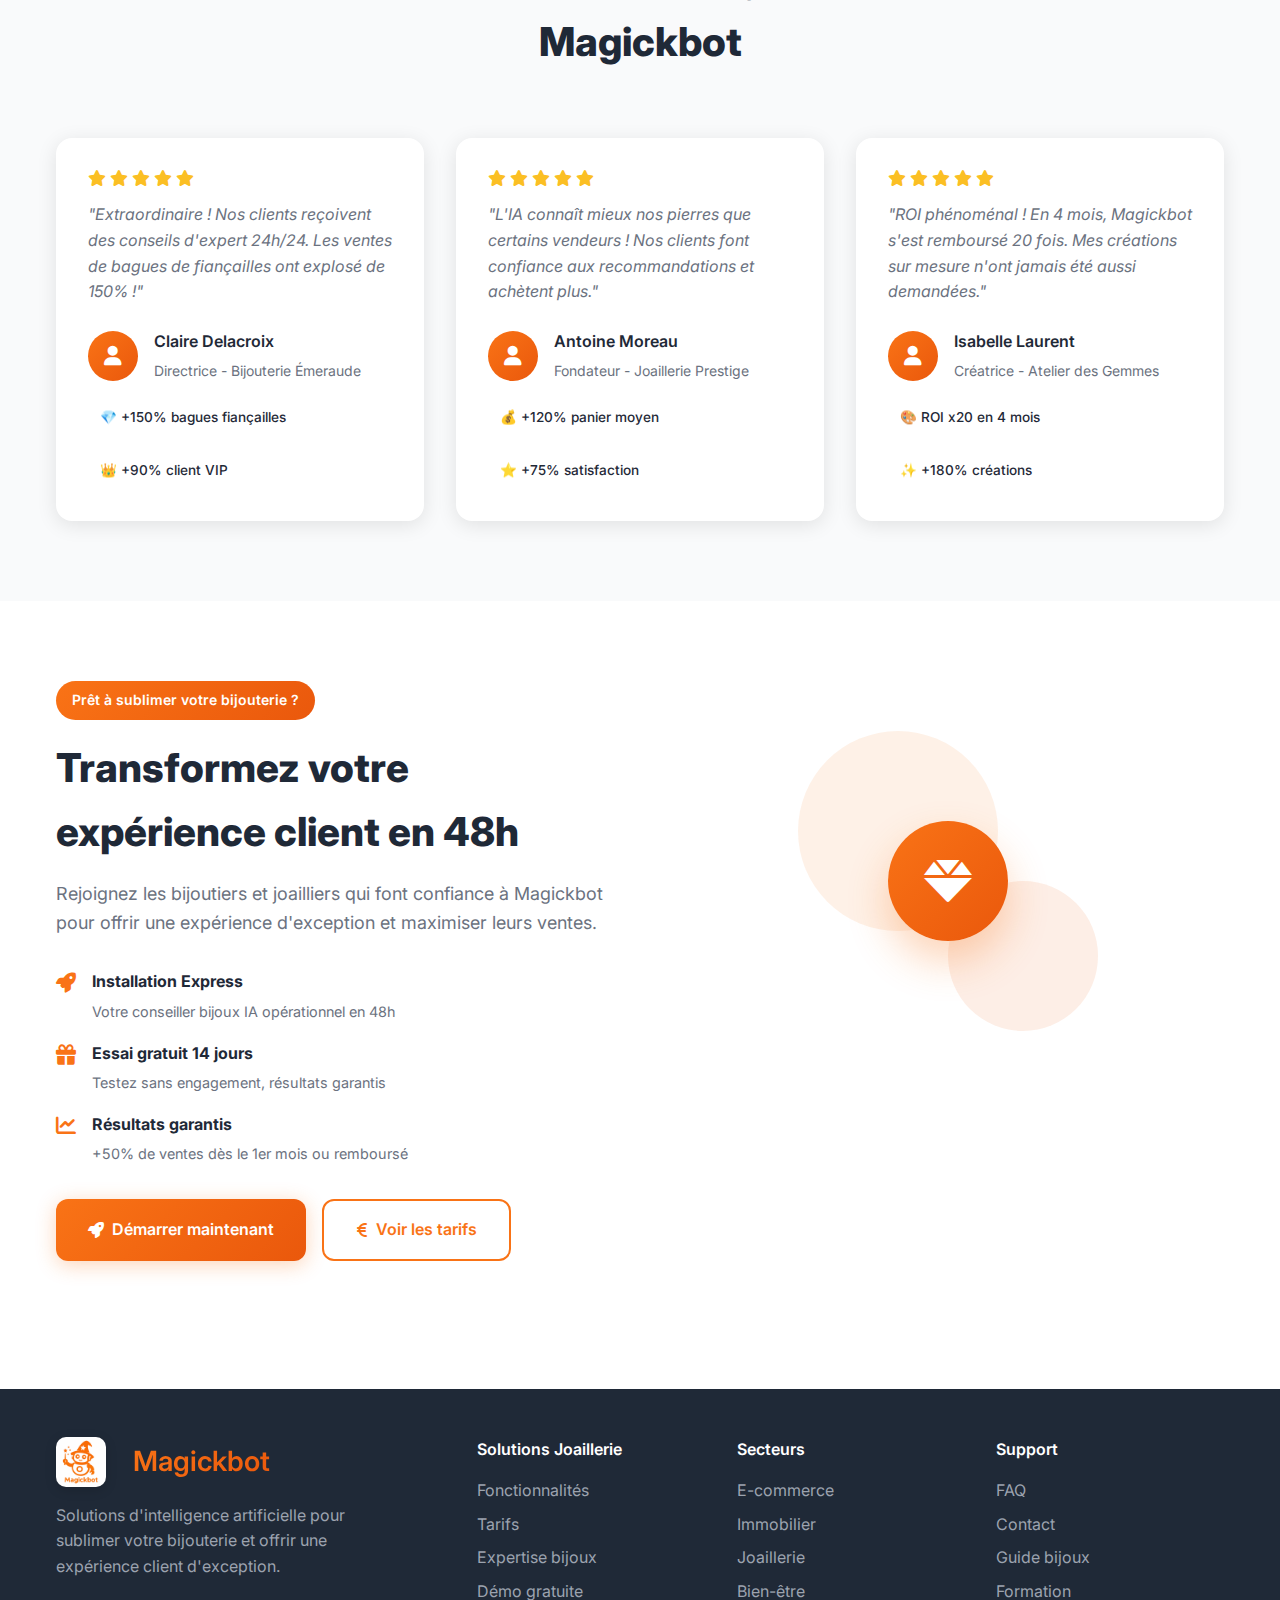
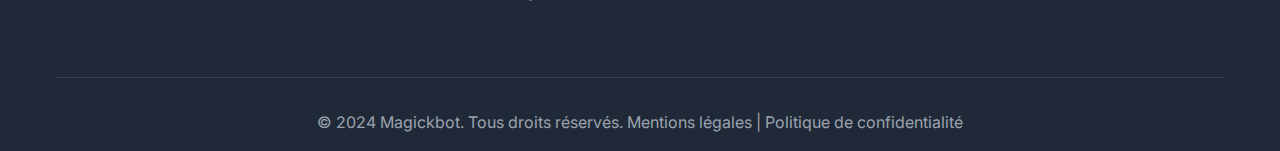
<file: joaillerie-bijouterie.html>
<!DOCTYPE html>
<html lang="fr">
<head>
    <meta charset="UTF-8">
    <meta name="viewport" content="width=device-width, initial-scale=1.0">
    <title>Solutions IA Joaillerie & Bijouterie - Magickbot</title>
    
    <!-- Favicons -->
    <link rel="apple-touch-icon" sizes="180x180" href="favicon_io/apple-touch-icon.png">
    <link rel="icon" type="image/png" sizes="32x32" href="favicon_io/favicon-32x32.png">
    <link rel="icon" type="image/png" sizes="16x16" href="favicon_io/favicon-16x16.png">
    <link rel="manifest" href="favicon_io/site.webmanifest">
    
    <link rel="preconnect" href="https://fonts.googleapis.com">
    <link rel="preconnect" href="https://fonts.gstatic.com" crossorigin>
    <link href="https://fonts.googleapis.com/css2?family=Inter:wght@300;400;500;600;700&family=Poppins:wght@400;500;600;700;800&display=swap" rel="stylesheet">
    <link rel="stylesheet" href="https://cdnjs.cloudflare.com/ajax/libs/font-awesome/6.0.0/css/all.min.css">
    <link rel="stylesheet" href="style.css">
</head>
<body>
    <!-- Header -->
    <header class="header">
        <nav class="nav container">
            <div class="nav__brand">
                <img src="logo_magickbot.png" alt="Magickbot Logo" class="nav__logo">
                <span class="nav__title">Magickbot</span>
            </div>
            <div class="nav__menu" id="nav-menu">
                <ul class="nav__list">
                    <li class="nav__item"><a href="index.html#accueil" class="nav__link">Accueil</a></li>
                    <li class="nav__item"><a href="index.html#services" class="nav__link">Services</a></li>
                    <li class="nav__item"><a href="index.html#about" class="nav__link">À propos</a></li>
                    <li class="nav__item"><a href="index.html#testimonials" class="nav__link">Témoignages</a></li>
                    <li class="nav__item"><a href="index.html#contact" class="nav__link">Contact</a></li>
                    <li class="nav__item nav__dropdown">
                        <a href="#" class="nav__link nav__dropdown-toggle">
                            Catégories <i class="fas fa-chevron-down"></i>
                        </a>
                        <ul class="nav__dropdown-menu">
                            <li><a href="e-commerce.html" class="nav__dropdown-link">E-commerce</a></li>
                            <li><a href="immobilier.html" class="nav__dropdown-link">Immobilier</a></li>
                            <li><a href="joaillerie-bijouterie.html" class="nav__dropdown-link active">Joaillerie & Bijouterie</a></li>
                            <li><a href="bien-etre-esthetique.html" class="nav__dropdown-link">Bien-être & Esthétique</a></li>
                        </ul>
                    </li>
                </ul>
                <div class="nav__close" id="nav-close">
                    <i class="fas fa-times"></i>
                </div>
            </div>
            <div class="nav__toggle" id="nav-toggle">
                <i class="fas fa-bars"></i>
            </div>
        </nav>
    </header>

    <!-- Hero Section Joaillerie -->
    <section class="hero category-hero">
        <div class="hero__container container">
            <div class="hero__content">
                <span class="hero__subtitle">Solutions IA Joaillerie & Bijouterie</span>
                <h1 class="hero__title">
                    Sublimez votre <span class="gradient-text">expérience client</span> avec l'IA
                </h1>
                <p class="hero__description">
                    Transformez votre bijouterie avec notre assistant IA spécialisé dans le luxe et la joaillerie. 
                    Augmentez vos ventes de 50%, personnalisez les conseils et créez une expérience d'exception.
                </p>
                <div class="hero__buttons">
                    <a href="index.html#contact" class="btn btn--primary">
                        <i class="fas fa-rocket"></i>
                        Démarrer maintenant
                    </a>
                    <a href="#features" class="btn btn--secondary">
                        <i class="fas fa-gem"></i>
                        Voir les fonctionnalités
                    </a>
                </div>
                <div class="hero__stats">
                    <div class="stat">
                        <span class="stat__number">50%</span>
                        <span class="stat__label">↗ Ventes bijoux</span>
                    </div>
                    <div class="stat">
                        <span class="stat__number">80%</span>
                        <span class="stat__label">↗ Satisfaction client</span>
                    </div>
                    <div class="stat">
                        <span class="stat__number">65%</span>
                        <span class="stat__label">↗ Panier moyen</span>
                    </div>
                </div>
            </div>
            <div class="hero__image">
                <div class="hero__floating-card card-1">
                    <i class="fas fa-gem"></i>
                    <span>Conseil personnalisé</span>
                </div>
                <div class="hero__floating-card card-2">
                    <i class="fas fa-heart"></i>
                    <span>Occasions spéciales</span>
                </div>
                <div class="hero__floating-card card-3">
                    <i class="fas fa-crown"></i>
                    <span>Expertise luxe</span>
                </div>
            </div>
        </div>
    </section>

    <!-- Features Section -->
    <section id="features" class="services section">
        <div class="container">
            <div class="section__header">
                <span class="section__subtitle">Fonctionnalités Joaillerie</span>
                <h2 class="section__title">Une IA qui comprend l'art de la bijouterie</h2>
                <p class="section__description">
                    Notre chatbot joaillerie est conçu pour offrir une expérience client d'exception et maximiser vos ventes
                </p>
            </div>
            
            <div class="services__grid">
                <div class="service__card" data-aos="fade-up" data-aos-delay="100">
                    <div class="service__icon">
                        <i class="fas fa-search-plus"></i>
                    </div>
                    <h3 class="service__title">Conseiller Bijoux Intelligent</h3>
                    <ul class="service__features">
                        <li><i class="fas fa-check"></i> Recommandations selon l'occasion</li>
                        <li><i class="fas fa-check"></i> Conseils style et morphologie</li>
                        <li><i class="fas fa-check"></i> Guide tailles et métaux</li>
                        <li><i class="fas fa-check"></i> Suggestions personnalisées</li>
                    </ul>
                </div>

                <div class="service__card featured" data-aos="fade-up" data-aos-delay="200">
                    <div class="service__badge">Plus populaire</div>
                    <div class="service__icon">
                        <i class="fas fa-heart"></i>
                    </div>
                    <h3 class="service__title">Assistant Occasions Spéciales</h3>
                    <ul class="service__features">
                        <li><i class="fas fa-check"></i> Conseils mariage et fiançailles</li>
                        <li><i class="fas fa-check"></i> Cadeaux anniversaires et fêtes</li>
                        <li><i class="fas fa-check"></i> Budget et financement adapté</li>
                        <li><i class="fas fa-check"></i> Service après-vente premium</li>
                    </ul>
                </div>

                <div class="service__card" data-aos="fade-up" data-aos-delay="300">
                    <div class="service__icon">
                        <i class="fas fa-certificate"></i>
                    </div>
                    <h3 class="service__title">Expertise & Authentification</h3>
                    <ul class="service__features">
                        <li><i class="fas fa-check"></i> Information sur les pierres précieuses</li>
                        <li><i class="fas fa-check"></i> Certificats et garanties</li>
                        <li><i class="fas fa-check"></i> Histoire et provenance</li>
                        <li><i class="fas fa-check"></i> Conseils d'entretien</li>
                    </ul>
                </div>

                <div class="service__card" data-aos="fade-up" data-aos-delay="400">
                    <div class="service__icon">
                        <i class="fas fa-palette"></i>
                    </div>
                    <h3 class="service__title">Personnalisation & Création</h3>
                    <ul class="service__features">
                        <li><i class="fas fa-check"></i> Bijoux sur mesure</li>
                        <li><i class="fas fa-check"></i> Gravure personnalisée</li>
                        <li><i class="fas fa-check"></i> Devis création instantané</li>
                        <li><i class="fas fa-check"></i> Suivi de commande artisan</li>
                    </ul>
                </div>

                <div class="service__card" data-aos="fade-up" data-aos-delay="500">
                    <div class="service__icon">
                        <i class="fas fa-shield-alt"></i>
                    </div>
                    <h3 class="service__title">Service Client Premium</h3>
                    <ul class="service__features">
                        <li><i class="fas fa-check"></i> Support privilégié 24/7</li>
                        <li><i class="fas fa-check"></i> Garantie et assurance</li>
                        <li><i class="fas fa-check"></i> Rendez-vous en boutique</li>
                        <li><i class="fas fa-check"></i> Programme fidélité VIP</li>
                    </ul>
                </div>

                <div class="service__card" data-aos="fade-up" data-aos-delay="600">
                    <div class="service__icon">
                        <i class="fas fa-chart-line"></i>
                    </div>
                    <h3 class="service__title">Analytics Luxe</h3>
                    <ul class="service__features">
                        <li><i class="fas fa-check"></i> Profil client haut de gamme</li>
                        <li><i class="fas fa-check"></i> Tendances et préférences</li>
                        <li><i class="fas fa-check"></i> ROI par collection</li>
                        <li><i class="fas fa-check"></i> Prévisions saisonnières</li>
                    </ul>
                </div>
            </div>
        </div>
    </section>

    <!-- Use Cases Section -->
    <section class="about section">
        <div class="container">
            <div class="section__header">
                <span class="section__subtitle">Cas d'usage</span>
                <h2 class="section__title">Comment les bijoutiers utilisent Magickbot</h2>
            </div>
            
            <div class="testimonials__grid">
                <div class="testimonial__card" data-aos="fade-up" data-aos-delay="100">
                    <div class="service__icon">
                        <i class="fas fa-store"></i>
                    </div>
                    <h4>Bijouterie Traditionnelle</h4>
                    <p class="testimonial__text">
                        "L'assistant aide nos clients à choisir la bague parfaite pour leurs fiançailles. 
                        Nos ventes de diamants ont explosé de 70% !"
                    </p>
                    <div class="testimonial__stats">
                        <span><strong>+70%</strong> ventes diamants</span>
                        <span><strong>+85%</strong> satisfaction</span>
                    </div>
                </div>

                <div class="testimonial__card" data-aos="fade-up" data-aos-delay="200">
                    <div class="service__icon">
                        <i class="fas fa-crown"></i>
                    </div>
                    <h4>Joaillerie Luxe</h4>
                    <p class="testimonial__text">
                        "Magickbot comprend nos clients VIP et leurs attentes. Le panier moyen 
                        a doublé grâce aux recommandations personnalisées."
                    </p>
                    <div class="testimonial__stats">
                        <span><strong>+100%</strong> panier moyen</span>
                        <span><strong>+60%</strong> fidélité client</span>
                    </div>
                </div>

                <div class="testimonial__card" data-aos="fade-up" data-aos-delay="300">
                    <div class="service__icon">
                        <i class="fas fa-gem"></i>
                    </div>
                    <h4>Créateur Bijoux</h4>
                    <p class="testimonial__text">
                        "L'IA guide parfaitement mes clients vers des pièces uniques. 
                        Les commandes sur mesure ont triplé en 6 mois !"
                    </p>
                    <div class="testimonial__stats">
                        <span><strong>+200%</strong> sur mesure</span>
                        <span><strong>+45%</strong> marge bénéficiaire</span>
                    </div>
                </div>
            </div>
        </div>
    </section>

    <!-- Testimonials Joaillerie -->
    <section class="testimonials section">
        <div class="container">
            <div class="section__header">
                <span class="section__subtitle">Témoignages Joaillerie</span>
                <h2 class="section__title">Ils ont transformé leur bijouterie avec Magickbot</h2>
            </div>
            
            <div class="testimonials__grid">
                <div class="testimonial__card" data-aos="fade-up" data-aos-delay="100">
                    <div class="testimonial__rating">
                        <i class="fas fa-star"></i>
                        <i class="fas fa-star"></i>
                        <i class="fas fa-star"></i>
                        <i class="fas fa-star"></i>
                        <i class="fas fa-star"></i>
                    </div>
                    <p class="testimonial__text">
                        "Extraordinaire ! Nos clients reçoivent des conseils d'expert 24h/24. 
                        Les ventes de bagues de fiançailles ont explosé de 150% !"
                    </p>
                    <div class="testimonial__author">
                        <div class="testimonial__avatar">
                            <i class="fas fa-user"></i>
                        </div>
                        <div class="testimonial__info">
                            <h4>Claire Delacroix</h4>
                            <span>Directrice - Bijouterie Émeraude</span>
                        </div>
                    </div>
                    <div class="testimonial__results">
                        <span class="result-item">💎 +150% bagues fiançailles</span>
                        <span class="result-item">👑 +90% client VIP</span>
                    </div>
                </div>

                <div class="testimonial__card" data-aos="fade-up" data-aos-delay="200">
                    <div class="testimonial__rating">
                        <i class="fas fa-star"></i>
                        <i class="fas fa-star"></i>
                        <i class="fas fa-star"></i>
                        <i class="fas fa-star"></i>
                        <i class="fas fa-star"></i>
                    </div>
                    <p class="testimonial__text">
                        "L'IA connaît mieux nos pierres que certains vendeurs ! 
                        Nos clients font confiance aux recommandations et achètent plus."
                    </p>
                    <div class="testimonial__author">
                        <div class="testimonial__avatar">
                            <i class="fas fa-user"></i>
                        </div>
                        <div class="testimonial__info">
                            <h4>Antoine Moreau</h4>
                            <span>Fondateur - Joaillerie Prestige</span>
                        </div>
                    </div>
                    <div class="testimonial__results">
                        <span class="result-item">💰 +120% panier moyen</span>
                        <span class="result-item">⭐ +75% satisfaction</span>
                    </div>
                </div>

                <div class="testimonial__card" data-aos="fade-up" data-aos-delay="300">
                    <div class="testimonial__rating">
                        <i class="fas fa-star"></i>
                        <i class="fas fa-star"></i>
                        <i class="fas fa-star"></i>
                        <i class="fas fa-star"></i>
                        <i class="fas fa-star"></i>
                    </div>
                    <p class="testimonial__text">
                        "ROI phénoménal ! En 4 mois, Magickbot s'est remboursé 20 fois. 
                        Mes créations sur mesure n'ont jamais été aussi demandées."
                    </p>
                    <div class="testimonial__author">
                        <div class="testimonial__avatar">
                            <i class="fas fa-user"></i>
                        </div>
                        <div class="testimonial__info">
                            <h4>Isabelle Laurent</h4>
                            <span>Créatrice - Atelier des Gemmes</span>
                        </div>
                    </div>
                    <div class="testimonial__results">
                        <span class="result-item">🎨 ROI x20 en 4 mois</span>
                        <span class="result-item">✨ +180% créations</span>
                    </div>
                </div>
            </div>
        </div>
    </section>

    <!-- CTA Section -->
    <section class="contact section">
        <div class="container">
            <div class="contact__container">
                <div class="contact__info" data-aos="fade-right">
                    <span class="section__subtitle">Prêt à sublimer votre bijouterie ?</span>
                    <h2 class="section__title">Transformez votre expérience client en 48h</h2>
                    <p class="contact__description">
                        Rejoignez les bijoutiers et joailliers qui font confiance à Magickbot 
                        pour offrir une expérience d'exception et maximiser leurs ventes.
                    </p>
                    
                    <div class="contact__guarantee">
                        <div class="contact__guarantee-item">
                            <i class="fas fa-rocket"></i>
                            <div class="contact__guarantee-text">
                                <strong>Installation Express</strong>
                                <span>Votre conseiller bijoux IA opérationnel en 48h</span>
                            </div>
                        </div>
                        <div class="contact__guarantee-item">
                            <i class="fas fa-gift"></i>
                            <div class="contact__guarantee-text">
                                <strong>Essai gratuit 14 jours</strong>
                                <span>Testez sans engagement, résultats garantis</span>
                            </div>
                        </div>
                        <div class="contact__guarantee-item">
                            <i class="fas fa-chart-line"></i>
                            <div class="contact__guarantee-text">
                                <strong>Résultats garantis</strong>
                                <span>+50% de ventes dès le 1er mois ou remboursé</span>
                            </div>
                        </div>
                    </div>
                    
                    <div class="hero__buttons">
                        <a href="index.html#contact" class="btn btn--primary">
                            <i class="fas fa-rocket"></i>
                            Démarrer maintenant
                        </a>
                        <a href="index.html#services" class="btn btn--secondary">
                            <i class="fas fa-euro-sign"></i>
                            Voir les tarifs
                        </a>
                    </div>
                </div>
                
                <div class="about__image" data-aos="fade-left">
                    <div class="about__image-wrapper">
                        <div class="about__decoration decoration-1"></div>
                        <div class="about__decoration decoration-2"></div>
                        <div class="about__main-visual">
                            <i class="fas fa-gem"></i>
                        </div>
                    </div>
                </div>
            </div>
        </div>
    </section>

    <!-- Footer -->
    <footer class="footer">
        <div class="container">
            <div class="footer__container">
                <div class="footer__content">
                    <div class="footer__brand">
                        <div class="footer__logo">
                            <img src="logo_magickbot.png" alt="Magickbot Logo" class="footer__logo-img">
                            <span>Magickbot</span>
                        </div>
                        <p class="footer__description">
                            Solutions d'intelligence artificielle pour sublimer votre bijouterie 
                            et offrir une expérience client d'exception.
                        </p>
                    </div>
                    
                    <div class="footer__links">
                        <div class="footer__group">
                            <h4 class="footer__title">Solutions Joaillerie</h4>
                            <ul class="footer__list">
                                <li><a href="#features" class="footer__link">Fonctionnalités</a></li>
                                <li><a href="index.html#services" class="footer__link">Tarifs</a></li>
                                <li><a href="#" class="footer__link">Expertise bijoux</a></li>
                                <li><a href="index.html#contact" class="footer__link">Démo gratuite</a></li>
                            </ul>
                        </div>
                        
                        <div class="footer__group">
                            <h4 class="footer__title">Secteurs</h4>
                            <ul class="footer__list">
                                <li><a href="e-commerce.html" class="footer__link">E-commerce</a></li>
                                <li><a href="immobilier.html" class="footer__link">Immobilier</a></li>
                                <li><a href="joaillerie-bijouterie.html" class="footer__link">Joaillerie</a></li>
                                <li><a href="bien-etre-esthetique.html" class="footer__link">Bien-être</a></li>
                            </ul>
                        </div>
                        
                        <div class="footer__group">
                            <h4 class="footer__title">Support</h4>
                            <ul class="footer__list">
                                <li><a href="index.html#faq" class="footer__link">FAQ</a></li>
                                <li><a href="index.html#contact" class="footer__link">Contact</a></li>
                                <li><a href="#" class="footer__link">Guide bijoux</a></li>
                                <li><a href="#" class="footer__link">Formation</a></li>
                            </ul>
                        </div>
                    </div>
                </div>
                
                <div class="footer__bottom">
                    <p class="footer__copy">
                        &copy; 2024 Magickbot. Tous droits réservés. 
                        <a href="mentions-legales.html" class="footer__legal">Mentions légales</a> | 
                        <a href="politique-confidentialite.html" class="footer__legal">Politique de confidentialité</a>
                    </p>
                </div>
            </div>
        </div>
    </footer>

    <!-- Scripts -->
    <script src="https://unpkg.com/aos@2.3.1/dist/aos.js"></script>
    <script>
        // Initialize AOS
        AOS.init({
            duration: 1000,
            once: true,
            offset: 100
        });

        // Mobile menu toggle
        const navToggle = document.getElementById('nav-toggle');
        const navMenu = document.getElementById('nav-menu');
        const navClose = document.getElementById('nav-close');

        if (navToggle) {
            navToggle.addEventListener('click', () => {
                navMenu.classList.add('show-menu');
            });
        }

        if (navClose) {
            navClose.addEventListener('click', () => {
                navMenu.classList.remove('show-menu');
            });
        }

        // Close menu when clicking on nav links
        const navLinks = document.querySelectorAll('.nav__link');
        navLinks.forEach(link => {
            link.addEventListener('click', () => {
                navMenu.classList.remove('show-menu');
            });
        });

        // Dropdown Menu functionality
        const navDropdown = document.querySelector('.nav__dropdown');
        const dropdownToggle = document.querySelector('.nav__dropdown-toggle');

        if (dropdownToggle) {
            dropdownToggle.addEventListener('click', (e) => {
                e.preventDefault();
                navDropdown.classList.toggle('active');
            });
        }

        // Close dropdown when clicking outside
        document.addEventListener('click', (e) => {
            if (navDropdown && !navDropdown.contains(e.target)) {
                navDropdown.classList.remove('active');
            }
        });

        // Close dropdown when clicking on a dropdown link
        const dropdownLinks = document.querySelectorAll('.nav__dropdown-link');
        dropdownLinks.forEach(link => {
            link.addEventListener('click', () => {
                navDropdown.classList.remove('active');
                navMenu.classList.remove('show-menu');
            });
        });

        // Header scroll effect
        window.addEventListener('scroll', () => {
            const header = document.querySelector('.header');
            if (window.scrollY >= 100) {
                header.classList.add('scroll-header');
            } else {
                header.classList.remove('scroll-header');
            }
        });

        // Smooth scroll for anchor links
        document.querySelectorAll('a[href^="#"]').forEach(anchor => {
            anchor.addEventListener('click', function (e) {
                e.preventDefault();
                const target = document.querySelector(this.getAttribute('href'));
                if (target) {
                    target.scrollIntoView({
                        behavior: 'smooth',
                        block: 'start'
                    });
                }
            });
        });
    </script>

    <style>
        /* Logo styles */
        .nav__logo {
            width: 42px;
            height: 42px;
            border-radius: 8px;
            margin-right: 15px;
            object-fit: cover;
            box-shadow: 0 3px 12px rgba(0, 0, 0, 0.15);
        }

        .footer__logo-img {
            width: 50px;
            height: 50px;
            border-radius: 10px;
            margin-right: 15px;
            object-fit: cover;
            box-shadow: 0 3px 12px rgba(0, 0, 0, 0.15);
        }

        .nav__brand {
            display: flex;
            align-items: center;
        }

        .footer__logo {
            display: flex;
            align-items: center;
            margin-bottom: 1rem;
        }

        .footer__logo span {
            font-size: 1.75rem;
            font-weight: 600;
            color: var(--white-color);
        }

        /* Dropdown Menu Styles */
        .nav__dropdown {
            position: relative;
        }

        .nav__dropdown-toggle {
            display: flex;
            align-items: center;
            gap: 8px;
            cursor: pointer;
        }

        .nav__dropdown-toggle i {
            transition: transform 0.3s ease;
            font-size: 0.8rem;
        }

        .nav__dropdown.active .nav__dropdown-toggle i {
            transform: rotate(180deg);
        }

        .nav__dropdown-menu {
            position: absolute;
            top: 100%;
            left: 0;
            background: var(--white-color);
            border-radius: 12px;
            box-shadow: 0 10px 30px rgba(0, 0, 0, 0.15);
            padding: 15px 0;
            min-width: 220px;
            opacity: 0;
            visibility: hidden;
            transform: translateY(-10px);
            transition: all 0.3s ease;
            z-index: 1000;
            border: 1px solid rgba(0, 0, 0, 0.08);
        }

        .nav__dropdown.active .nav__dropdown-menu {
            opacity: 1;
            visibility: visible;
            transform: translateY(0);
        }

        .nav__dropdown-menu li {
            list-style: none;
        }

        .nav__dropdown-link {
            display: block;
            padding: 12px 25px;
            color: var(--text-color);
            text-decoration: none;
            font-weight: 500;
            transition: all 0.3s ease;
            border-left: 3px solid transparent;
        }

        .nav__dropdown-link:hover {
            background: linear-gradient(135deg, var(--first-color-light), transparent);
            color: var(--first-color);
            border-left-color: var(--first-color);
            transform: translateX(5px);
        }

        .nav__dropdown-link.active {
            color: var(--first-color);
            font-weight: 600;
        }

        /* Mobile Dropdown Styles */
        @media screen and (max-width: 768px) {
            .nav__dropdown-menu {
                position: static;
                box-shadow: none;
                background: rgba(255, 255, 255, 0.05);
                border: 1px solid rgba(255, 255, 255, 0.1);
                margin: 10px 0;
                border-radius: 8px;
                transform: none;
                max-height: 0;
                overflow: hidden;
                opacity: 1;
                visibility: visible;
                transition: max-height 0.3s ease, padding 0.3s ease;
                padding: 0;
            }

            .nav__dropdown.active .nav__dropdown-menu {
                max-height: 300px;
                padding: 15px 0;
            }

            .nav__dropdown-link {
                color: var(--white-color);
                padding: 10px 25px;
                border-left: none;
                border-bottom: 1px solid rgba(255, 255, 255, 0.1);
            }

            .nav__dropdown-link:hover {
                background: rgba(255, 255, 255, 0.1);
                color: var(--white-color);
                transform: translateX(10px);
            }

            .nav__dropdown-menu li:last-child .nav__dropdown-link {
                border-bottom: none;
            }
        }

        /* Animation for dropdown arrow */
        @keyframes dropdownSlide {
            from {
                opacity: 0;
                transform: translateY(-10px);
            }
            to {
                opacity: 1;
                transform: translateY(0);
            }
        }

        .nav__dropdown.active .nav__dropdown-menu {
            animation: dropdownSlide 0.3s ease-out;
        }

        /* Responsive adjustments */
        @media screen and (max-width: 768px) {
            .nav__logo {
                width: 38px;
                height: 38px;
            }
            
            .footer__logo-img {
                width: 45px;
                height: 45px;
            }
            
            .nav__brand {
                font-size: 1.5rem;
            }
            
            .footer__logo span {
                font-size: 1.5rem;
            }
        }

        @media screen and (max-width: 576px) {
            .nav__logo {
                width: 35px;
                height: 35px;
            }
            
            .footer__logo-img {
                width: 42px;
                height: 42px;
            }
        }

        /* Styles spécifiques pour les témoignages joaillerie */
        .testimonial__results {
            display: flex;
            gap: 15px;
            margin-top: 15px;
            flex-wrap: wrap;
        }

        .result-item {
            background: linear-gradient(135deg, var(--first-color-light), transparent);
            padding: 8px 12px;
            border-radius: 20px;
            font-size: 0.85rem;
            font-weight: 500;
            color: var(--first-color);
            border: 1px solid var(--first-color-light);
        }

        .category-hero {
            background: linear-gradient(135deg, var(--first-color) 0%, var(--first-color-alt) 100%);
        }

        @media screen and (max-width: 768px) {
            .testimonial__results {
                justify-content: center;
            }
            
            .result-item {
                font-size: 0.8rem;
                padding: 6px 10px;
            }
        }
    </style>
</body>
</html>
</file>
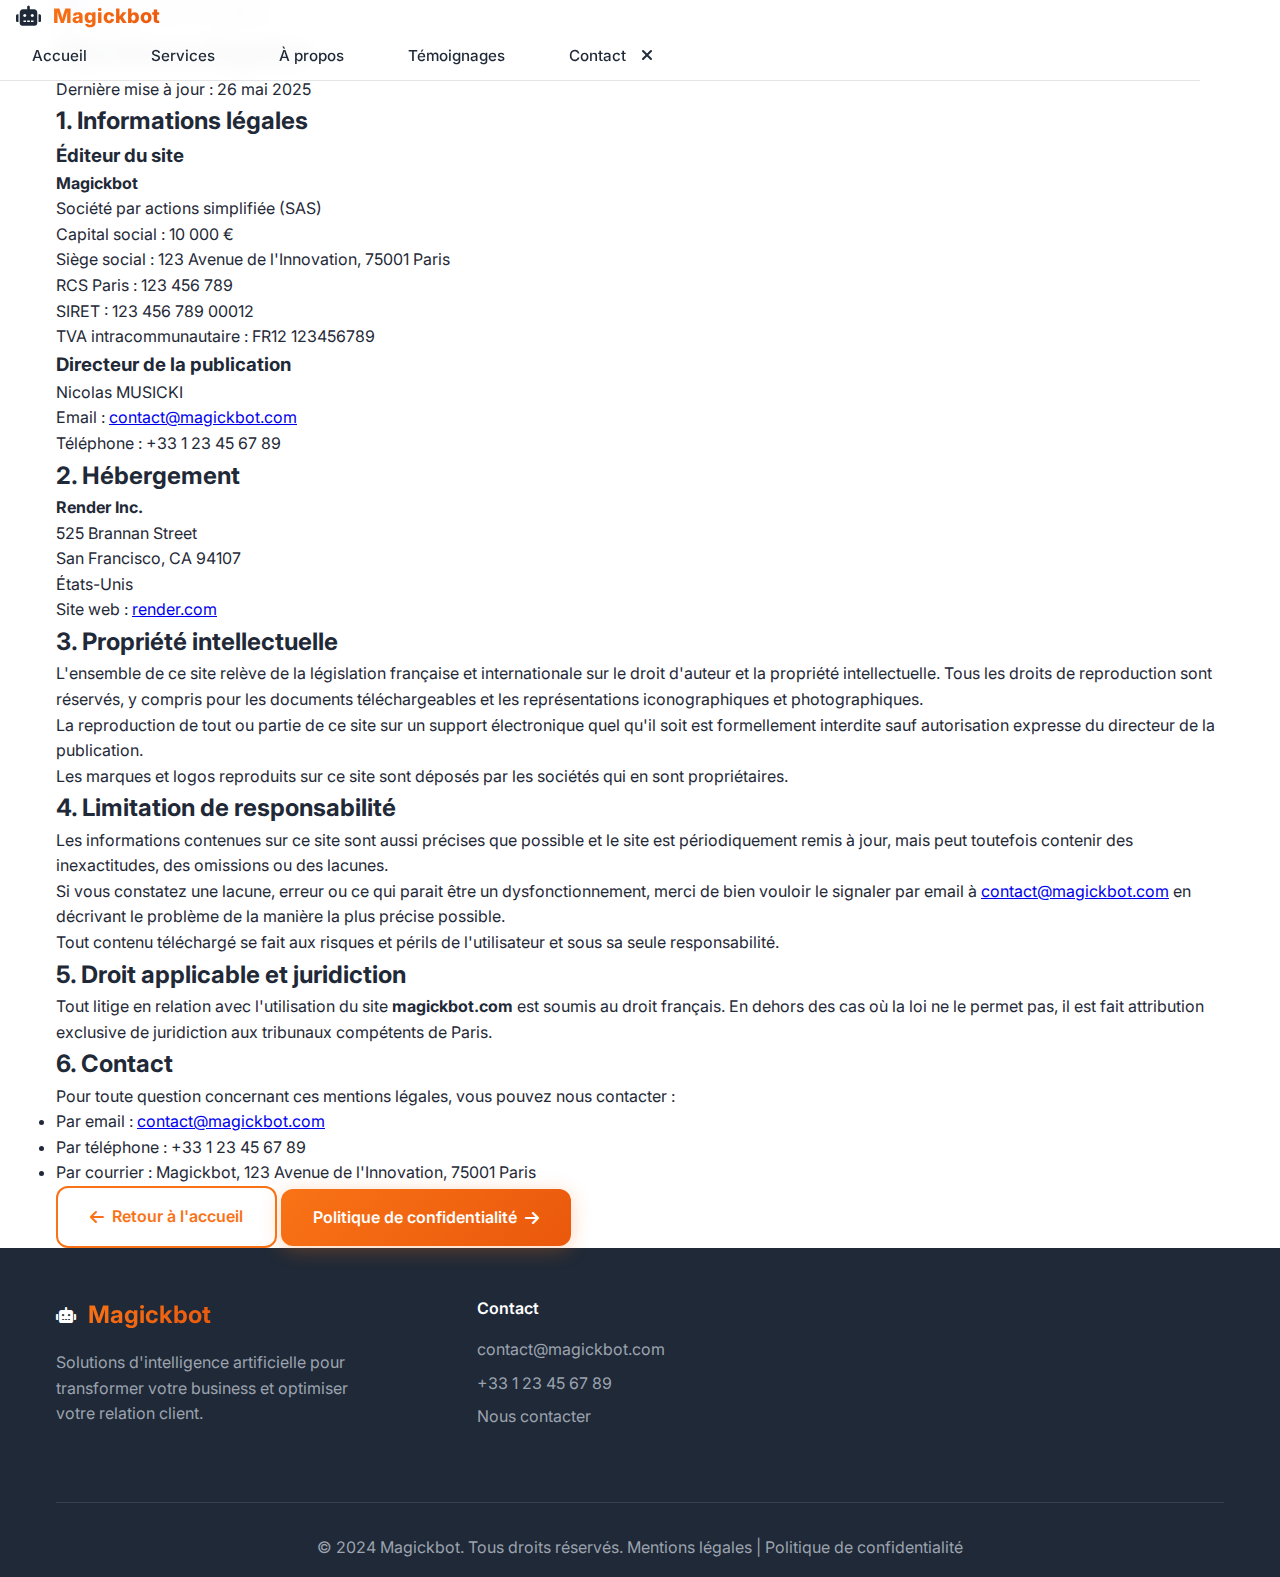
<file: mentions-legales.html>
<!DOCTYPE html>
<html lang="fr">
<head>
    <meta charset="UTF-8">
    <meta name="viewport" content="width=device-width, initial-scale=1.0">
    <title>Mentions légales - Magickbot</title>
    <link rel="preconnect" href="https://fonts.googleapis.com">
    <link rel="preconnect" href="https://fonts.gstatic.com" crossorigin>
    <link href="https://fonts.googleapis.com/css2?family=Inter:wght@300;400;500;600;700&family=Poppins:wght@400;500;600;700;800&display=swap" rel="stylesheet">
    <link rel="stylesheet" href="https://cdnjs.cloudflare.com/ajax/libs/font-awesome/6.0.0/css/all.min.css">
    <link rel="stylesheet" href="style.css">
</head>
<body>
    <!-- Header -->
    <header class="header">
        <nav class="nav container">
            <div class="nav__brand">
                <i class="fas fa-robot nav__icon"></i>
                <span class="nav__title">Magickbot</span>
            </div>
            <div class="nav__menu" id="nav-menu">
                <ul class="nav__list">
                    <li class="nav__item"><a href="index.html#accueil" class="nav__link">Accueil</a></li>
                    <li class="nav__item"><a href="index.html#services" class="nav__link">Services</a></li>
                    <li class="nav__item"><a href="index.html#about" class="nav__link">À propos</a></li>
                    <li class="nav__item"><a href="index.html#testimonials" class="nav__link">Témoignages</a></li>
                    <li class="nav__item"><a href="index.html#contact" class="nav__link">Contact</a></li>
                </ul>
                <div class="nav__close" id="nav-close">
                    <i class="fas fa-times"></i>
                </div>
            </div>
            <div class="nav__toggle" id="nav-toggle">
                <i class="fas fa-bars"></i>
            </div>
        </nav>
    </header>

    <!-- Main Content -->
    <main class="legal-page">
        <div class="container">
            <div class="legal-content">
                <div class="breadcrumb">
                    <a href="index.html" class="breadcrumb__link">
                        <i class="fas fa-home"></i> Accueil
                    </a>
                    <span class="breadcrumb__separator">/</span>
                    <span class="breadcrumb__current">Mentions légales</span>
                </div>

                <h1 class="legal-title">Mentions légales</h1>
                <p class="legal-subtitle">Dernière mise à jour : 26 mai 2025</p>

                <div class="legal-section">
                    <h2>1. Informations légales</h2>
                    <div class="legal-content-block">
                        <h3>Éditeur du site</h3>
                        <p><strong>Magickbot</strong><br>
                        Société par actions simplifiée (SAS)<br>
                        Capital social : 10 000 €<br>
                        Siège social : 123 Avenue de l'Innovation, 75001 Paris<br>
                        RCS Paris : 123 456 789<br>
                        SIRET : 123 456 789 00012<br>
                        TVA intracommunautaire : FR12 123456789</p>

                        <h3>Directeur de la publication</h3>
                        <p>Nicolas MUSICKI<br>
                        Email : <a href="mailto:contact@magickbot.com">contact@magickbot.com</a><br>
                        Téléphone : +33 1 23 45 67 89</p>
                    </div>
                </div>

                <div class="legal-section">
                    <h2>2. Hébergement</h2>
                    <div class="legal-content-block">
                        <p><strong>Render Inc.</strong><br>
                        525 Brannan Street<br>
                        San Francisco, CA 94107<br>
                        États-Unis<br>
                        Site web : <a href="https://render.com" target="_blank" rel="noopener">render.com</a></p>
                    </div>
                </div>

                <div class="legal-section">
                    <h2>3. Propriété intellectuelle</h2>
                    <div class="legal-content-block">
                        <p>L'ensemble de ce site relève de la législation française et internationale sur le droit d'auteur et la propriété intellectuelle. Tous les droits de reproduction sont réservés, y compris pour les documents téléchargeables et les représentations iconographiques et photographiques.</p>
                        
                        <p>La reproduction de tout ou partie de ce site sur un support électronique quel qu'il soit est formellement interdite sauf autorisation expresse du directeur de la publication.</p>
                        
                        <p>Les marques et logos reproduits sur ce site sont déposés par les sociétés qui en sont propriétaires.</p>
                    </div>
                </div>

                <div class="legal-section">
                    <h2>4. Limitation de responsabilité</h2>
                    <div class="legal-content-block">
                        <p>Les informations contenues sur ce site sont aussi précises que possible et le site est périodiquement remis à jour, mais peut toutefois contenir des inexactitudes, des omissions ou des lacunes.</p>
                        
                        <p>Si vous constatez une lacune, erreur ou ce qui parait être un dysfonctionnement, merci de bien vouloir le signaler par email à <a href="mailto:contact@magickbot.com">contact@magickbot.com</a> en décrivant le problème de la manière la plus précise possible.</p>
                        
                        <p>Tout contenu téléchargé se fait aux risques et périls de l'utilisateur et sous sa seule responsabilité.</p>
                    </div>
                </div>

                <div class="legal-section">
                    <h2>5. Droit applicable et juridiction</h2>
                    <div class="legal-content-block">
                        <p>Tout litige en relation avec l'utilisation du site <strong>magickbot.com</strong> est soumis au droit français. En dehors des cas où la loi ne le permet pas, il est fait attribution exclusive de juridiction aux tribunaux compétents de Paris.</p>
                    </div>
                </div>

                <div class="legal-section">
                    <h2>6. Contact</h2>
                    <div class="legal-content-block">
                        <p>Pour toute question concernant ces mentions légales, vous pouvez nous contacter :</p>
                        <ul>
                            <li>Par email : <a href="mailto:contact@magickbot.com">contact@magickbot.com</a></li>
                            <li>Par téléphone : +33 1 23 45 67 89</li>
                            <li>Par courrier : Magickbot, 123 Avenue de l'Innovation, 75001 Paris</li>
                        </ul>
                    </div>
                </div>

                <div class="legal-navigation">
                    <a href="index.html" class="btn btn--secondary">
                        <i class="fas fa-arrow-left"></i>
                        Retour à l'accueil
                    </a>
                    <a href="politique-confidentialite.html" class="btn btn--primary">
                        Politique de confidentialité
                        <i class="fas fa-arrow-right"></i>
                    </a>
                </div>
            </div>
        </div>
    </main>

    <!-- Footer -->
    <footer class="footer">
        <div class="container">
            <div class="footer__container">
                <div class="footer__content">
                    <div class="footer__brand">
                        <div class="footer__logo">
                            <i class="fas fa-robot"></i>
                            <span>Magickbot</span>
                        </div>
                        <p class="footer__description">
                            Solutions d'intelligence artificielle pour transformer votre business 
                            et optimiser votre relation client.
                        </p>
                    </div>
                    
                    <div class="footer__links">
                        <div class="footer__group">
                            <h4 class="footer__title">Contact</h4>
                            <ul class="footer__list">
                                <li><a href="mailto:contact@magickbot.com" class="footer__link">contact@magickbot.com</a></li>
                                <li><a href="tel:+33123456789" class="footer__link">+33 1 23 45 67 89</a></li>
                                <li><a href="index.html#contact" class="footer__link">Nous contacter</a></li>
                            </ul>
                        </div>
                    </div>
                </div>
                
                <div class="footer__bottom">
                    <p class="footer__copy">
                        &copy; 2024 Magickbot. Tous droits réservés. 
                        <a href="mentions-legales.html" class="footer__legal">Mentions légales</a> | 
                        <a href="politique-confidentialite.html" class="footer__legal">Politique de confidentialité</a>
                    </p>
                </div>
            </div>
        </div>
    </footer>

    <!-- Scripts -->
    <script>
        // Mobile menu toggle
        const navToggle = document.getElementById('nav-toggle');
        const navMenu = document.getElementById('nav-menu');
        const navClose = document.getElementById('nav-close');

        if (navToggle) {
            navToggle.addEventListener('click', () => {
                navMenu.classList.add('show-menu');
            });
        }

        if (navClose) {
            navClose.addEventListener('click', () => {
                navMenu.classList.remove('show-menu');
            });
        }

        // Close menu when clicking on nav links
        const navLinks = document.querySelectorAll('.nav__link');
        navLinks.forEach(link => {
            link.addEventListener('click', () => {
                navMenu.classList.remove('show-menu');
            });
        });

        // Header scroll effect
        window.addEventListener('scroll', () => {
            const header = document.querySelector('.header');
            if (window.scrollY >= 100) {
                header.classList.add('scroll-header');
            } else {
                header.classList.remove('scroll-header');
            }
        });
    </script>
</body>
</html>
</file>
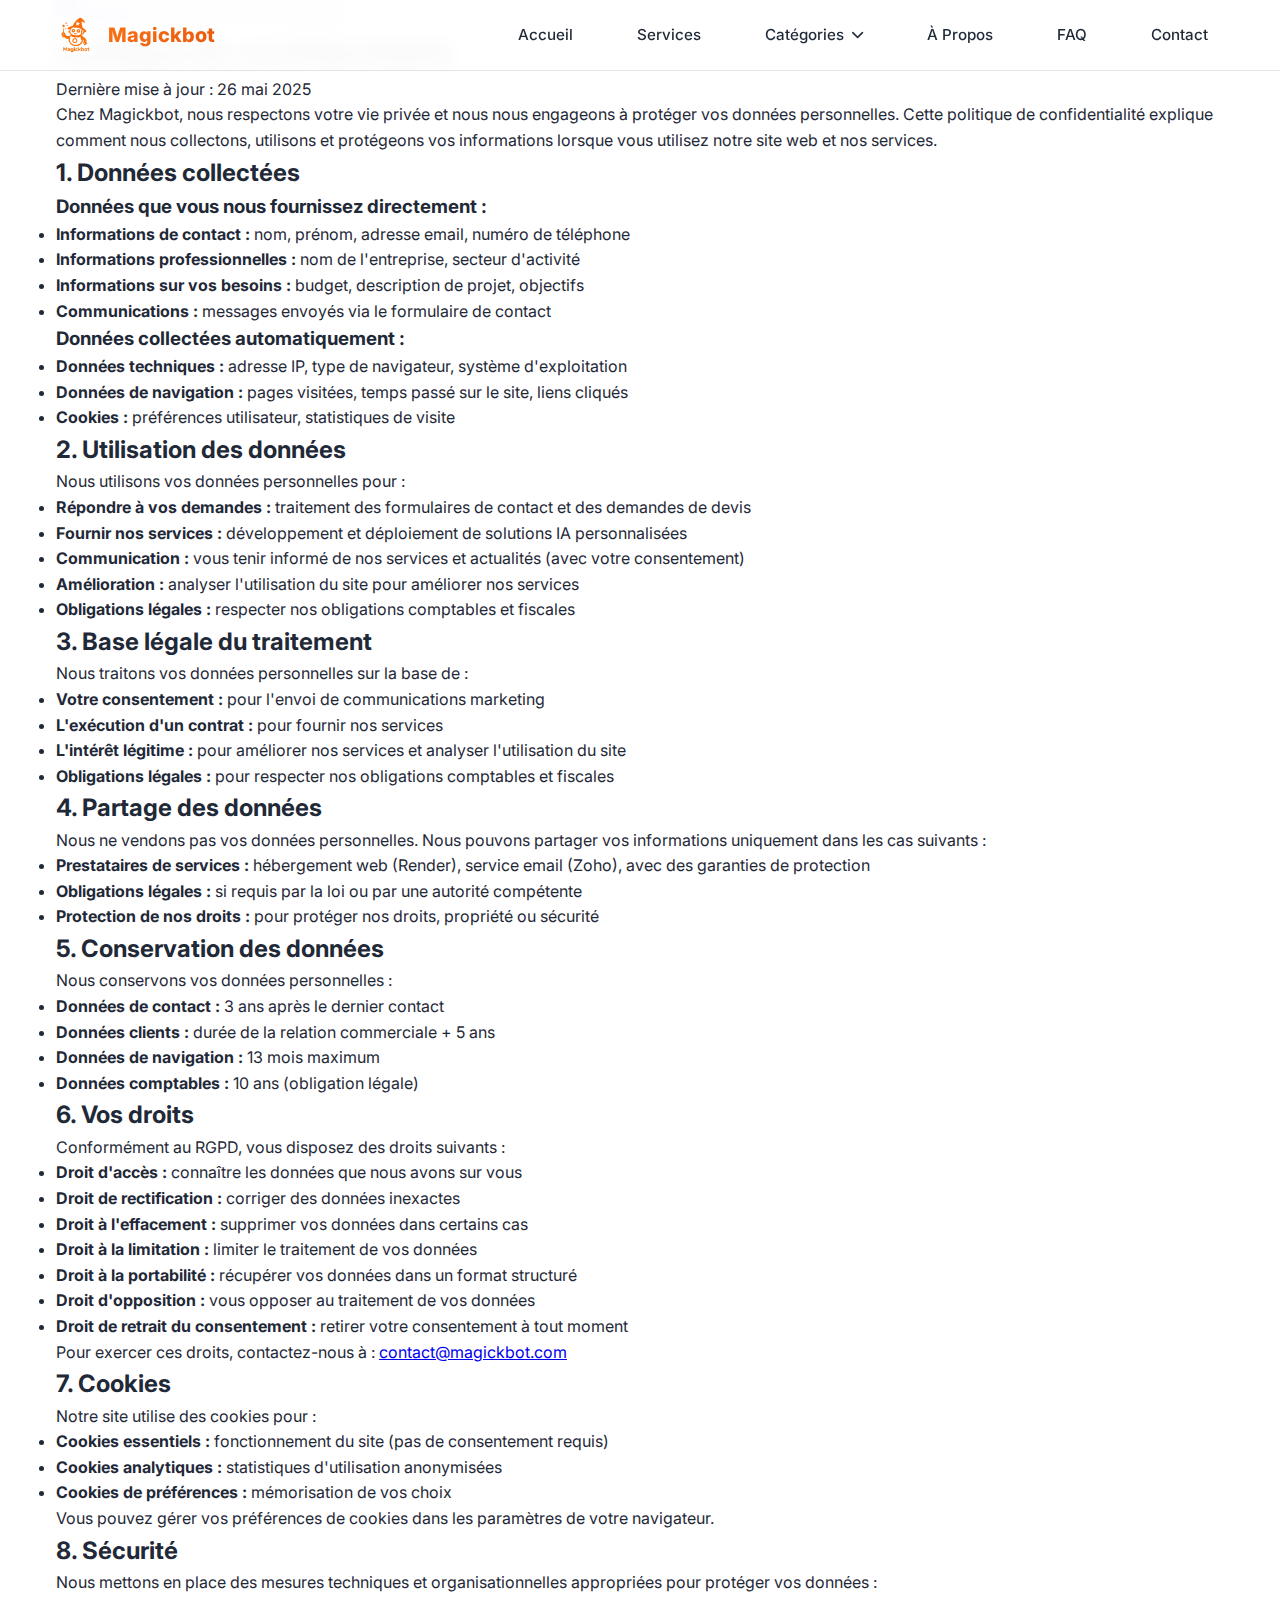
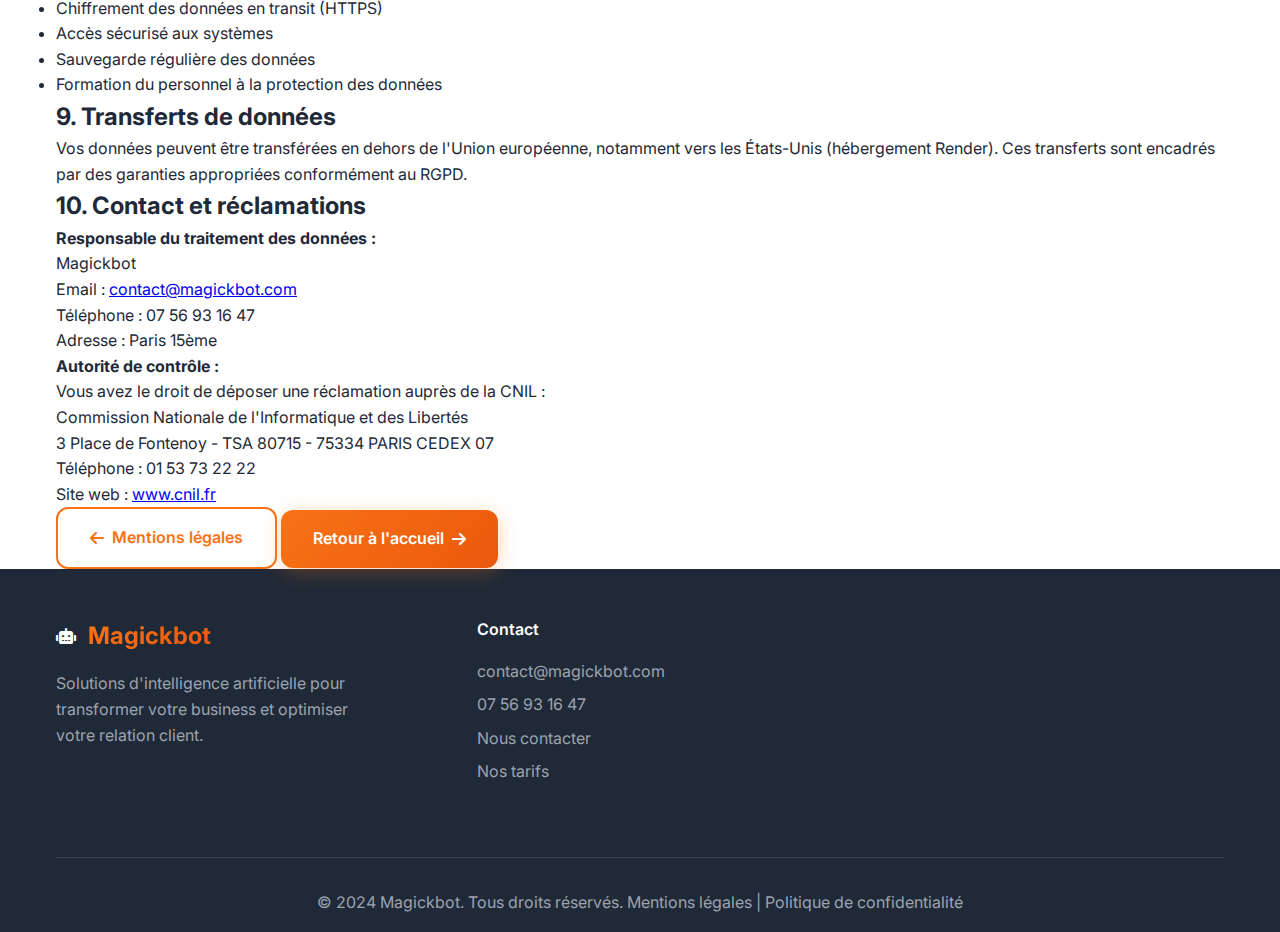
<file: politique-confidentialite.html>
<!DOCTYPE html>
<html lang="fr">
<head>
    <meta charset="UTF-8">
    <meta name="viewport" content="width=device-width, initial-scale=1.0">
    <title>Politique de confidentialité - Magickbot</title>
    <link rel="preconnect" href="https://fonts.googleapis.com">
    <link rel="preconnect" href="https://fonts.gstatic.com" crossorigin>
    <link href="https://fonts.googleapis.com/css2?family=Inter:wght@300;400;500;600;700&family=Poppins:wght@400;500;600;700;800&display=swap" rel="stylesheet">
    <link rel="stylesheet" href="https://cdnjs.cloudflare.com/ajax/libs/font-awesome/6.0.0/css/all.min.css">
    <link rel="stylesheet" href="style.css">
</head>
<body>
    <!-- Header -->
    <header class="header">
        <!-- Navigation sera injectée automatiquement par le script -->
    </header>

    <!-- Main Content -->
    <main class="legal-page">
        <div class="container">
            <div class="legal-content">
                <div class="breadcrumb">
                    <a href="index.html" class="breadcrumb__link">
                        <i class="fas fa-home"></i> Accueil
                    </a>
                    <span class="breadcrumb__separator">/</span>
                    <span class="breadcrumb__current">Politique de confidentialité</span>
                </div>

                <h1 class="legal-title">Politique de confidentialité</h1>
                <p class="legal-subtitle">Dernière mise à jour : 26 mai 2025</p>

                <div class="legal-intro">
                    <p>Chez Magickbot, nous respectons votre vie privée et nous nous engageons à protéger vos données personnelles. Cette politique de confidentialité explique comment nous collectons, utilisons et protégeons vos informations lorsque vous utilisez notre site web et nos services.</p>
                </div>

                <div class="legal-section">
                    <h2>1. Données collectées</h2>
                    <div class="legal-content-block">
                        <h3>Données que vous nous fournissez directement :</h3>
                        <ul>
                            <li><strong>Informations de contact :</strong> nom, prénom, adresse email, numéro de téléphone</li>
                            <li><strong>Informations professionnelles :</strong> nom de l'entreprise, secteur d'activité</li>
                            <li><strong>Informations sur vos besoins :</strong> budget, description de projet, objectifs</li>
                            <li><strong>Communications :</strong> messages envoyés via le formulaire de contact</li>
                        </ul>

                        <h3>Données collectées automatiquement :</h3>
                        <ul>
                            <li><strong>Données techniques :</strong> adresse IP, type de navigateur, système d'exploitation</li>
                            <li><strong>Données de navigation :</strong> pages visitées, temps passé sur le site, liens cliqués</li>
                            <li><strong>Cookies :</strong> préférences utilisateur, statistiques de visite</li>
                        </ul>
                    </div>
                </div>

                <div class="legal-section">
                    <h2>2. Utilisation des données</h2>
                    <div class="legal-content-block">
                        <p>Nous utilisons vos données personnelles pour :</p>
                        <ul>
                            <li><strong>Répondre à vos demandes :</strong> traitement des formulaires de contact et des demandes de devis</li>
                            <li><strong>Fournir nos services :</strong> développement et déploiement de solutions IA personnalisées</li>
                            <li><strong>Communication :</strong> vous tenir informé de nos services et actualités (avec votre consentement)</li>
                            <li><strong>Amélioration :</strong> analyser l'utilisation du site pour améliorer nos services</li>
                            <li><strong>Obligations légales :</strong> respecter nos obligations comptables et fiscales</li>
                        </ul>
                    </div>
                </div>

                <div class="legal-section">
                    <h2>3. Base légale du traitement</h2>
                    <div class="legal-content-block">
                        <p>Nous traitons vos données personnelles sur la base de :</p>
                        <ul>
                            <li><strong>Votre consentement :</strong> pour l'envoi de communications marketing</li>
                            <li><strong>L'exécution d'un contrat :</strong> pour fournir nos services</li>
                            <li><strong>L'intérêt légitime :</strong> pour améliorer nos services et analyser l'utilisation du site</li>
                            <li><strong>Obligations légales :</strong> pour respecter nos obligations comptables et fiscales</li>
                        </ul>
                    </div>
                </div>

                <div class="legal-section">
                    <h2>4. Partage des données</h2>
                    <div class="legal-content-block">
                        <p>Nous ne vendons pas vos données personnelles. Nous pouvons partager vos informations uniquement dans les cas suivants :</p>
                        <ul>
                            <li><strong>Prestataires de services :</strong> hébergement web (Render), service email (Zoho), avec des garanties de protection</li>
                            <li><strong>Obligations légales :</strong> si requis par la loi ou par une autorité compétente</li>
                            <li><strong>Protection de nos droits :</strong> pour protéger nos droits, propriété ou sécurité</li>
                        </ul>
                    </div>
                </div>

                <div class="legal-section">
                    <h2>5. Conservation des données</h2>
                    <div class="legal-content-block">
                        <p>Nous conservons vos données personnelles :</p>
                        <ul>
                            <li><strong>Données de contact :</strong> 3 ans après le dernier contact</li>
                            <li><strong>Données clients :</strong> durée de la relation commerciale + 5 ans</li>
                            <li><strong>Données de navigation :</strong> 13 mois maximum</li>
                            <li><strong>Données comptables :</strong> 10 ans (obligation légale)</li>
                        </ul>
                    </div>
                </div>

                <div class="legal-section">
                    <h2>6. Vos droits</h2>
                    <div class="legal-content-block">
                        <p>Conformément au RGPD, vous disposez des droits suivants :</p>
                        <ul>
                            <li><strong>Droit d'accès :</strong> connaître les données que nous avons sur vous</li>
                            <li><strong>Droit de rectification :</strong> corriger des données inexactes</li>
                            <li><strong>Droit à l'effacement :</strong> supprimer vos données dans certains cas</li>
                            <li><strong>Droit à la limitation :</strong> limiter le traitement de vos données</li>
                            <li><strong>Droit à la portabilité :</strong> récupérer vos données dans un format structuré</li>
                            <li><strong>Droit d'opposition :</strong> vous opposer au traitement de vos données</li>
                            <li><strong>Droit de retrait du consentement :</strong> retirer votre consentement à tout moment</li>
                        </ul>
                        
                        <p>Pour exercer ces droits, contactez-nous à : <a href="mailto:contact@magickbot.com">contact@magickbot.com</a></p>
                    </div>
                </div>

                <div class="legal-section">
                    <h2>7. Cookies</h2>
                    <div class="legal-content-block">
                        <p>Notre site utilise des cookies pour :</p>
                        <ul>
                            <li><strong>Cookies essentiels :</strong> fonctionnement du site (pas de consentement requis)</li>
                            <li><strong>Cookies analytiques :</strong> statistiques d'utilisation anonymisées</li>
                            <li><strong>Cookies de préférences :</strong> mémorisation de vos choix</li>
                        </ul>
                        
                        <p>Vous pouvez gérer vos préférences de cookies dans les paramètres de votre navigateur.</p>
                    </div>
                </div>

                <div class="legal-section">
                    <h2>8. Sécurité</h2>
                    <div class="legal-content-block">
                        <p>Nous mettons en place des mesures techniques et organisationnelles appropriées pour protéger vos données :</p>
                        <ul>
                            <li>Chiffrement des données en transit (HTTPS)</li>
                            <li>Accès sécurisé aux systèmes</li>
                            <li>Sauvegarde régulière des données</li>
                            <li>Formation du personnel à la protection des données</li>
                        </ul>
                    </div>
                </div>

                <div class="legal-section">
                    <h2>9. Transferts de données</h2>
                    <div class="legal-content-block">
                        <p>Vos données peuvent être transférées en dehors de l'Union européenne, notamment vers les États-Unis (hébergement Render). Ces transferts sont encadrés par des garanties appropriées conformément au RGPD.</p>
                    </div>
                </div>

                <div class="legal-section">
                    <h2>10. Contact et réclamations</h2>
                    <div class="legal-content-block">
                        <p><strong>Responsable du traitement des données :</strong><br>
                        Magickbot<br>
                        Email : <a href="mailto:contact@magickbot.com">contact@magickbot.com</a><br>
                        Téléphone : 07 56 93 16 47<br>
                        Adresse : Paris 15ème</p>
                        
                        <p><strong>Autorité de contrôle :</strong><br>
                        Vous avez le droit de déposer une réclamation auprès de la CNIL :<br>
                        Commission Nationale de l'Informatique et des Libertés<br>
                        3 Place de Fontenoy - TSA 80715 - 75334 PARIS CEDEX 07<br>
                        Téléphone : 01 53 73 22 22<br>
                        Site web : <a href="https://www.cnil.fr" target="_blank" rel="noopener">www.cnil.fr</a></p>
                    </div>
                </div>

                <div class="legal-navigation">
                    <a href="mentions-legales.html" class="btn btn--secondary">
                        <i class="fas fa-arrow-left"></i>
                        Mentions légales
                    </a>
                    <a href="index.html" class="btn btn--primary">
                        Retour à l'accueil
                        <i class="fas fa-arrow-right"></i>
                    </a>
                </div>
            </div>
        </div>
    </main>

    <!-- Footer -->
    <footer class="footer">
        <div class="container">
            <div class="footer__container">
                <div class="footer__content">
                    <div class="footer__brand">
                        <div class="footer__logo">
                            <i class="fas fa-robot"></i>
                            <span>Magickbot</span>
                        </div>
                        <p class="footer__description">
                            Solutions d'intelligence artificielle pour transformer votre business 
                            et optimiser votre relation client.
                        </p>
                    </div>
                    
                    <div class="footer__links">
                        <div class="footer__group">
                            <h4 class="footer__title">Contact</h4>
                            <ul class="footer__list">
                                <li><a href="mailto:contact@magickbot.com" class="footer__link">contact@magickbot.com</a></li>
                                <li><a href="tel:0756931647" class="footer__link">07 56 93 16 47</a></li>
                                <li><a href="index.html#contact" class="footer__link">Nous contacter</a></li>
                                <li><a href="index.html#services" class="footer__link">Nos tarifs</a></li>
                            </ul>
                        </div>
                    </div>
                </div>
                
                <div class="footer__bottom">
                    <p class="footer__copy">
                        &copy; 2024 Magickbot. Tous droits réservés. 
                        <a href="mentions-legales.html" class="footer__legal">Mentions légales</a> | 
                        <a href="politique-confidentialite.html" class="footer__legal">Politique de confidentialité</a>
                    </p>
                </div>
            </div>
        </div>
    </footer>

    <!-- Scripts -->
    <script src="js/navigation.js"></script>
    <script>
        // Le code de navigation est maintenant géré par navigation.js
    </script>
</body>
</html>
</file>
<file: website/style.css>
/* ===== GOOGLE FONTS ===== */
@import url('https://fonts.googleapis.com/css2?family=Inter:wght@300;400;500;600;700&family=Poppins:wght@400;500;600;700;800&display=swap');
@import url('https://unpkg.com/aos@2.3.1/dist/aos.css');

/* ===== VARIABLES CSS ===== */
:root {
  /* Colors */
  --primary-color: #ff6b35;
  --primary-light: #ff8c42;
  --primary-dark: #e55a2b;
  --secondary-color: #4a90e2;
  --accent-color: #f39c12;
  
  /* Neutral colors */
  --white-color: #ffffff;
  --light-gray: #f8f9fa;
  --gray-100: #e9ecef;
  --gray-200: #dee2e6;
  --gray-300: #ced4da;
  --gray-600: #6c757d;
  --gray-700: #495057;
  --gray-800: #343a40;
  --gray-900: #212529;
  --black-color: #000000;
  
  /* Typography */
  --body-font: 'Inter', sans-serif;
  --heading-font: 'Poppins', sans-serif;
  --biggest-font-size: 3.5rem;
  --h1-font-size: 3rem;
  --h2-font-size: 2.25rem;
  --h3-font-size: 1.5rem;
  --normal-font-size: 1rem;
  --small-font-size: 0.875rem;
  --smaller-font-size: 0.75rem;
  
  /* Font weight */
  --font-light: 300;
  --font-regular: 400;
  --font-medium: 500;
  --font-semi-bold: 600;
  --font-bold: 700;
  --font-extra-bold: 800;
  
  /* Margins */
  --mb-0-25: 0.25rem;
  --mb-0-5: 0.5rem;
  --mb-0-75: 0.75rem;
  --mb-1: 1rem;
  --mb-1-25: 1.25rem;
  --mb-1-5: 1.5rem;
  --mb-2: 2rem;
  --mb-2-5: 2.5rem;
  --mb-3: 3rem;
  
  /* Z-index */
  --z-tooltip: 10;
  --z-fixed: 100;
  --z-modal: 1000;
  
  /* Shadows */
  --shadow-light: 0 2px 8px rgba(0, 0, 0, 0.1);
  --shadow-medium: 0 4px 20px rgba(0, 0, 0, 0.1);
  --shadow-heavy: 0 8px 30px rgba(0, 0, 0, 0.15);
  --shadow-primary: 0 8px 30px rgba(255, 107, 53, 0.3);
  
  /* Border radius */
  --border-radius-sm: 0.5rem;
  --border-radius-md: 1rem;
  --border-radius-lg: 1.5rem;
  --border-radius-xl: 2rem;
  
  /* Transitions */
  --transition-fast: 0.2s ease;
  --transition-normal: 0.3s ease;
  --transition-slow: 0.5s ease;
}

/* ===== BASE ===== */
* {
  margin: 0;
  padding: 0;
  box-sizing: border-box;
}

html {
  scroll-behavior: smooth;
}

body {
  font-family: var(--body-font);
  font-size: var(--normal-font-size);
  background-color: var(--white-color);
  color: var(--gray-700);
  line-height: 1.7;
}

h1, h2, h3, h4 {
  color: var(--gray-900);
  font-family: var(--heading-font);
  font-weight: var(--font-bold);
  line-height: 1.2;
}

ul {
  list-style: none;
}

a {
  text-decoration: none;
  color: inherit;
}

img {
  max-width: 100%;
  height: auto;
}

input, textarea, select {
  font-family: var(--body-font);
  font-size: var(--normal-font-size);
}

/* ===== REUSABLE CSS CLASSES ===== */
.container {
  max-width: 1200px;
  margin: 0 auto;
  padding: 0 1.5rem;
}

.section {
  padding: 6rem 0 4rem;
}

.section__header {
  text-align: center;
  margin-bottom: var(--mb-3);
}

.section__subtitle {
  display: inline-block;
  font-size: var(--small-font-size);
  font-weight: var(--font-semi-bold);
  color: var(--primary-color);
  background: linear-gradient(135deg, var(--primary-color), var(--primary-light));
  -webkit-background-clip: text;
  -webkit-text-fill-color: transparent;
  background-clip: text;
  text-transform: uppercase;
  letter-spacing: 1px;
  margin-bottom: var(--mb-0-5);
}

.section__title {
  font-size: var(--h2-font-size);
  color: var(--gray-900);
  margin-bottom: var(--mb-1);
}

.section__description {
  font-size: 1.1rem;
  color: var(--gray-600);
  max-width: 600px;
  margin: 0 auto;
}

.gradient-text {
  background: linear-gradient(135deg, var(--primary-color), var(--primary-light));
  -webkit-background-clip: text;
  -webkit-text-fill-color: transparent;
  background-clip: text;
}

/* ===== BUTTONS ===== */
.btn {
  display: inline-flex;
  align-items: center;
  gap: var(--mb-0-5);
  padding: 1rem 2rem;
  font-weight: var(--font-semi-bold);
  border-radius: var(--border-radius-xl);
  transition: var(--transition-normal);
  cursor: pointer;
  border: none;
  font-size: var(--normal-font-size);
  text-decoration: none;
  position: relative;
  overflow: hidden;
}

.btn--primary {
  background: linear-gradient(135deg, var(--primary-color), var(--primary-light));
  color: var(--white-color);
  box-shadow: var(--shadow-primary);
}

.btn--primary:hover {
  transform: translateY(-3px);
  box-shadow: 0 12px 40px rgba(255, 107, 53, 0.4);
}

.btn--secondary {
  background: var(--white-color);
  color: var(--primary-color);
  border: 2px solid var(--primary-color);
}

.btn--secondary:hover {
  background: var(--primary-color);
  color: var(--white-color);
  transform: translateY(-2px);
}

.btn--full {
  width: 100%;
  justify-content: center;
}

/* ===== HEADER & NAV ===== */
.header {
  position: fixed;
  top: 0;
  left: 0;
  width: 100%;
  background: rgba(255, 255, 255, 0.95);
  backdrop-filter: blur(10px);
  z-index: var(--z-fixed);
  transition: var(--transition-normal);
  border-bottom: 1px solid var(--gray-100);
}

.scroll-header {
  background: rgba(255, 255, 255, 0.98);
  box-shadow: var(--shadow-light);
}

.nav {
  height: 4.5rem;
  display: flex;
  justify-content: space-between;
  align-items: center;
}

.nav__brand {
  display: flex;
  align-items: center;
  gap: var(--mb-0-5);
  font-family: var(--heading-font);
  font-weight: var(--font-bold);
  font-size: 1.5rem;
  color: var(--gray-900);
}

.nav__icon {
  font-size: 1.8rem;
  color: var(--primary-color);
}

.nav__menu {
  display: flex;
  align-items: center;
}

.nav__list {
  display: flex;
  gap: 2.5rem;
}

.nav__link {
  font-weight: var(--font-medium);
  color: var(--gray-700);
  transition: var(--transition-fast);
  position: relative;
}

.nav__link:hover {
  color: var(--primary-color);
}

.nav__link::after {
  content: '';
  position: absolute;
  bottom: -0.5rem;
  left: 0;
  width: 0;
  height: 2px;
  background: var(--primary-color);
  transition: var(--transition-normal);
}

.nav__link:hover::after {
  width: 100%;
}

.nav__toggle,
.nav__close {
  display: none;
  font-size: 1.5rem;
  color: var(--gray-900);
  cursor: pointer;
}

/* ===== HERO ===== */
.hero {
  background: linear-gradient(135deg, var(--primary-color) 0%, var(--primary-light) 100%);
  min-height: 100vh;
  display: flex;
  align-items: center;
  position: relative;
  overflow: hidden;
}

.hero::before {
  content: '';
  position: absolute;
  top: 0;
  left: 0;
  right: 0;
  bottom: 0;
  background: url('data:image/svg+xml,<svg xmlns="http://www.w3.org/2000/svg" viewBox="0 0 1000 1000"><polygon fill="rgba(255,255,255,0.1)" points="0,1000 1000,0 1000,1000"/></svg>');
  background-size: cover;
}

.hero__container {
  display: grid;
  grid-template-columns: 1fr 1fr;
  gap: 4rem;
  align-items: center;
  position: relative;
  z-index: 2;
}

.hero__content {
  color: var(--white-color);
}

.hero__title {
  font-size: var(--h1-font-size);
  font-weight: var(--font-extra-bold);
  margin-bottom: var(--mb-1-5);
  line-height: 1.1;
}

.hero__description {
  font-size: 1.25rem;
  margin-bottom: var(--mb-2-5);
  opacity: 0.95;
  line-height: 1.6;
}

.hero__buttons {
  display: flex;
  gap: var(--mb-1);
  margin-bottom: var(--mb-3);
  flex-wrap: wrap;
}

.hero__stats {
  display: grid;
  grid-template-columns: repeat(3, 1fr);
  gap: var(--mb-2);
  margin-top: var(--mb-3);
}

.stat {
  text-align: center;
}

.stat__number {
  display: block;
  font-size: 2rem;
  font-weight: var(--font-extra-bold);
  color: var(--white-color);
}

.stat__label {
  font-size: var(--small-font-size);
  opacity: 0.9;
}

.hero__image {
  position: relative;
  display: flex;
  justify-content: center;
  align-items: center;
}

.hero__floating-card {
  position: absolute;
  background: var(--white-color);
  padding: 1rem 1.5rem;
  border-radius: var(--border-radius-lg);
  box-shadow: var(--shadow-heavy);
  display: flex;
  align-items: center;
  gap: var(--mb-0-5);
  font-weight: var(--font-semi-bold);
  color: var(--gray-700);
  animation: float 3s ease-in-out infinite;
}

.hero__floating-card i {
  color: var(--primary-color);
  font-size: 1.5rem;
}

.card-1 {
  top: 20%;
  left: -10%;
  animation-delay: 0s;
}

.card-2 {
  top: 60%;
  right: -10%;
  animation-delay: 1s;
}

.card-3 {
  bottom: 20%;
  left: 20%;
  animation-delay: 2s;
}

.hero__scroll {
  position: absolute;
  bottom: 2rem;
  left: 50%;
  transform: translateX(-50%);
}

.scroll-indicator {
  display: flex;
  flex-direction: column;
  align-items: center;
  color: var(--white-color);
  font-size: var(--small-font-size);
  font-weight: var(--font-medium);
}

.scroll-arrow {
  margin-top: var(--mb-0-5);
  animation: bounce 2s infinite;
}

/* ===== SERVICES ===== */
.services {
  background: var(--light-gray);
}

.services__grid {
  display: grid;
  grid-template-columns: repeat(auto-fit, minmax(350px, 1fr));
  gap: 2rem;
  margin-top: var(--mb-3);
}

.service__card {
  background: var(--white-color);
  padding: 2.5rem;
  border-radius: var(--border-radius-xl);
  box-shadow: var(--shadow-light);
  transition: var(--transition-normal);
  position: relative;
  border: 1px solid var(--gray-100);
}

.service__card:hover {
  transform: translateY(-10px);
  box-shadow: var(--shadow-heavy);
}

.service__card.featured {
  border: 2px solid var(--primary-color);
  transform: scale(1.05);
}

.service__badge {
  position: absolute;
  top: -12px;
  right: 2rem;
  background: var(--primary-color);
  color: var(--white-color);
  padding: 0.5rem 1rem;
  border-radius: var(--border-radius-xl);
  font-size: var(--small-font-size);
  font-weight: var(--font-semi-bold);
}

.service__icon {
  width: 80px;
  height: 80px;
  background: linear-gradient(135deg, var(--primary-color), var(--primary-light));
  border-radius: var(--border-radius-lg);
  display: flex;
  align-items: center;
  justify-content: center;
  margin-bottom: var(--mb-1-5);
}

.service__icon i {
  font-size: 2rem;
  color: var(--white-color);
}

.service__title {
  font-size: var(--h3-font-size);
  margin-bottom: var(--mb-1);
  color: var(--gray-900);
}

.service__description {
  color: var(--gray-600);
  margin-bottom: var(--mb-1-5);
  line-height: 1.6;
}

.service__features {
  margin-bottom: var(--mb-2);
}

.service__features li {
  display: flex;
  align-items: center;
  gap: var(--mb-0-5);
  margin-bottom: var(--mb-0-5);
  color: var(--gray-600);
}

.service__features i {
  color: var(--primary-color);
  font-size: var(--small-font-size);
}

.service__price {
  font-size: 1.25rem;
  font-weight: var(--font-bold);
  color: var(--primary-color);
  text-align: center;
  padding: 1rem;
  background: var(--light-gray);
  border-radius: var(--border-radius-md);
}

/* ===== ABOUT ===== */
.about {
  background: var(--white-color);
}

.about__container {
  display: grid;
  grid-template-columns: 1fr 1fr;
  gap: 4rem;
  align-items: center;
}

.about__description {
  font-size: 1.1rem;
  color: var(--gray-600);
  margin-bottom: var(--mb-2);
  line-height: 1.7;
}

.about__features {
  margin-bottom: var(--mb-2-5);
}

.about__feature {
  display: flex;
  align-items: flex-start;
  gap: var(--mb-1);
  margin-bottom: var(--mb-1-5);
}

.about__feature i {
  color: var(--primary-color);
  font-size: 1.5rem;
  margin-top: 0.25rem;
}

.about__feature h4 {
  color: var(--gray-900);
  margin-bottom: var(--mb-0-25);
}

.about__feature p {
  color: var(--gray-600);
}

.about__image-wrapper {
  position: relative;
  display: flex;
  justify-content: center;
  align-items: center;
  height: 400px;
}

.about__decoration {
  position: absolute;
  border-radius: 50%;
  background: linear-gradient(135deg, var(--primary-color), var(--primary-light));
  opacity: 0.1;
}

.decoration-1 {
  width: 300px;
  height: 300px;
  top: 0;
  right: 0;
}

.decoration-2 {
  width: 200px;
  height: 200px;
  bottom: 0;
  left: 0;
}

.about__main-visual {
  width: 200px;
  height: 200px;
  background: linear-gradient(135deg, var(--primary-color), var(--primary-light));
  border-radius: 50%;
  display: flex;
  align-items: center;
  justify-content: center;
  position: relative;
  z-index: 2;
}

.about__main-visual i {
  font-size: 5rem;
  color: var(--white-color);
}

/* ===== TESTIMONIALS ===== */
.testimonials {
  background: var(--light-gray);
}

.testimonials__grid {
  display: grid;
  grid-template-columns: repeat(auto-fit, minmax(350px, 1fr));
  gap: 2rem;
  margin-top: var(--mb-3);
}

.testimonial__card {
  background: var(--white-color);
  padding: 2rem;
  border-radius: var(--border-radius-xl);
  box-shadow: var(--shadow-light);
  transition: var(--transition-normal);
}

.testimonial__card:hover {
  transform: translateY(-5px);
  box-shadow: var(--shadow-medium);
}

.testimonial__rating {
  display: flex;
  gap: 0.25rem;
  margin-bottom: var(--mb-1);
}

.testimonial__rating i {
  color: #ffc107;
  font-size: 1.25rem;
}

.testimonial__text {
  font-style: italic;
  color: var(--gray-600);
  margin-bottom: var(--mb-1-5);
  line-height: 1.6;
}

.testimonial__author {
  display: flex;
  align-items: center;
  gap: var(--mb-1);
}

.testimonial__avatar {
  width: 50px;
  height: 50px;
  background: var(--primary-color);
  border-radius: 50%;
  display: flex;
  align-items: center;
  justify-content: center;
  color: var(--white-color);
  font-size: 1.25rem;
}

.testimonial__info h4 {
  color: var(--gray-900);
  margin-bottom: 0.25rem;
}

.testimonial__info span {
  color: var(--gray-600);
  font-size: var(--small-font-size);
}

/* ===== CONTACT ===== */
.contact {
  background: var(--white-color);
}

.contact__container {
  display: grid;
  grid-template-columns: 1fr 1fr;
  gap: 4rem;
  align-items: flex-start;
}

.contact__description {
  color: var(--gray-600);
  margin-bottom: var(--mb-2-5);
  font-size: 1.1rem;
  line-height: 1.7;
}

.contact__details {
  margin-bottom: var(--mb-2-5);
}

.contact__detail {
  display: flex;
  align-items: center;
  gap: var(--mb-1);
  margin-bottom: var(--mb-1-5);
}

.contact__detail i {
  width: 50px;
  height: 50px;
  background: linear-gradient(135deg, var(--primary-color), var(--primary-light));
  border-radius: var(--border-radius-md);
  display: flex;
  align-items: center;
  justify-content: center;
  color: var(--white-color);
  font-size: 1.25rem;
}

.contact__detail h4 {
  color: var(--gray-900);
  margin-bottom: 0.25rem;
}

.contact__detail p {
  color: var(--gray-600);
}

.contact__form {
  background: var(--light-gray);
  padding: 2.5rem;
  border-radius: var(--border-radius-xl);
  box-shadow: var(--shadow-light);
}

.form__group {
  margin-bottom: var(--mb-1-5);
}

.form__row {
  display: grid;
  grid-template-columns: 1fr 1fr;
  gap: var(--mb-1);
}

.form__label {
  display: block;
  color: var(--gray-900);
  font-weight: var(--font-semi-bold);
  margin-bottom: var(--mb-0-5);
}

.form__input {
  width: 100%;
  padding: 0.875rem 1rem;
  background: var(--white-color);
  border: 2px solid var(--gray-200);
  border-radius: var(--border-radius-md);
  transition: var(--transition-fast);
  font-size: var(--normal-font-size);
}

.form__input:focus {
  outline: none;
  border-color: var(--primary-color);
  box-shadow: 0 0 0 3px rgba(255, 107, 53, 0.1);
}

.form__textarea {
  resize: vertical;
  min-height: 120px;
}

.form__privacy {
  display: flex;
  align-items: center;
  gap: var(--mb-0-5);
  color: var(--gray-600);
  font-size: var(--small-font-size);
  margin-top: var(--mb-1);
  text-align: center;
  justify-content: center;
}

.form__privacy i {
  color: var(--primary-color);
}

/* ===== FORM MESSAGES ===== */
.form__messages {
  margin-bottom: var(--mb-1-5);
}

.form__message {
  padding: 1rem;
  border-radius: var(--border-radius-md);
  display: flex;
  align-items: center;
  gap: var(--mb-0-5);
  font-weight: var(--font-medium);
  animation: slideIn 0.3s ease;
}

.form__message--success {
  background: #d4edda;
  color: #155724;
  border: 1px solid #c3e6cb;
}

.form__message--error {
  background: #f8d7da;
  color: #721c24;
  border: 1px solid #f5c6cb;
}

.form__message i {
  font-size: 1.25rem;
}

@keyframes slideIn {
  from {
    opacity: 0;
    transform: translateY(-10px);
  }
  to {
    opacity: 1;
    transform: translateY(0);
  }
}

/* Submit button loading state */
.btn:disabled {
  opacity: 0.7;
  cursor: not-allowed;
  transform: none;
}

.btn:disabled:hover {
  transform: none;
  box-shadow: var(--shadow-primary);
}

/* ===== FOOTER ===== */
.footer {
  background: var(--gray-900);
  color: var(--white-color);
  padding: 3rem 0 1rem;
}

.footer__container {
  padding-bottom: 2rem;
}

.footer__content {
  display: grid;
  grid-template-columns: 1fr 2fr;
  gap: 3rem;
  margin-bottom: var(--mb-2-5);
}

.footer__logo {
  display: flex;
  align-items: center;
  gap: var(--mb-0-5);
  font-family: var(--heading-font);
  font-weight: var(--font-bold);
  font-size: 1.5rem;
  margin-bottom: var(--mb-1);
}

.footer__logo i {
  color: var(--primary-color);
  font-size: 1.8rem;
}

.footer__description {
  color: var(--gray-300);
  margin-bottom: var(--mb-1-5);
  line-height: 1.6;
}

.footer__social {
  display: flex;
  gap: var(--mb-1);
}

.footer__social-link {
  width: 40px;
  height: 40px;
  background: var(--gray-800);
  border-radius: var(--border-radius-md);
  display: flex;
  align-items: center;
  justify-content: center;
  color: var(--white-color);
  transition: var(--transition-normal);
}

.footer__social-link:hover {
  background: var(--primary-color);
  transform: translateY(-2px);
}

.footer__links {
  display: grid;
  grid-template-columns: repeat(3, 1fr);
  gap: 2rem;
}

.footer__title {
  color: var(--white-color);
  margin-bottom: var(--mb-1);
  font-size: 1.125rem;
}

.footer__list {
  display: flex;
  flex-direction: column;
  gap: var(--mb-0-5);
}

.footer__link {
  color: var(--gray-300);
  transition: var(--transition-fast);
}

.footer__link:hover {
  color: var(--primary-color);
}

.footer__bottom {
  border-top: 1px solid var(--gray-800);
  padding-top: var(--mb-1-5);
  text-align: center;
}

.footer__copy {
  color: var(--gray-300);
  font-size: var(--small-font-size);
}

.footer__legal {
  color: var(--gray-300);
  transition: var(--transition-fast);
}

.footer__legal:hover {
  color: var(--primary-color);
}

/* ===== ANIMATIONS ===== */
@keyframes float {
  0%, 100% {
    transform: translateY(0px);
  }
  50% {
    transform: translateY(-10px);
  }
}

@keyframes bounce {
  0%, 20%, 50%, 80%, 100% {
    transform: translateY(0);
  }
  40% {
    transform: translateY(-10px);
  }
  60% {
    transform: translateY(-5px);
  }
}

/* ===== RESPONSIVE DESIGN ===== */
@media screen and (max-width: 1200px) {
  .container {
    max-width: 960px;
  }
  
  .hero__container,
  .about__container,
  .contact__container {
    gap: 3rem;
  }
  
  .services__grid,
  .testimonials__grid {
    grid-template-columns: repeat(auto-fit, minmax(300px, 1fr));
  }
}

@media screen and (max-width: 968px) {
  :root {
    --h1-font-size: 2.5rem;
    --h2-font-size: 2rem;
    --h3-font-size: 1.25rem;
  }
  
  .container {
    padding: 0 1rem;
  }
  
  .section {
    padding: 4rem 0 3rem;
  }
  
  .hero__container,
  .about__container,
  .contact__container {
    grid-template-columns: 1fr;
    gap: 2rem;
  }
  
  .hero__content {
    text-align: center;
    order: 1;
  }
  
  .hero__image {
    order: 2;
    margin-top: 2rem;
  }
  
  .hero__stats {
    grid-template-columns: repeat(3, 1fr);
    gap: var(--mb-1);
    margin-top: var(--mb-2);
  }
  
  .services__grid,
  .testimonials__grid {
    grid-template-columns: 1fr;
    gap: 1.5rem;
  }
  
  .service__card.featured {
    transform: none;
    border: 2px solid var(--primary-color);
  }
  
  .footer__content {
    grid-template-columns: 1fr;
    gap: 2rem;
  }
  
  .footer__links {
    grid-template-columns: repeat(2, 1fr);
    gap: 1.5rem;
  }
  
  .about__image-wrapper {
    height: 300px;
  }
  
  .about__main-visual {
    width: 150px;
    height: 150px;
  }
  
  .about__main-visual i {
    font-size: 4rem;
  }
  
  .decoration-1 {
    width: 200px;
    height: 200px;
  }
  
  .decoration-2 {
    width: 150px;
    height: 150px;
  }
}

@media screen and (max-width: 768px) {
  :root {
    --h1-font-size: 2rem;
    --h2-font-size: 1.75rem;
    --section-padding: 3rem 0 2rem;
  }
  
  .nav__menu {
    position: fixed;
    top: 0;
    right: -100%;
    width: 80%;
    height: 100vh;
    background: var(--white-color);
    padding: 4rem 2rem 2rem;
    transition: var(--transition-normal);
    box-shadow: var(--shadow-heavy);
    z-index: var(--z-modal);
  }
  
  .show-menu {
    right: 0;
  }
  
  .nav__list {
    flex-direction: column;
    gap: 2rem;
  }
  
  .nav__link {
    font-size: 1.125rem;
  }
  
  .nav__close {
    position: absolute;
    top: 1rem;
    right: 1.5rem;
    display: block;
  }
  
  .nav__toggle {
    display: block;
  }
  
  .hero {
    padding-top: 5rem;
    min-height: auto;
  }
  
  .hero__buttons {
    flex-direction: column;
    align-items: stretch;
    gap: 1rem;
  }
  
  .hero__floating-card {
    display: none;
  }
  
  .hero__scroll {
    position: relative;
    margin-top: 2rem;
  }
  
  .service__card {
    padding: 2rem 1.5rem;
  }
  
  .testimonial__card {
    padding: 1.5rem;
  }
  
  .contact__form {
    padding: 2rem 1.5rem;
  }
  
  .form__row {
    grid-template-columns: 1fr;
    gap: 0;
  }
  
  .footer__links {
    grid-template-columns: 1fr;
    gap: 2rem;
  }
  
  .section__header {
    margin-bottom: var(--mb-2);
  }
  
  .section__description {
    font-size: 1rem;
  }
}

@media screen and (max-width: 576px) {
  :root {
    --h1-font-size: 1.75rem;
    --h2-font-size: 1.5rem;
    --h3-font-size: 1.125rem;
    --normal-font-size: 0.9rem;
  }
  
  .container {
    padding: 0 0.75rem;
  }
  
  .section {
    padding: 3rem 0 2rem;
  }
  
  .nav__menu {
    width: 100%;
    padding: 4rem 1.5rem 2rem;
  }
  
  .hero__title {
    line-height: 1.2;
    margin-bottom: var(--mb-1);
  }
  
  .hero__description {
    font-size: 1rem;
    margin-bottom: var(--mb-2);
  }
  
  .hero__stats {
    grid-template-columns: 1fr;
    gap: var(--mb-1);
    text-align: center;
  }
  
  .stat {
    padding: 1rem;
    background: rgba(255, 255, 255, 0.1);
    border-radius: var(--border-radius-md);
  }
  
  .stat__number {
    font-size: 1.5rem;
  }
  
  .btn {
    padding: 0.875rem 1.5rem;
    font-size: 0.9rem;
  }
  
  .service__card {
    padding: 1.5rem 1rem;
  }
  
  .service__icon {
    width: 60px;
    height: 60px;
    margin-bottom: var(--mb-1);
  }
  
  .service__icon i {
    font-size: 1.5rem;
  }
  
  .service__price {
    font-size: 1rem;
    padding: 0.75rem;
  }
  
  .testimonial__card {
    padding: 1.25rem;
  }
  
  .testimonial__avatar {
    width: 40px;
    height: 40px;
    font-size: 1rem;
  }
  
  .contact__container {
    gap: 1.5rem;
  }
  
  .contact__form {
    padding: 1.5rem 1rem;
  }
  
  .contact__detail i {
    width: 40px;
    height: 40px;
    font-size: 1rem;
  }
  
  .form__input {
    padding: 0.75rem;
    font-size: 0.9rem;
  }
  
  .form__textarea {
    min-height: 100px;
  }
  
  .about__image-wrapper {
    height: 250px;
  }
  
  .about__main-visual {
    width: 120px;
    height: 120px;
  }
  
  .about__main-visual i {
    font-size: 3rem;
  }
  
  .decoration-1 {
    width: 150px;
    height: 150px;
  }
  
  .decoration-2 {
    width: 100px;
    height: 100px;
  }
  
  .footer {
    padding: 2rem 0 1rem;
  }
  
  .footer__brand {
    text-align: center;
  }
  
  .footer__social {
    justify-content: center;
  }
  
  .footer__social-link {
    width: 35px;
    height: 35px;
  }
  
  .footer__links {
    text-align: center;
  }
  
  .footer__copy {
    text-align: center;
    line-height: 1.6;
  }
}

@media screen and (max-width: 480px) {
  .container {
    padding: 0 0.5rem;
  }
  
  .hero__title {
    font-size: 1.5rem;
  }
  
  .hero__description {
    font-size: 0.9rem;
  }
  
  .section__title {
    font-size: 1.25rem;
  }
  
  .section__description {
    font-size: 0.9rem;
  }
  
  .btn {
    padding: 0.75rem 1.25rem;
    font-size: 0.85rem;
  }
  
  .service__card,
  .testimonial__card {
    padding: 1rem;
  }
  
  .contact__form {
    padding: 1rem;
  }
  
  .nav__brand {
    font-size: 1.25rem;
  }
  
  .nav__icon {
    font-size: 1.5rem;
  }
  
  /* Ensure iframe is responsive */
  .contact__form iframe {
    height: 400px !important;
    min-height: 400px;
  }
}

@media screen and (max-width: 360px) {
  .hero__title {
    font-size: 1.375rem;
  }
  
  .btn {
    padding: 0.625rem 1rem;
    font-size: 0.8rem;
  }
  
  .service__icon {
    width: 50px;
    height: 50px;
  }
  
  .service__icon i {
    font-size: 1.25rem;
  }
  
  .contact__form iframe {
    height: 350px !important;
  }
  
  .nav__brand {
    font-size: 1.125rem;
  }
}

/* ===== RESPONSIVE UTILITIES ===== */
@media screen and (max-width: 768px) {
  .hide-mobile {
    display: none !important;
  }
}

@media screen and (min-width: 769px) {
  .show-mobile {
    display: none !important;
  }
}

/* ===== RESPONSIVE IFRAME ===== */
.contact__form iframe {
  max-width: 100%;
  border-radius: var(--border-radius-md);
}

@media screen and (max-width: 768px) {
  .contact__form iframe {
    height: 450px !important;
  }
}

@media screen and (max-width: 576px) {
  .contact__form iframe {
    height: 400px !important;
  }
}
</file>
<file: style.css>
/* ===== RESET & BASE STYLES ===== */
* {
  margin: 0;
  padding: 0;
  box-sizing: border-box;
}

html {
  scroll-behavior: smooth;
  font-size: 16px;
}

body {
  font-family: 'Inter', -apple-system, BlinkMacSystemFont, 'Segoe UI', Roboto, sans-serif;
  line-height: 1.6;
  color: #1f2937;
  background-color: #ffffff;
  overflow-x: hidden;
}

.container {
  max-width: 1200px;
  margin: 0 auto;
  padding: 0 1rem;
}

/* ===== NAVIGATION STYLES ===== */
.nav {
  position: fixed;
  top: 0;
  left: 0;
  width: 100%;
  background: rgba(255, 255, 255, 0.95);
  backdrop-filter: blur(10px);
  -webkit-backdrop-filter: blur(10px);
  border-bottom: 1px solid rgba(0, 0, 0, 0.1);
  z-index: 1000;
  transition: all 0.3s ease;
}

.nav.scrolled {
  background: rgba(255, 255, 255, 0.98);
  box-shadow: 0 2px 20px rgba(0, 0, 0, 0.1);
}

.nav__container {
  display: flex;
  align-items: center;
  justify-content: space-between;
  height: 70px;
  position: relative;
}

.nav__brand {
  display: flex;
  align-items: center;
  gap: 12px;
  text-decoration: none;
  color: #1f2937;
  font-weight: 700;
  font-size: 1.25rem;
  z-index: 1001;
}

.nav__logo {
  width: 40px;
  height: 40px;
  object-fit: contain;
}

.nav__title {
  background: linear-gradient(135deg, #f97316, #ea580c);
  -webkit-background-clip: text;
  -webkit-text-fill-color: transparent;
  background-clip: text;
  font-weight: 800;
}

.nav__menu {
  display: flex;
  align-items: center;
}

.nav__list {
  display: flex;
  align-items: center;
  gap: 2rem;
  list-style: none;
  margin: 0;
  padding: 0;
}

.nav__item {
  position: relative;
}

.nav__link {
  display: flex;
  align-items: center;
  gap: 0.5rem;
  padding: 0.75rem 1rem;
  text-decoration: none;
  color: #1f2937;
  font-weight: 500;
  font-size: 0.95rem;
  border-radius: 8px;
  transition: all 0.3s ease;
  white-space: nowrap;
}

.nav__link:hover {
  color: #f97316;
  background-color: rgba(249, 115, 22, 0.1);
  transform: translateY(-1px);
}

/* ===== DROPDOWN STYLES ===== */
.nav__dropdown {
  position: relative;
}

.nav__dropdown-toggle {
  cursor: pointer;
  user-select: none;
  display: flex;
  align-items: center;
  gap: 0.5rem;
  padding: 0.75rem 1rem;
  text-decoration: none;
  color: #1f2937;
  font-weight: 500;
  font-size: 0.95rem;
  border-radius: 8px;
  transition: all 0.3s ease;
  white-space: nowrap;
}

.nav__dropdown-toggle:hover {
  color: #f97316;
  background-color: rgba(249, 115, 22, 0.1);
  transform: translateY(-1px);
}

.nav__dropdown-toggle i {
  transition: transform 0.3s ease;
  font-size: 0.8rem;
}

.nav__dropdown.active .nav__dropdown-toggle i {
  transform: rotate(180deg);
}

.nav__dropdown-menu {
  position: absolute;
  top: calc(100% + 5px);
  left: 0;
  min-width: 220px;
  background: white;
  border: 1px solid rgba(0, 0, 0, 0.1);
  border-radius: 12px;
  box-shadow: 0 10px 40px rgba(0, 0, 0, 0.15);
  opacity: 0;
  visibility: hidden;
  transform: translateY(-10px) scale(0.95);
  transition: all 0.3s cubic-bezier(0.4, 0, 0.2, 1);
  z-index: 1000;
  list-style: none;
  padding: 0.5rem 0;
  margin: 0;
  max-height: 0;
  overflow: hidden;
}

.nav__dropdown.active .nav__dropdown-menu {
  opacity: 1;
  visibility: visible;
  transform: translateY(0) scale(1);
  max-height: 300px;
}

.nav__dropdown-link {
  display: block;
  padding: 0.75rem 1.25rem;
  color: #1f2937;
  text-decoration: none;
  font-weight: 500;
  font-size: 0.9rem;
  transition: all 0.3s ease;
  border-radius: 0;
}

.nav__dropdown-link:hover {
  background-color: rgba(249, 115, 22, 0.1);
  color: #f97316;
  padding-left: 1.5rem;
}

/* ===== MOBILE TOGGLE ===== */
.nav__toggle {
  display: none;
  flex-direction: column;
  width: 30px;
  height: 30px;
  background: none;
  border: none;
  cursor: pointer;
  padding: 0;
  z-index: 1001;
  position: relative;
}

.nav__toggle-line {
  width: 100%;
  height: 3px;
  background-color: #1f2937;
  margin: 3px 0;
  transition: all 0.3s ease;
  border-radius: 2px;
}

.nav__toggle.active .nav__toggle-line:nth-child(1) {
  transform: rotate(45deg) translate(5px, 5px);
}

.nav__toggle.active .nav__toggle-line:nth-child(2) {
  opacity: 0;
}

.nav__toggle.active .nav__toggle-line:nth-child(3) {
  transform: rotate(-45deg) translate(7px, -6px);
}

.nav__overlay {
  position: fixed;
  top: 0;
  left: 0;
  width: 100%;
  height: 100%;
  background: rgba(0, 0, 0, 0.5);
  opacity: 0;
  visibility: hidden;
  transition: all 0.3s ease;
  z-index: 999;
}

.nav__overlay.show {
  opacity: 1;
  visibility: visible;
}

/* ===== MOBILE RESPONSIVE ===== */
@media screen and (max-width: 768px) {
  .nav__toggle {
      display: flex;
  }
  
  .nav__menu {
      position: fixed;
      top: 70px;
      left: 0;
      width: 100%;
      height: calc(100vh - 70px);
      background: white;
      transform: translateX(-100%);
      transition: transform 0.3s ease;
      overflow-y: auto;
      z-index: 1000;
  }
  
  .nav__menu.show-menu {
      transform: translateX(0);
  }
  
  .nav__list {
      flex-direction: column;
      align-items: stretch;
      gap: 0;
      padding: 2rem 1rem;
  }
  
  .nav__link {
      padding: 1rem;
      border-radius: 0;
      border-bottom: 1px solid rgba(0, 0, 0, 0.1);
  }
  
  .nav__dropdown-toggle {
      padding: 1rem;
      border-radius: 0;
      border-bottom: 1px solid rgba(0, 0, 0, 0.1);
      cursor: pointer;
      -webkit-tap-highlight-color: rgba(249, 115, 22, 0.2);
      tap-highlight-color: rgba(249, 115, 22, 0.2);
  }
  
  .nav__dropdown-toggle:active {
      background-color: rgba(249, 115, 22, 0.1);
  }
  
  .nav__dropdown-menu {
      position: static;
      width: 100%;
      box-shadow: none;
      border: none;
      border-radius: 0;
      background: transparent;
      margin: 0;
      padding: 0;
      transform: none;
      max-height: 0;
      overflow: hidden;
      transition: max-height 0.3s ease, background-color 0.3s ease;
      opacity: 1;
      visibility: visible;
  }
  
  .nav__dropdown.active .nav__dropdown-menu {
      max-height: 300px;
      background: rgba(249, 115, 22, 0.05);
      padding: 0.5rem 0;
      margin-left: 1rem;
  }
  
  .nav__dropdown-link {
      padding: 0.75rem 1.25rem;
      border-bottom: 1px solid rgba(0, 0, 0, 0.05);
      background: transparent;
      transition: all 0.3s ease;
  }
  
  .nav__dropdown-link:hover {
      padding-left: 1.25rem;
      background-color: rgba(249, 115, 22, 0.1);
  }
  
  /* S'assurer qu'aucun contenu ne dépasse du dropdown fermé */
  .nav__dropdown:not(.active) .nav__dropdown-menu {
      max-height: 0 !important;
      padding: 0 !important;
      margin: 0 !important;
      background: transparent !important;
      overflow: hidden !important;
  }
  
  .nav__dropdown:not(.active) .nav__dropdown-link {
      display: none;
  }
  
  .nav__dropdown.active .nav__dropdown-link {
      display: block;
  }
}

/* ===== HERO SECTION ===== */
.hero {
  min-height: 100vh;
  display: flex;
  align-items: center;
  justify-content: center;
  background: linear-gradient(135deg, #fff7ed 0%, #fed7aa 50%, #f97316 100%);
  position: relative;
  overflow: hidden;
  padding-top: 70px;
}

.hero::before {
  content: '';
  position: absolute;
  top: 0;
  left: 0;
  right: 0;
  bottom: 0;
  background: url('data:image/svg+xml,<svg xmlns="http://www.w3.org/2000/svg" viewBox="0 0 100 100"><defs><pattern id="grain" width="100" height="100" patternUnits="userSpaceOnUse"><circle cx="20" cy="20" r="1" fill="%23f97316" opacity="0.1"/><circle cx="80" cy="80" r="1" fill="%23ea580c" opacity="0.1"/><circle cx="40" cy="60" r="1" fill="%23f97316" opacity="0.1"/></pattern></defs><rect width="100" height="100" fill="url(%23grain)"/></svg>');
  opacity: 0.3;
}

.hero__container {
  display: grid;
  grid-template-columns: 1fr 1fr;
  gap: 4rem;
  align-items: center;
  position: relative;
  z-index: 2;
}

.hero__content {
  max-width: 600px;
}

.hero__title {
  font-size: 3.5rem;
  font-weight: 800;
  line-height: 1.1;
  margin-bottom: 1.5rem;
  color: #1f2937;
}

.gradient-text {
  background: linear-gradient(135deg, #f97316, #ea580c);
  -webkit-background-clip: text;
  -webkit-text-fill-color: transparent;
  background-clip: text;
}

.hero__description {
  font-size: 1.25rem;
  color: #6b7280;
  margin-bottom: 2rem;
  line-height: 1.6;
}

.hero__buttons {
  display: flex;
  gap: 1rem;
  margin-bottom: 3rem;
  flex-wrap: wrap;
}

.btn {
  display: inline-flex;
  align-items: center;
  gap: 0.5rem;
  padding: 1rem 2rem;
  border: none;
  border-radius: 12px;
  text-decoration: none;
  font-weight: 600;
  font-size: 1rem;
  cursor: pointer;
  transition: all 0.3s ease;
  white-space: nowrap;
}

.btn--primary {
  background: linear-gradient(135deg, #f97316, #ea580c);
  color: white;
  box-shadow: 0 4px 20px rgba(249, 115, 22, 0.3);
}

.btn--primary:hover {
  transform: translateY(-2px);
  box-shadow: 0 8px 30px rgba(249, 115, 22, 0.4);
}

.btn--secondary {
  background: white;
  color: #f97316;
  border: 2px solid #f97316;
}

.btn--secondary:hover {
  background: #f97316;
  color: white;
  transform: translateY(-2px);
}

.btn--full {
  width: 100%;
  justify-content: center;
}

.hero__stats {
  display: flex;
  gap: 2rem;
  flex-wrap: wrap;
}

.stat {
  text-align: center;
}

.stat__number {
  display: block;
  font-size: 2rem;
  font-weight: 800;
  color: #f97316;
}

.stat__label {
  font-size: 0.875rem;
  color: #6b7280;
}

.hero__image {
  position: relative;
  height: 500px;
  display: flex;
  align-items: center;
  justify-content: center;
}

.hero__floating-card {
  position: absolute;
  background: white;
  padding: 1rem 1.5rem;
  border-radius: 12px;
  box-shadow: 0 10px 30px rgba(0, 0, 0, 0.1);
  display: flex;
  align-items: center;
  gap: 0.75rem;
  animation: float 3s ease-in-out infinite;
}

.hero__floating-card i {
  color: #f97316;
  font-size: 1.25rem;
}

.card-1 {
  top: 20%;
  left: 10%;
  animation-delay: 0s;
}

.card-2 {
  top: 50%;
  right: 10%;
  animation-delay: 1s;
}

.card-3 {
  bottom: 20%;
  left: 20%;
  animation-delay: 2s;
}

@keyframes float {
  0%, 100% { transform: translateY(0px); }
  50% { transform: translateY(-20px); }
}

.hero__scroll {
  position: absolute;
  bottom: 2rem;
  left: 50%;
  transform: translateX(-50%);
}

.scroll-indicator {
  display: flex;
  flex-direction: column;
  align-items: center;
  gap: 0.5rem;
  text-decoration: none;
  color: #6b7280;
  animation: bounce 2s infinite;
}

@keyframes bounce {
  0%, 20%, 50%, 80%, 100% { transform: translateY(0); }
  40% { transform: translateY(-10px); }
  60% { transform: translateY(-5px); }
}

/* ===== SECTIONS GÉNÉRALES ===== */
.section {
  padding: 5rem 0;
}

.section__header {
  text-align: center;
  margin-bottom: 4rem;
  max-width: 800px;
  margin-left: auto;
  margin-right: auto;
}

.section__subtitle {
  display: inline-block;
  padding: 0.5rem 1rem;
  background: linear-gradient(135deg, #f97316, #ea580c);
  color: white;
  border-radius: 50px;
  font-size: 0.875rem;
  font-weight: 600;
  margin-bottom: 1rem;
}

.section__title {
  font-size: 2.5rem;
  font-weight: 800;
  color: #1f2937;
  margin-bottom: 1rem;
}

.section__description {
  font-size: 1.125rem;
  color: #6b7280;
  line-height: 1.6;
}

/* ===== SERVICES SECTION ===== */
.services {
  background: #f9fafb;
}

.guarantees__section {
  display: flex;
  justify-content: center;
  gap: 2rem;
  margin-top: 2rem;
  flex-wrap: wrap;
}

.guarantee__item {
  display: flex;
  align-items: center;
  gap: 0.5rem;
  color: #6b7280;
  font-size: 0.9rem;
}

.guarantee__item i {
  color: #f97316;
}

.services__grid {
  display: grid;
  grid-template-columns: repeat(auto-fit, minmax(350px, 1fr));
  gap: 2rem;
  margin-bottom: 4rem;
}

.service__card {
  background: white;
  border-radius: 20px;
  padding: 2rem;
  box-shadow: 0 4px 20px rgba(0, 0, 0, 0.1);
  transition: all 0.3s ease;
  position: relative;
  border: 2px solid transparent;
}

.service__card.featured {
  border-color: #f97316;
  transform: scale(1.05);
}

.service__card:hover {
  transform: translateY(-10px);
  box-shadow: 0 20px 40px rgba(0, 0, 0, 0.15);
}

.service__badge {
  position: absolute;
  top: -10px;
  right: 20px;
  background: linear-gradient(135deg, #f97316, #ea580c);
  color: white;
  padding: 0.5rem 1rem;
  border-radius: 50px;
  font-size: 0.875rem;
  font-weight: 600;
}

.service__icon {
  width: 80px;
  height: 80px;
  background: linear-gradient(135deg, #f97316, #ea580c);
  border-radius: 20px;
  display: flex;
  align-items: center;
  justify-content: center;
  margin-bottom: 1.5rem;
}

.service__icon i {
  font-size: 2rem;
  color: white;
}

.service__title {
  font-size: 1.5rem;
  font-weight: 700;
  margin-bottom: 1rem;
  color: #1f2937;
}

.service__pricing {
  margin-bottom: 2rem;
}

.service__setup {
  font-size: 0.9rem;
  color: #6b7280;
  margin-bottom: 0.5rem;
}

.service__monthly {
  display: flex;
  align-items: baseline;
  gap: 0.5rem;
}

.service__price {
  font-size: 2.5rem;
  font-weight: 800;
  color: #f97316;
}

.service__period {
  color: #6b7280;
}

.service__included h4 {
  color: #1f2937;
  margin-bottom: 1rem;
  font-weight: 600;
}

.service__features {
  list-style: none;
  margin-bottom: 1.5rem;
}

.service__features li {
  display: flex;
  align-items: flex-start;
  gap: 0.75rem;
  margin-bottom: 0.75rem;
  font-size: 0.9rem;
  line-height: 1.5;
}

.service__features i {
  color: #10b981;
  margin-top: 0.2rem;
  flex-shrink: 0;
}

.service__overage {
  background: #f3f4f6;
  padding: 1rem;
  border-radius: 8px;
  margin-bottom: 2rem;
  font-size: 0.9rem;
  color: #6b7280;
}

.service__cta {
  margin-bottom: 1rem;
}

.service__guarantee {
  text-align: center;
  font-size: 0.875rem;
  color: #6b7280;
  margin: 0;
}

.pricing__clarity {
  display: grid;
  grid-template-columns: repeat(auto-fit, minmax(300px, 1fr));
  gap: 2rem;
  margin-top: 3rem;
}

.clarity__card {
  background: white;
  padding: 2rem;
  border-radius: 16px;
  box-shadow: 0 4px 20px rgba(0, 0, 0, 0.1);
}

.clarity__card h4 {
  display: flex;
  align-items: center;
  gap: 0.75rem;
  color: #1f2937;
  margin-bottom: 1rem;
  font-weight: 600;
}

.clarity__card h4 i {
  color: #f97316;
}

.clarity__card p {
  color: #6b7280;
  line-height: 1.6;
}

/* ===== FAQ SECTION ===== */
.faq__container {
  max-width: 800px;
  margin: 0 auto;
}

.faq__item {
  background: white;
  border-radius: 12px;
  margin-bottom: 1rem;
  box-shadow: 0 2px 10px rgba(0, 0, 0, 0.1);
  overflow: hidden;
}

.faq__question {
  display: flex;
  justify-content: space-between;
  align-items: center;
  padding: 1.5rem;
  cursor: pointer;
  transition: all 0.3s ease;
}

.faq__question:hover {
  background: #f9fafb;
}

.faq__question h4 {
  font-weight: 600;
  color: #1f2937;
  margin: 0;
}

.faq__question i {
  color: #f97316;
  transition: transform 0.3s ease;
}

.faq__item.active .faq__question i {
  transform: rotate(180deg);
}

.faq__answer {
  padding: 0 1.5rem;
  max-height: 0;
  overflow: hidden;
  transition: all 0.3s ease;
}

.faq__item.active .faq__answer {
  max-height: 200px;
  padding: 0 1.5rem 1.5rem;
}

.faq__answer p {
  color: #6b7280;
  line-height: 1.6;
  margin: 0;
}

.faq__cta {
  margin-top: 4rem;
  text-align: center;
  background: white;
  padding: 3rem;
  border-radius: 20px;
  box-shadow: 0 10px 30px rgba(0, 0, 0, 0.1);
}

.faq__cta-content h3 {
  color: #1f2937;
  margin-bottom: 1rem;
  font-weight: 700;
}

.faq__cta-content p {
  color: #6b7280;
  margin-bottom: 2rem;
}

.faq__cta-buttons {
  display: flex;
  gap: 1rem;
  justify-content: center;
  flex-wrap: wrap;
}

/* ===== ABOUT SECTION ===== */
.about__container {
  display: grid;
  grid-template-columns: 1fr 1fr;
  gap: 4rem;
  align-items: center;
}

.about__description {
  font-size: 1.125rem;
  color: #6b7280;
  margin-bottom: 2rem;
  line-height: 1.6;
}

.about__features {
  margin-bottom: 2rem;
}

.about__feature {
  display: flex;
  align-items: flex-start;
  gap: 1rem;
  margin-bottom: 1.5rem;
}

.about__feature i {
  color: #f97316;
  font-size: 1.5rem;
  margin-top: 0.25rem;
}

.about__feature h4 {
  color: #1f2937;
  margin-bottom: 0.5rem;
  font-weight: 600;
}

.about__feature p {
  color: #6b7280;
  margin: 0;
}

.about__image {
  position: relative;
  height: 400px;
  display: flex;
  align-items: center;
  justify-content: center;
}

.about__image-wrapper {
  position: relative;
  width: 300px;
  height: 300px;
}

.about__decoration {
  position: absolute;
  border-radius: 50%;
  opacity: 0.1;
}

.decoration-1 {
  width: 200px;
  height: 200px;
  background: #f97316;
  top: 0;
  left: 0;
  animation: rotate 20s linear infinite;
}

.decoration-2 {
  width: 150px;
  height: 150px;
  background: #ea580c;
  bottom: 0;
  right: 0;
  animation: rotate 15s linear infinite reverse;
}

.about__main-visual {
  position: absolute;
  top: 50%;
  left: 50%;
  transform: translate(-50%, -50%);
  width: 120px;
  height: 120px;
  background: linear-gradient(135deg, #f97316, #ea580c);
  border-radius: 50%;
  display: flex;
  align-items: center;
  justify-content: center;
  box-shadow: 0 20px 40px rgba(249, 115, 22, 0.3);
}

.about__main-visual i {
  font-size: 3rem;
  color: white;
}

@keyframes rotate {
  from { transform: rotate(0deg); }
  to { transform: rotate(360deg); }
}

/* ===== TESTIMONIALS SECTION ===== */
.testimonials {
  background: #f9fafb;
}

.testimonials__grid {
  display: grid;
  grid-template-columns: repeat(auto-fit, minmax(300px, 1fr));
  gap: 2rem;
}

.testimonial__card {
  background: white;
  padding: 2rem;
  border-radius: 16px;
  box-shadow: 0 4px 20px rgba(0, 0, 0, 0.1);
  transition: transform 0.3s ease;
}

.testimonial__card:hover {
  transform: translateY(-5px);
}

.testimonial__rating {
  display: flex;
  gap: 0.25rem;
  margin-bottom: 1rem;
}

.testimonial__rating i {
  color: #fbbf24;
}

.testimonial__text {
  color: #6b7280;
  line-height: 1.6;
  margin-bottom: 1.5rem;
  font-style: italic;
}

.testimonial__author {
  display: flex;
  align-items: center;
  gap: 1rem;
}

.testimonial__avatar {
  width: 50px;
  height: 50px;
  background: linear-gradient(135deg, #f97316, #ea580c);
  border-radius: 50%;
  display: flex;
  align-items: center;
  justify-content: center;
}

.testimonial__avatar i {
  color: white;
  font-size: 1.25rem;
}

.testimonial__info h4 {
  color: #1f2937;
  margin-bottom: 0.25rem;
  font-weight: 600;
}

.testimonial__info span {
  color: #6b7280;
  font-size: 0.875rem;
}

/* ===== CONTACT SECTION ===== */
.contact__container {
  display: grid;
  grid-template-columns: 1fr 1fr;
  gap: 4rem;
  align-items: start;
}

.contact__description {
  font-size: 1.125rem;
  color: #6b7280;
  margin-bottom: 2rem;
  line-height: 1.6;
}

.contact__guarantee {
  margin-bottom: 2rem;
}

.contact__guarantee-item {
  display: flex;
  align-items: flex-start;
  gap: 1rem;
  margin-bottom: 1rem;
}

.contact__guarantee-item i {
  color: #f97316;
  font-size: 1.25rem;
  margin-top: 0.25rem;
}

.contact__guarantee-text strong {
  display: block;
  color: #1f2937;
  margin-bottom: 0.25rem;
}

.contact__guarantee-text span {
  color: #6b7280;
  font-size: 0.9rem;
}

.contact__details {
  display: flex;
  flex-direction: column;
  gap: 1.5rem;
}

.contact__detail {
  display: flex;
  align-items: center;
  gap: 1rem;
}

.contact__detail i {
  width: 40px;
  height: 40px;
  background: linear-gradient(135deg, #f97316, #ea580c);
  border-radius: 50%;
  display: flex;
  align-items: center;
  justify-content: center;
  color: white;
  font-size: 1rem;
}

.contact__detail h4 {
  color: #1f2937;
  margin-bottom: 0.25rem;
  font-weight: 600;
}

.contact__detail p {
  color: #6b7280;
  margin: 0;
}

.contact__form {
  background: white;
  padding: 2rem;
  border-radius: 20px;
  box-shadow: 0 10px 30px rgba(0, 0, 0, 0.1);
}

.form__group {
  margin-bottom: 1.5rem;
}

.form__row {
  display: grid;
  grid-template-columns: 1fr 1fr;
  gap: 1rem;
}

.form__label {
  display: block;
  margin-bottom: 0.5rem;
  color: #1f2937;
  font-weight: 500;
}

.form__input {
  width: 100%;
  padding: 1rem;
  border: 2px solid #e5e7eb;
  border-radius: 8px;
  font-size: 1rem;
  transition: border-color 0.3s ease;
}

.form__input:focus {
  outline: none;
  border-color: #f97316;
  box-shadow: 0 0 0 3px rgba(249, 115, 22, 0.1);
}

.form__textarea {
  resize: vertical;
  min-height: 120px;
}

/* Styles pour les placeholders */
.form__input::placeholder,
.form__textarea::placeholder {
  color: #9ca3af;
  font-weight: 400;
  font-style: italic;
  opacity: 0.8;
  font-family: 'Inter', sans-serif;
}

.form__input::-webkit-input-placeholder,
.form__textarea::-webkit-input-placeholder {
  color: #9ca3af;
  font-weight: 400;
  font-style: italic;
  opacity: 0.8;
  font-family: 'Inter', sans-serif;
}

.form__input::-moz-placeholder,
.form__textarea::-moz-placeholder {
  color: #9ca3af;
  font-weight: 400;
  font-style: italic;
  opacity: 0.8;
  font-family: 'Inter', sans-serif;
}

.form__input:-ms-input-placeholder,
.form__textarea:-ms-input-placeholder {
  color: #9ca3af;
  font-weight: 400;
  font-style: italic;
  opacity: 0.8;
  font-family: 'Inter', sans-serif;
}

/* ...existing code... */

/* ===== FOOTER ===== */
.footer {
  background: #1f2937;
  color: white;
  padding: 3rem 0 1rem;
}

.footer__container {
  display: grid;
  gap: 2rem;
}

.footer__content {
  display: grid;
  grid-template-columns: 1fr 2fr;
  gap: 3rem;
  margin-bottom: 2rem;
}

.footer__brand {
  max-width: 300px;
}

.footer__logo {
  display: flex;
  align-items: center;
  gap: 0.75rem;
  margin-bottom: 1rem;
}

.footer__logo-img {
  width: 40px;
  height: 40px;
}

.footer__logo span {
  font-size: 1.5rem;
  font-weight: 700;
  background: linear-gradient(135deg, #f97316, #ea580c);
  -webkit-background-clip: text;
  -webkit-text-fill-color: transparent;
  background-clip: text;
}

.footer__description {
  color: #9ca3af;
  line-height: 1.6;
}

.footer__links {
  display: grid;
  grid-template-columns: repeat(3, 1fr);
  gap: 2rem;
}

.footer__title {
  color: white;
  margin-bottom: 1rem;
  font-weight: 600;
}

.footer__list {
  list-style: none;
}

.footer__list li {
  margin-bottom: 0.5rem;
}

.footer__link {
  color: #9ca3af;
  text-decoration: none;
  transition: color 0.3s ease;
}

.footer__link:hover {
  color: #f97316;
}

.footer__bottom {
  border-top: 1px solid #374151;
  padding-top: 2rem;
  text-align: center;
}

.footer__copy {
  color: #9ca3af;
  margin: 0;
}

.footer__legal {
  color: #9ca3af;
  text-decoration: none;
  transition: color 0.3s ease;
}

.footer__legal:hover {
  color: #f97316;
}

/* ===== RESPONSIVE DESIGN ===== */
@media screen and (max-width: 1024px) {
  .hero__container,
  .about__container,
  .contact__container {
      grid-template-columns: 1fr;
      text-align: center;
  }
  
  .hero__title {
      font-size: 3rem;
  }
  
  .services__grid {
      grid-template-columns: repeat(auto-fit, minmax(300px, 1fr));
  }
}

@media screen and (max-width: 768px) {
  .container {
      padding: 0 0.75rem;
  }
  
  .hero__title {
      font-size: 2.5rem;
  }
  
  .hero__description {
      font-size: 1.125rem;
  }
  
  .hero__buttons {
      flex-direction: column;
      align-items: center;
  }
  
  .hero__stats {
      justify-content: center;
  }
  
  .section__title {
      font-size: 2rem;
  }
  
  .form__row {
      grid-template-columns: 1fr;
  }
  
  .footer__content {
      grid-template-columns: 1fr;
      text-align: center;
  }
  
  .footer__links {
      grid-template-columns: 1fr;
  }
  
  .guarantees__section {
      flex-direction: column;
      align-items: center;
  }
  
  .faq__cta-buttons {
      flex-direction: column;
      align-items: center;
  }
}

@media screen and (max-width: 480px) {
  .hero__title {
      font-size: 2rem;
  }
  
  .btn {
      padding: 0.875rem 1.5rem;
      font-size: 0.9rem;
  }
  
  .service__card {
      padding: 1.5rem;
  }
  
  .contact__form {
      padding: 1.5rem;
  }
  
  .hero__floating-card {
      padding: 0.75rem 1rem;
      font-size: 0.875rem;
  }
}

/* ===== ANIMATIONS & EFFECTS ===== */
@keyframes slideInUp {
  from {
      opacity: 0;
      transform: translateY(30px);
  }
  to {
      opacity: 1;
      transform: translateY(0);
  }
}

@keyframes successPulse {
  0% {
      transform: scale(0.8);
      opacity: 0;
  }
  50% {
      transform: scale(1.05);
  }
  100% {
      transform: scale(1);
      opacity: 1;
  }
}

@keyframes checkmark {
  0% {
      transform: scale(0);
  }
  50% {
      transform: scale(1.2);
  }
  100% {
      transform: scale(1);
  }
}

@keyframes confettiFall {
  to {
      transform: translateY(100vh) rotate(720deg);
  }
}

/* ===== UTILITY CLASSES ===== */
.text-center { text-align: center; }
.text-left { text-align: left; }
.text-right { text-align: right; }

.mb-1 { margin-bottom: 0.25rem; }
.mb-2 { margin-bottom: 0.5rem; }
.mb-3 { margin-bottom: 1rem; }
.mb-4 { margin-bottom: 1.5rem; }
.mb-5 { margin-bottom: 2rem; }

.mt-1 { margin-top: 0.25rem; }
.mt-2 { margin-top: 0.5rem; }
.mt-3 { margin-top: 1rem; }
.mt-4 { margin-top: 1.5rem; }
.mt-5 { margin-top: 2rem; }
</file>
